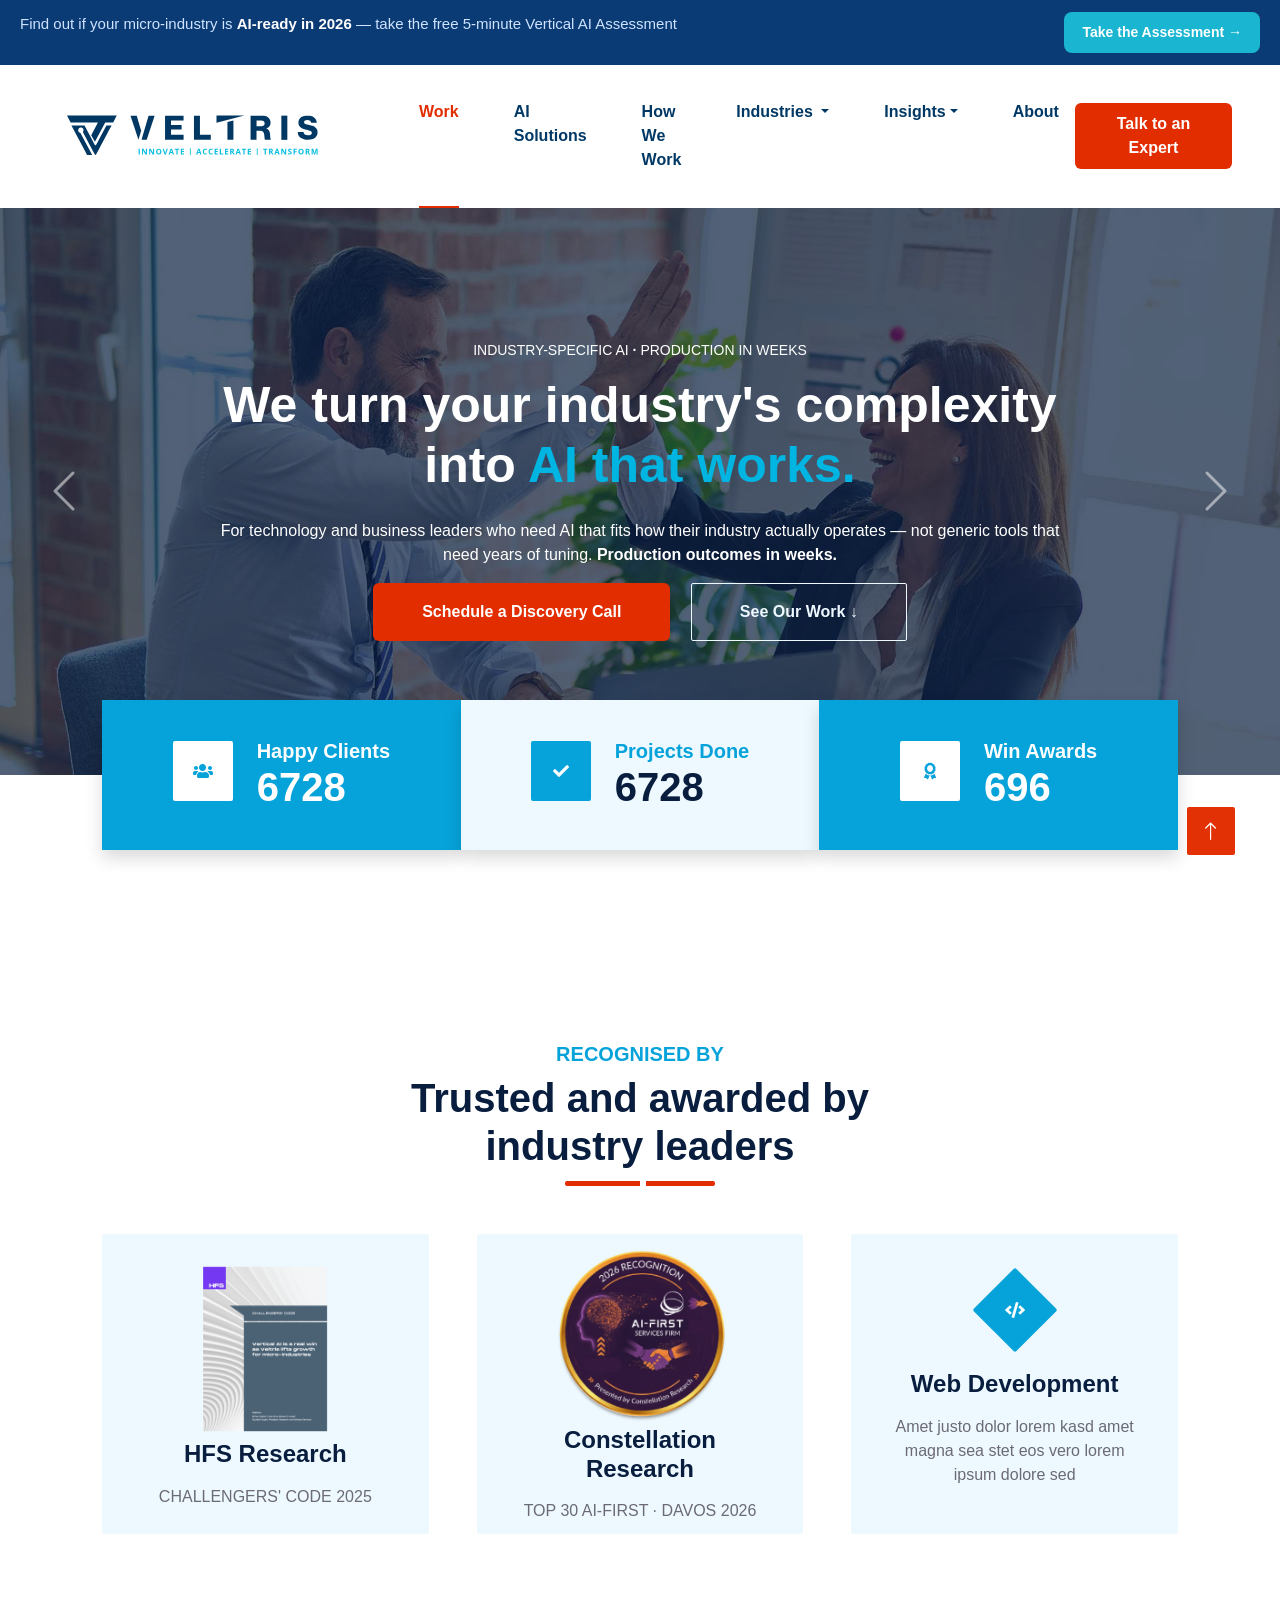
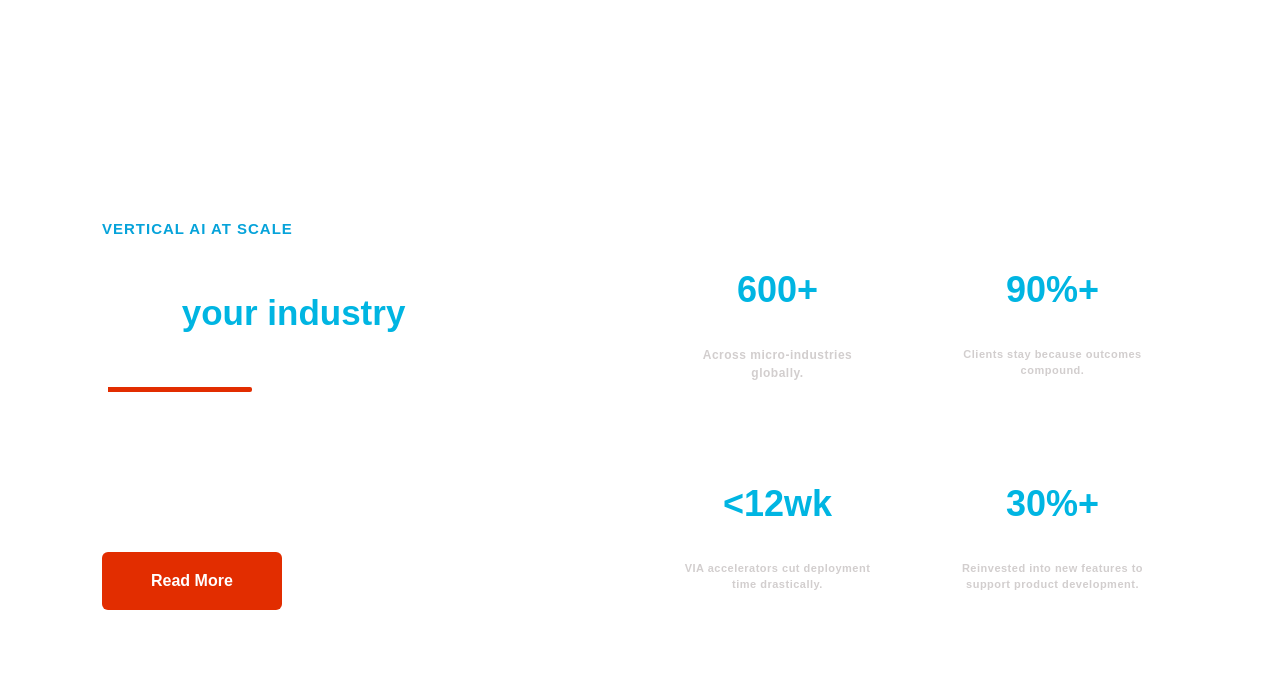
<file: Veltris_website_redesign/index.html>
<!DOCTYPE html>
<html lang="en">

<head>
    <meta charset="utf-8">
    <title>Veltris.com</title>
    <meta content="width=device-width, initial-scale=1.0" name="viewport">
    <meta content="Free HTML Templates" name="keywords">
    <meta content="Free HTML Templates" name="description">

    <!-- Favicon -->
    <link href="img/favicon.ico" rel="icon">

    <!-- Google Web Fonts -->
    <link rel="preconnect" href="https://fonts.googleapis.com">
    <link rel="preconnect" href="https://fonts.gstatic.com" crossorigin>
    <link href="https://fonts.googleapis.com/css2?family=Nunito:wght@400;600;700;800&family=Rubik:wght@400;500;600;700&display=swap" rel="stylesheet">

    <!-- Icon Font Stylesheet -->
    <link href="https://cdnjs.cloudflare.com/ajax/libs/font-awesome/5.10.0/css/all.min.css" rel="stylesheet">
    <link href="https://cdn.jsdelivr.net/npm/bootstrap-icons@1.4.1/font/bootstrap-icons.css" rel="stylesheet">

    <!-- Libraries Stylesheet -->
    <link href="lib/owlcarousel/assets/owl.carousel.min.css" rel="stylesheet">
    <link href="lib/animate/animate.min.css" rel="stylesheet">

    <!-- Customized Bootstrap Stylesheet -->
    <link href="css/bootstrap.min.css" rel="stylesheet">

    <!-- Template Stylesheet -->
    <link href="css/style.css" rel="stylesheet">
</head>

<body>
    <!-- Spinner Start -->
    <div id="spinner" class="show bg-white position-fixed translate-middle w-100 vh-100 top-50 start-50 d-flex align-items-center justify-content-center">
        <div class="spinner"></div>
    </div>
    <!-- Spinner End -->


    <!-- Topbar Start -->

    <!-- Topbar Start -->
    
    <!--<div class="container-fluid bg-dark px-5 d-none d-lg-block">
        <div class="row gx-0">
            <div class="col-lg-8 text-center text-lg-start mb-2 mb-lg-0">
                <div class="d-inline-flex align-items-center" style="height: 45px;">
                    <small class="me-3 text-light"><i class="fa fa-map-marker-alt me-2"></i>123 Street, New York, USA</small>
                    <small class="me-3 text-light"><i class="fa fa-phone-alt me-2"></i>+012 345 6789</small>
                    <small class="text-light"><i class="fa fa-envelope-open me-2"></i>info@example.com</small>
                </div>
            </div>
            <div class="col-lg-4 text-center text-lg-end">
                <div class="d-inline-flex align-items-center" style="height: 45px;">
                    <a class="btn btn-sm btn-outline-light btn-sm-square rounded-circle me-2" href=""><i class="fab fa-twitter fw-normal"></i></a>
                    <a class="btn btn-sm btn-outline-light btn-sm-square rounded-circle me-2" href=""><i class="fab fa-facebook-f fw-normal"></i></a>
                    <a class="btn btn-sm btn-outline-light btn-sm-square rounded-circle me-2" href=""><i class="fab fa-linkedin-in fw-normal"></i></a>
                    <a class="btn btn-sm btn-outline-light btn-sm-square rounded-circle me-2" href=""><i class="fab fa-instagram fw-normal"></i></a>
                    <a class="btn btn-sm btn-outline-light btn-sm-square rounded-circle" href=""><i class="fab fa-youtube fw-normal"></i></a>
                </div>
            </div>
        </div>
    </div>-->
    
     
   <div class="top-banner" id="topBanner">
  <div class="banner-content">
    
    <p>
      Find out if your micro-industry is 
      <strong>AI-ready in 2026</strong> — take the free 5-minute Vertical AI Assessment
    </p>
    
    <div class="banner-actions">
      <a href="#" class="banner-btn">Take the Assessment →</a>
    </div>
  </div>
</div>

    <!-- Topbar End -->


    <!-- Navbar & Carousel Start -->
    <div class="container-fluid position-relative p-0">
     
           
        <nav class="navbar navbar-expand-lg navbar-dark px-5 py-3 py-lg-0">
                <a href="index.html" class="navbar-brand p-0">
                <img src="assets/images/header/logo.svg" alt="Veltris">
            </a>
            <button class="navbar-toggler" type="button" data-bs-toggle="collapse" data-bs-target="#navbarCollapse">
                <span class="fa fa-bars"></span>
            </button>
            <div class="collapse navbar-collapse" id="navbarCollapse">
                <div class="navbar-nav ms-auto py-0">
                    <a href="index.html" class="nav-item nav-link active">Work</a>
                    <a href="#" class="nav-item nav-link">AI Solutions</a>
                    <a href="#" class="nav-item nav-link">How We Work</a>
                    <div class="nav-item dropdown">
                        <a href="#" class="nav-link dropdown-toggle" data-bs-toggle="dropdown">Industries </a>
                        <div class="dropdown-menu m-0">
                            <a href="#" class="dropdown-item">Healthcare</a>
                            <a href="#" class="dropdown-item">Finance</a>
                            <a href="#" class="dropdown-item">Retail</a>
                        </div>
                    </div>
                    <div class="nav-item dropdown">
                        <a href="#" class="nav-link dropdown-toggle" data-bs-toggle="dropdown">Insights</a>
                        <div class="dropdown-menu m-0">
                            <a href="#" class="dropdown-item">Blogs</a>
                            <a href="#" class="dropdown-item">Case Studies</a>
                            <a href="#" class="dropdown-item">Guide</a>
                            <a href="#" class="dropdown-item">White Paper</a>
                        </div>
                    </div>
                    <a href="#" class="nav-item nav-link">About</a>
                </div>
                <!--<butaton type="button" class="btn text-primary ms-3" data-bs-toggle="modal" data-bs-target="#searchModal"><i class="fa fa-search"></i></butaton>-->
                <a href="#" class="btn btn-primary py-2 px-4 ms-3">Talk to an Expert</a>
            </div>
        </nav>

        <div id="header-carousel" class="carousel slide carousel-fade" data-bs-ride="carousel">
            <div class="carousel-inner">
                <div class="carousel-item active">
                    <img class="w-100" src="img/carousel-1.jpg" alt="Image">
                    <div class="carousel-caption d-flex flex-column align-items-center justify-content-center">
                        <div class="p-3" style="max-width: 900px;">
                            <h5 class="text-white text-uppercase mb-3 animated slideInDown">Industry-Specific AI <strong>·</strong> Production in Weeks</h5>
                            <h1 class="display-1 text-white mb-md-4 animated zoomIn">We turn your industry's complexity into <span>AI that works.</span></h1>
                            <p>For technology and business leaders who need AI that fits how their industry actually operates — not generic tools that need years of tuning. <strong>Production outcomes in weeks.</strong></p>
                            <a href="#" class="btn btn-primary py-md-3 px-md-5 me-3 animated slideInLeft">Schedule a Discovery Call</a>
                            <a href="" class="btn btn-outline-light py-md-3 px-md-5 animated slideInRight">See Our Work ↓</a>
                        </div>
                    </div>
                </div>
                <div class="carousel-item">
                    <img class="w-100" src="img/carousel-2.jpg" alt="Image">
                    <div class="carousel-caption d-flex flex-column align-items-center justify-content-center">
                        <div class="p-3" style="max-width: 900px;">
                            <h5 class="text-white text-uppercase mb-3 animated slideInDown">Creative & Innovative</h5>
                            <h1 class="display-1 text-white mb-md-4 animated zoomIn">Creative & Innovative Digital Solution</h1>
                            <a href="#" class="btn btn-primary py-md-3 px-md-5 me-3 animated slideInLeft">Schedule a Discovery Call</a>
                            <a href="" class="btn btn-outline-light py-md-3 px-md-5 animated slideInRight">See Our Work ↓</a>
                        </div>
                    </div>
                </div>
            </div>
            <button class="carousel-control-prev" type="button" data-bs-target="#header-carousel"
                data-bs-slide="prev">
                <span class="carousel-control-prev-icon" aria-hidden="true"></span>
                <span class="visually-hidden">Previous</span>
            </button>
            <button class="carousel-control-next" type="button" data-bs-target="#header-carousel"
                data-bs-slide="next">
                <span class="carousel-control-next-icon" aria-hidden="true"></span>
                <span class="visually-hidden">Next</span>
            </button>
            
        </div>
    </div>
    <!-- Navbar & Carousel End -->


    <!-- Full Screen Search Start -->
    <!--<div class="modal fade" id="searchModal" tabindex="-1">
        <div class="modal-dialog modal-fullscreen">
            <div class="modal-content" style="background: rgba(9, 30, 62, .7);">
                <div class="modal-header border-0">
                    <button type="button" class="btn bg-white btn-close" data-bs-dismiss="modal" aria-label="Close"></button>
                </div>
                <div class="modal-body d-flex align-items-center justify-content-center">
                    <div class="input-group" style="max-width: 600px;">
                        <input type="text" class="form-control bg-transparent border-primary p-3" placeholder="Type search keyword">
                        <button class="btn btn-primary px-4"><i class="bi bi-search"></i></button>
                    </div>
                </div>
            </div>
        </div>
    </div>-->
    <!-- Full Screen Search End -->


    <!-- Facts Start -->
    <div class="container-fluid facts py-5 pt-lg-0">
        <div class="container py-5 pt-lg-0">
            <div class="row gx-0">
                <div class="col-lg-4 wow zoomIn" data-wow-delay="0.1s">
                    <div class="bg-primary shadow d-flex align-items-center justify-content-center p-4" style="height: 150px;">
                        <div class="bg-white d-flex align-items-center justify-content-center rounded mb-2" style="width: 60px; height: 60px;">
                            <i class="fa fa-users text-primary"></i>
                        </div>
                        <div class="ps-4">
                            <h5 class="text-white mb-0">Happy Clients</h5>
                            <h1 class="text-white mb-0" data-toggle="counter-up">12345</h1>
                        </div>
                    </div>
                </div>
                <div class="col-lg-4 wow zoomIn" data-wow-delay="0.3s">
                    <div class="bg-light shadow d-flex align-items-center justify-content-center p-4" style="height: 150px;">
                        <div class="bg-primary d-flex align-items-center justify-content-center rounded mb-2" style="width: 60px; height: 60px;">
                            <i class="fa fa-check text-white"></i>
                        </div>
                        <div class="ps-4">
                            <h5 class="text-primary mb-0">Projects Done</h5>
                            <h1 class="mb-0" data-toggle="counter-up">12345</h1>
                        </div>
                    </div>
                </div>
                <div class="col-lg-4 wow zoomIn" data-wow-delay="0.6s">
                    <div class="bg-primary shadow d-flex align-items-center justify-content-center p-4" style="height: 150px;">
                        <div class="bg-white d-flex align-items-center justify-content-center rounded mb-2" style="width: 60px; height: 60px;">
                            <i class="fa fa-award text-primary"></i>
                        </div>
                        <div class="ps-4">
                            <h5 class="text-white mb-0">Win Awards</h5>
                            <h1 class="text-white mb-0" data-toggle="counter-up">1289</h1>
                        </div>
                    </div>
                </div>
            </div>
        </div>
    </div>
    <!-- Facts Start -->


<!-- Recognised Start -->
    <div class="container-fluid py-5 wow fadeInUp" data-wow-delay="0.1s">
        <div class="container py-5">
            <div class="section-title text-center position-relative pb-3 mb-5 mx-auto" style="max-width: 600px;">
                <h5 class="fw-bold text-primary text-uppercase">Recognised by</h5>
                <h1 class="mb-0">Trusted and awarded by industry leaders</h1>
            </div>
            <div class="row g-5">
                <div class="col-lg-4 col-md-6 wow zoomIn" data-wow-delay="0.3s">
                    <div class="service-item bg-light rounded d-flex flex-column align-items-center justify-content-center text-center">
                        <div class="award-img">
                            <img src="img/HFS Research.png" alt="Award 1">
                        </div>
                        
                        <h4 class="mb-3">HFS Research</h4>
                        <p class="m-0">CHALLENGERS' CODE 2025</p>
                        <a class="btn btn-lg btn-primary rounded" href="">
                            <i class="bi bi-arrow-right"></i>
                        </a>
                    </div>
                </div>
                <div class="col-lg-4 col-md-6 wow zoomIn" data-wow-delay="0.6s">
                    <div class="service-item bg-light rounded d-flex flex-column align-items-center justify-content-center text-center">
                        <div class="award-img">
                            <img src="img/Constellation Research.png" alt="Award 2">
                        </div>
                        <h4 class="mb-3">Constellation Research</h4>
                        <p class="m-0">TOP 30 AI-FIRST · DAVOS 2026</p>
                        <a class="btn btn-lg btn-primary rounded" href="">
                            <i class="bi bi-arrow-right"></i>
                        </a>
                    </div>
                </div>
                <div class="col-lg-4 col-md-6 wow zoomIn" data-wow-delay="0.9s">
                    <div class="service-item bg-light rounded d-flex flex-column align-items-center justify-content-center text-center">
                        <div class="service-icon">
                            <i class="fa fa-code text-white"></i>
                        </div>
                        <h4 class="mb-3">Web Development</h4>
                        <p class="m-0">Amet justo dolor lorem kasd amet magna sea stet eos vero lorem ipsum dolore sed</p>
                        <a class="btn btn-lg btn-primary rounded" href="">
                            <i class="bi bi-arrow-right"></i>
                        </a>
                    </div>
                </div>
            </div>
        </div>
    </div>
    <!-- Recognised Start -->



<div class="fun-facts container-fluid py-5 wow fadeInUp" data-wow-delay="0.1s">
      <div class="container">
        <div class="row">
          <div class="col-md-6">
            <div class="left-content">
                <div class="section-title position-relative pb-3 mb-5">
                <span class="fw-bold text-primary text-uppercase">Vertical AI at Scale</span>
              <h2 class="mb-0">The AI partner that knows how <strong>your industry</strong> actually works.</h2>
                </div>
              
              <p class="mb-4">We don't build generic AI. We engineer domain-specific agents directly into the workflows that drive revenue — in healthcare, telecom, dental, manufacturing, and more.</p>
              <a href="" class="btn btn-primary py-3 px-5 mt-3 wow zoomIn" data-wow-delay="0.9s">Read More</a>
            </div>
          </div>
          <div class="col-md-6 align-self-center">
            <div class="row">
              <div class="col-md-6">
                <div class="count-area-content">
                  <div class="count-digit">600+</div>
                  <div class="count-title">Projects Delivered
                    <p style="    font-size: 12px;color: #d2cece;margin-bottom: 0px;">Across micro-industries globally.</p>
                  </div>
                </div>
              </div>
              <div class="col-md-6">
                <div class="count-area-content">
                  <div class="count-digit">90%+</div>
                  <div class="count-title">Customer Retention
                    <p style="    font-size: 11px;color: #d2cece;margin-bottom: 0px;">Clients stay because outcomes compound.</p>
                  </div>
                </div>
              </div>
              <div class="col-md-6">
                <div class="count-area-content">
                  <div class="count-digit"><12wk</div>
                  <div class="count-title">Time to Production
                    <p style="    font-size: 11px;color: #d2cece;margin-bottom: 0px;">VIA accelerators cut deployment time drastically.</p>
                  </div>
                </div>
              </div>
              <div class="col-md-6">
                <div class="count-area-content">
                  <div class="count-digit">30%+</div>
                  <div class="count-title">Efficiency Gains
                    <p style="    font-size: 11px;color: #d2cece;margin-bottom: 0px;">Reinvested into new features to support product development.</p>
                  </div>
                </div>
              </div>
            </div>
          </div>
        </div>
      </div>
    </div>









    <!-- About Start -->
    <!--<div class="container-fluid py-5 wow fadeInUp" data-wow-delay="0.1s" style="background: #f7f9fc;">
        <div class="container py-5">
            <div class="row g-5">
                <div class="col-lg-7">
                    <div class="section-title position-relative pb-3 mb-5">
                        <h5 class="fw-bold text-primary text-uppercase">Vertical AI at Scale</h5>
                        <h1 class="mb-0">The AI partner that knows how <strong>your industry</strong> actually works.</h1>
                    </div>
                    <p class="mb-4">We don't build generic AI. We engineer domain-specific agents directly into the workflows that drive revenue — in healthcare, telecom, dental, manufacturing, and more.</p>-->
                    <!--<div class="row g-0 mb-3">
                        <div class="col-sm-6 wow zoomIn" data-wow-delay="0.2s">
                            <h5 class="mb-3"><i class="fa fa-check text-primary me-3"></i>Award Winning</h5>
                            <h5 class="mb-3"><i class="fa fa-check text-primary me-3"></i>Professional Staff</h5>
                        </div>
                        <div class="col-sm-6 wow zoomIn" data-wow-delay="0.4s">
                            <h5 class="mb-3"><i class="fa fa-check text-primary me-3"></i>24/7 Support</h5>
                            <h5 class="mb-3"><i class="fa fa-check text-primary me-3"></i>Fair Prices</h5>
                        </div>
                    </div>
                    <div class="d-flex align-items-center mb-4 wow fadeIn" data-wow-delay="0.6s">
                        <div class="bg-primary d-flex align-items-center justify-content-center rounded" style="width: 60px; height: 60px;">
                            <i class="fa fa-phone-alt text-white"></i>
                        </div>
                        <div class="ps-4">
                            <h5 class="mb-2">Call to ask any question</h5>
                            <h4 class="text-primary mb-0">+012 345 6789</h4>
                        </div>
                    </div>-->
                    <!--<a href="#" class="btn btn-primary py-3 px-5 mt-3 wow zoomIn" data-wow-delay="0.9s">Read More</a>
                </div>
                <div class="col-lg-5" style="min-height: 500px;">
                    <div class="position-relative h-100">
                        <div class="col-lg-4 wow zoomIn" data-wow-delay="0.1s" style="padding: 20px;">
                    <div class="bg-primary shadow d-flex align-items-center justify-content-center p-4" style="height: 125px; width: 200px;">
                        <div class="ps-4" >
                            
                            <h1 class="text-white mb-0" data-toggle="counter-up">600</h1>
                            <h5 class="text-white mb-0" style="font-size: 14px;">Projects Delivered</h5>
                            <p >Across micro-industries globally.</p>
                        </div>
                    </div>
                </div>

                <div class="col-lg-4 wow zoomIn" data-wow-delay="0.1s"style="padding: 20px;">
                    <div class="bg-primary shadow d-flex align-items-center justify-content-center p-4" style="height: 125px; width: 200px;">
                        <div class="ps-4" style="padding-left: 0px!important;">
                            
                            <h1 class="text-white mb-0" data-toggle="counter-up">600</h1>
                            <h5 class="text-white mb-0" style="font-size: 14px;">Projects Delivered</h5>
                            <p style="font-size: 12px;color: #e9e6e6;">Across micro-industries globally.</p>
                        </div>
                    </div>
                </div>
                
            </div>-->
                
                <!--<div class="col-lg-5" style="min-height: 500px;">
                    <div class="position-relative h-100">
                        <img class="position-absolute w-100 h-100 rounded wow zoomIn" data-wow-delay="0.9s" src="img/about.jpg" style="object-fit: cover;">
                    </div>-->
                <!--</div>
            </div>
        </div>
    </div>-->
    <!-- About End -->


    <!-- Features Start -->
   <!-- <div class="container-fluid py-5 wow fadeInUp" data-wow-delay="0.1s">
        <div class="container py-5">
            <div class="section-title text-center position-relative pb-3 mb-5 mx-auto" style="max-width: 600px;">
                <h5 class="fw-bold text-primary text-uppercase">Why Choose Us</h5>
                <h1 class="mb-0">We Are Here to Grow Your Business Exponentially</h1>
            </div>
            <div class="row g-5">
                <div class="col-lg-4">
                    <div class="row g-5">
                        <div class="col-12 wow zoomIn" data-wow-delay="0.2s">
                            <div class="bg-primary rounded d-flex align-items-center justify-content-center mb-3" style="width: 60px; height: 60px;">
                                <i class="fa fa-cubes text-white"></i>
                            </div>
                            <h4>Best In Industry</h4>
                            <p class="mb-0">Magna sea eos sit dolor, ipsum amet lorem diam dolor eos et diam dolor</p>
                        </div>
                        <div class="col-12 wow zoomIn" data-wow-delay="0.6s">
                            <div class="bg-primary rounded d-flex align-items-center justify-content-center mb-3" style="width: 60px; height: 60px;">
                                <i class="fa fa-award text-white"></i>
                            </div>
                            <h4>Award Winning</h4>
                            <p class="mb-0">Magna sea eos sit dolor, ipsum amet lorem diam dolor eos et diam dolor</p>
                        </div>
                    </div>
                </div>
                <div class="col-lg-4  wow zoomIn" data-wow-delay="0.9s" style="min-height: 350px;">
                    <div class="position-relative h-100">
                        <img class="position-absolute w-100 h-100 rounded wow zoomIn" data-wow-delay="0.1s" src="img/feature.jpg" style="object-fit: cover;">
                    </div>
                </div>
                <div class="col-lg-4">
                    <div class="row g-5">
                        <div class="col-12 wow zoomIn" data-wow-delay="0.4s">
                            <div class="bg-primary rounded d-flex align-items-center justify-content-center mb-3" style="width: 60px; height: 60px;">
                                <i class="fa fa-users-cog text-white"></i>
                            </div>
                            <h4>Professional Staff</h4>
                            <p class="mb-0">Magna sea eos sit dolor, ipsum amet lorem diam dolor eos et diam dolor</p>
                        </div>
                        <div class="col-12 wow zoomIn" data-wow-delay="0.8s">
                            <div class="bg-primary rounded d-flex align-items-center justify-content-center mb-3" style="width: 60px; height: 60px;">
                                <i class="fa fa-phone-alt text-white"></i>
                            </div>
                            <h4>24/7 Support</h4>
                            <p class="mb-0">Magna sea eos sit dolor, ipsum amet lorem diam dolor eos et diam dolor</p>
                        </div>
                    </div>
                </div>
            </div>
        </div>
    </div>-->
    <!-- Features Start -->


    <!-- Service Start -->
    <!--<div class="container-fluid py-5 wow fadeInUp" data-wow-delay="0.1s">
        <div class="container py-5">
            <div class="section-title text-center position-relative pb-3 mb-5 mx-auto" style="max-width: 600px;">
                <h5 class="fw-bold text-primary text-uppercase">Our Services</h5>
                <h1 class="mb-0">Custom IT Solutions for Your Successful Business</h1>
            </div>
            <div class="row g-5">
                <div class="col-lg-4 col-md-6 wow zoomIn" data-wow-delay="0.3s">
                    <div class="service-item bg-light rounded d-flex flex-column align-items-center justify-content-center text-center">
                        <div class="service-icon">
                            <i class="fa fa-shield-alt text-white"></i>
                        </div>
                        <h4 class="mb-3">Cyber Security</h4>
                        <p class="m-0">Amet justo dolor lorem kasd amet magna sea stet eos vero lorem ipsum dolore sed</p>
                        <a class="btn btn-lg btn-primary rounded" href="">
                            <i class="bi bi-arrow-right"></i>
                        </a>
                    </div>
                </div>
                <div class="col-lg-4 col-md-6 wow zoomIn" data-wow-delay="0.6s">
                    <div class="service-item bg-light rounded d-flex flex-column align-items-center justify-content-center text-center">
                        <div class="service-icon">
                            <i class="fa fa-chart-pie text-white"></i>
                        </div>
                        <h4 class="mb-3">Data Analytics</h4>
                        <p class="m-0">Amet justo dolor lorem kasd amet magna sea stet eos vero lorem ipsum dolore sed</p>
                        <a class="btn btn-lg btn-primary rounded" href="">
                            <i class="bi bi-arrow-right"></i>
                        </a>
                    </div>
                </div>
                <div class="col-lg-4 col-md-6 wow zoomIn" data-wow-delay="0.9s">
                    <div class="service-item bg-light rounded d-flex flex-column align-items-center justify-content-center text-center">
                        <div class="service-icon">
                            <i class="fa fa-code text-white"></i>
                        </div>
                        <h4 class="mb-3">Web Development</h4>
                        <p class="m-0">Amet justo dolor lorem kasd amet magna sea stet eos vero lorem ipsum dolore sed</p>
                        <a class="btn btn-lg btn-primary rounded" href="">
                            <i class="bi bi-arrow-right"></i>
                        </a>
                    </div>
                </div>
                <div class="col-lg-4 col-md-6 wow zoomIn" data-wow-delay="0.3s">
                    <div class="service-item bg-light rounded d-flex flex-column align-items-center justify-content-center text-center">
                        <div class="service-icon">
                            <i class="fab fa-android text-white"></i>
                        </div>
                        <h4 class="mb-3">Apps Development</h4>
                        <p class="m-0">Amet justo dolor lorem kasd amet magna sea stet eos vero lorem ipsum dolore sed</p>
                        <a class="btn btn-lg btn-primary rounded" href="">
                            <i class="bi bi-arrow-right"></i>
                        </a>
                    </div>
                </div>
                <div class="col-lg-4 col-md-6 wow zoomIn" data-wow-delay="0.6s">
                    <div class="service-item bg-light rounded d-flex flex-column align-items-center justify-content-center text-center">
                        <div class="service-icon">
                            <i class="fa fa-search text-white"></i>
                        </div>
                        <h4 class="mb-3">SEO Optimization</h4>
                        <p class="m-0">Amet justo dolor lorem kasd amet magna sea stet eos vero lorem ipsum dolore sed</p>
                        <a class="btn btn-lg btn-primary rounded" href="">
                            <i class="bi bi-arrow-right"></i>
                        </a>
                    </div>
                </div>
                <div class="col-lg-4 col-md-6 wow zoomIn" data-wow-delay="0.9s">
                    <div class="position-relative bg-primary rounded h-100 d-flex flex-column align-items-center justify-content-center text-center p-5">
                        <h3 class="text-white mb-3">Call Us For Quote</h3>
                        <p class="text-white mb-3">Clita ipsum magna kasd rebum at ipsum amet dolor justo dolor est magna stet eirmod</p>
                        <h2 class="text-white mb-0">+012 345 6789</h2>
                    </div>
                </div>
            </div>
        </div>
    </div>-->
    <!-- Service End -->


    <!-- Pricing Plan Start -->
   <!-- <div class="container-fluid py-5 wow fadeInUp" data-wow-delay="0.1s">
        <div class="container py-5">
            <div class="section-title text-center position-relative pb-3 mb-5 mx-auto" style="max-width: 600px;">
                <h5 class="fw-bold text-primary text-uppercase">Pricing Plans</h5>
                <h1 class="mb-0">We are Offering Competitive Prices for Our Clients</h1>
            </div>
            <div class="row g-0">
                <div class="col-lg-4 wow slideInUp" data-wow-delay="0.6s">
                    <div class="bg-light rounded">
                        <div class="border-bottom py-4 px-5 mb-4">
                            <h4 class="text-primary mb-1">Basic Plan</h4>
                            <small class="text-uppercase">For Small Size Business</small>
                        </div>
                        <div class="p-5 pt-0">
                            <h1 class="display-5 mb-3">
                                <small class="align-top" style="font-size: 22px; line-height: 45px;">$</small>49.00<small
                                    class="align-bottom" style="font-size: 16px; line-height: 40px;">/ Month</small>
                            </h1>
                            <div class="d-flex justify-content-between mb-3"><span>HTML5 & CSS3</span><i class="fa fa-check text-primary pt-1"></i></div>
                            <div class="d-flex justify-content-between mb-3"><span>Bootstrap v5</span><i class="fa fa-check text-primary pt-1"></i></div>
                            <div class="d-flex justify-content-between mb-3"><span>Responsive Layout</span><i class="fa fa-times text-danger pt-1"></i></div>
                            <div class="d-flex justify-content-between mb-2"><span>Cross-browser Support</span><i class="fa fa-times text-danger pt-1"></i></div>
                            <a href="" class="btn btn-primary py-2 px-4 mt-4">Order Now</a>
                        </div>
                    </div>
                </div>
                <div class="col-lg-4 wow slideInUp" data-wow-delay="0.3s">
                    <div class="bg-white rounded shadow position-relative" style="z-index: 1;">
                        <div class="border-bottom py-4 px-5 mb-4">
                            <h4 class="text-primary mb-1">Standard Plan</h4>
                            <small class="text-uppercase">For Medium Size Business</small>
                        </div>
                        <div class="p-5 pt-0">
                            <h1 class="display-5 mb-3">
                                <small class="align-top" style="font-size: 22px; line-height: 45px;">$</small>99.00<small
                                    class="align-bottom" style="font-size: 16px; line-height: 40px;">/ Month</small>
                            </h1>
                            <div class="d-flex justify-content-between mb-3"><span>HTML5 & CSS3</span><i class="fa fa-check text-primary pt-1"></i></div>
                            <div class="d-flex justify-content-between mb-3"><span>Bootstrap v5</span><i class="fa fa-check text-primary pt-1"></i></div>
                            <div class="d-flex justify-content-between mb-3"><span>Responsive Layout</span><i class="fa fa-check text-primary pt-1"></i></div>
                            <div class="d-flex justify-content-between mb-2"><span>Cross-browser Support</span><i class="fa fa-times text-danger pt-1"></i></div>
                            <a href="" class="btn btn-primary py-2 px-4 mt-4">Order Now</a>
                        </div>
                    </div>
                </div>
                <div class="col-lg-4 wow slideInUp" data-wow-delay="0.9s">
                    <div class="bg-light rounded">
                        <div class="border-bottom py-4 px-5 mb-4">
                            <h4 class="text-primary mb-1">Advanced Plan</h4>
                            <small class="text-uppercase">For Large Size Business</small>
                        </div>
                        <div class="p-5 pt-0">
                            <h1 class="display-5 mb-3">
                                <small class="align-top" style="font-size: 22px; line-height: 45px;">$</small>149.00<small
                                    class="align-bottom" style="font-size: 16px; line-height: 40px;">/ Month</small>
                            </h1>
                            <div class="d-flex justify-content-between mb-3"><span>HTML5 & CSS3</span><i class="fa fa-check text-primary pt-1"></i></div>
                            <div class="d-flex justify-content-between mb-3"><span>Bootstrap v5</span><i class="fa fa-check text-primary pt-1"></i></div>
                            <div class="d-flex justify-content-between mb-3"><span>Responsive Layout</span><i class="fa fa-check text-primary pt-1"></i></div>
                            <div class="d-flex justify-content-between mb-2"><span>Cross-browser Support</span><i class="fa fa-check text-primary pt-1"></i></div>
                            <a href="" class="btn btn-primary py-2 px-4 mt-4">Order Now</a>
                        </div>
                    </div>
                </div>
            </div>
        </div>
    </div>-->
    <!-- Pricing Plan End -->


    <!-- Quote Start -->
    <!--<div class="container-fluid py-5 wow fadeInUp" data-wow-delay="0.1s">
        <div class="container py-5">
            <div class="row g-5">
                <div class="col-lg-7">
                    <div class="section-title position-relative pb-3 mb-5">
                        <h5 class="fw-bold text-primary text-uppercase">Request A Quote</h5>
                        <h1 class="mb-0">Need A Free Quote? Please Feel Free to Contact Us</h1>
                    </div>
                    <div class="row gx-3">
                        <div class="col-sm-6 wow zoomIn" data-wow-delay="0.2s">
                            <h5 class="mb-4"><i class="fa fa-reply text-primary me-3"></i>Reply within 24 hours</h5>
                        </div>
                        <div class="col-sm-6 wow zoomIn" data-wow-delay="0.4s">
                            <h5 class="mb-4"><i class="fa fa-phone-alt text-primary me-3"></i>24 hrs telephone support</h5>
                        </div>
                    </div>
                    <p class="mb-4">Eirmod sed tempor lorem ut dolores. Aliquyam sit sadipscing kasd ipsum. Dolor ea et dolore et at sea ea at dolor, justo ipsum duo rebum sea invidunt voluptua. Eos vero eos vero ea et dolore eirmod et. Dolores diam duo invidunt lorem. Elitr ut dolores magna sit. Sea dolore sanctus sed et. Takimata takimata sanctus sed.</p>
                    <div class="d-flex align-items-center mt-2 wow zoomIn" data-wow-delay="0.6s">
                        <div class="bg-primary d-flex align-items-center justify-content-center rounded" style="width: 60px; height: 60px;">
                            <i class="fa fa-phone-alt text-white"></i>
                        </div>
                        <div class="ps-4">
                            <h5 class="mb-2">Call to ask any question</h5>
                            <h4 class="text-primary mb-0">+012 345 6789</h4>
                        </div>
                    </div>
                </div>
                <div class="col-lg-5">
                    <div class="bg-primary rounded h-100 d-flex align-items-center p-5 wow zoomIn" data-wow-delay="0.9s">
                        <form>
                            <div class="row g-3">
                                <div class="col-xl-12">
                                    <input type="text" class="form-control bg-light border-0" placeholder="Your Name" style="height: 55px;">
                                </div>
                                <div class="col-12">
                                    <input type="email" class="form-control bg-light border-0" placeholder="Your Email" style="height: 55px;">
                                </div>
                                <div class="col-12">
                                    <select class="form-select bg-light border-0" style="height: 55px;">
                                        <option selected>Select A Service</option>
                                        <option value="1">Service 1</option>
                                        <option value="2">Service 2</option>
                                        <option value="3">Service 3</option>
                                    </select>
                                </div>
                                <div class="col-12">
                                    <textarea class="form-control bg-light border-0" rows="3" placeholder="Message"></textarea>
                                </div>
                                <div class="col-12">
                                    <button class="btn btn-dark w-100 py-3" type="submit">Request A Quote</button>
                                </div>
                            </div>
                        </form>
                    </div>
                </div>
            </div>
        </div>
    </div>-->
    <!-- Quote End -->


    <!-- Testimonial Start -->
    <!--<div class="container-fluid py-5 wow fadeInUp" data-wow-delay="0.1s">
        <div class="container py-5">
            <div class="section-title text-center position-relative pb-3 mb-4 mx-auto" style="max-width: 600px;">
                <h5 class="fw-bold text-primary text-uppercase">Testimonial</h5>
                <h1 class="mb-0">What Our Clients Say About Our Digital Services</h1>
            </div>
            <div class="owl-carousel testimonial-carousel wow fadeInUp" data-wow-delay="0.6s">
                <div class="testimonial-item bg-light my-4">
                    <div class="d-flex align-items-center border-bottom pt-5 pb-4 px-5">
                        <img class="img-fluid rounded" src="img/testimonial-1.jpg" style="width: 60px; height: 60px;" >
                        <div class="ps-4">
                            <h4 class="text-primary mb-1">Client Name</h4>
                            <small class="text-uppercase">Profession</small>
                        </div>
                    </div>
                    <div class="pt-4 pb-5 px-5">
                        Dolor et eos labore, stet justo sed est sed. Diam sed sed dolor stet amet eirmod eos labore diam
                    </div>
                </div>
                <div class="testimonial-item bg-light my-4">
                    <div class="d-flex align-items-center border-bottom pt-5 pb-4 px-5">
                        <img class="img-fluid rounded" src="img/testimonial-2.jpg" style="width: 60px; height: 60px;" >
                        <div class="ps-4">
                            <h4 class="text-primary mb-1">Client Name</h4>
                            <small class="text-uppercase">Profession</small>
                        </div>
                    </div>
                    <div class="pt-4 pb-5 px-5">
                        Dolor et eos labore, stet justo sed est sed. Diam sed sed dolor stet amet eirmod eos labore diam
                    </div>
                </div>
                <div class="testimonial-item bg-light my-4">
                    <div class="d-flex align-items-center border-bottom pt-5 pb-4 px-5">
                        <img class="img-fluid rounded" src="img/testimonial-3.jpg" style="width: 60px; height: 60px;" >
                        <div class="ps-4">
                            <h4 class="text-primary mb-1">Client Name</h4>
                            <small class="text-uppercase">Profession</small>
                        </div>
                    </div>
                    <div class="pt-4 pb-5 px-5">
                        Dolor et eos labore, stet justo sed est sed. Diam sed sed dolor stet amet eirmod eos labore diam
                    </div>
                </div>
                <div class="testimonial-item bg-light my-4">
                    <div class="d-flex align-items-center border-bottom pt-5 pb-4 px-5">
                        <img class="img-fluid rounded" src="img/testimonial-4.jpg" style="width: 60px; height: 60px;" >
                        <div class="ps-4">
                            <h4 class="text-primary mb-1">Client Name</h4>
                            <small class="text-uppercase">Profession</small>
                        </div>
                    </div>
                    <div class="pt-4 pb-5 px-5">
                        Dolor et eos labore, stet justo sed est sed. Diam sed sed dolor stet amet eirmod eos labore diam
                    </div>
                </div>
            </div>
        </div>
    </div>-->
    <!-- Testimonial End -->


    <!-- Team Start -->
    <!--<div class="container-fluid py-5 wow fadeInUp" data-wow-delay="0.1s">
        <div class="container py-5">
            <div class="section-title text-center position-relative pb-3 mb-5 mx-auto" style="max-width: 600px;">
                <h5 class="fw-bold text-primary text-uppercase">Team Members</h5>
                <h1 class="mb-0">Professional Stuffs Ready to Help Your Business</h1>
            </div>
            <div class="row g-5">
                <div class="col-lg-4 wow slideInUp" data-wow-delay="0.3s">
                    <div class="team-item bg-light rounded overflow-hidden">
                        <div class="team-img position-relative overflow-hidden">
                            <img class="img-fluid w-100" src="img/team-1.jpg" alt="">
                            <div class="team-social">
                                <a class="btn btn-lg btn-primary btn-lg-square rounded" href=""><i class="fab fa-twitter fw-normal"></i></a>
                                <a class="btn btn-lg btn-primary btn-lg-square rounded" href=""><i class="fab fa-facebook-f fw-normal"></i></a>
                                <a class="btn btn-lg btn-primary btn-lg-square rounded" href=""><i class="fab fa-instagram fw-normal"></i></a>
                                <a class="btn btn-lg btn-primary btn-lg-square rounded" href=""><i class="fab fa-linkedin-in fw-normal"></i></a>
                            </div>
                        </div>
                        <div class="text-center py-4">
                            <h4 class="text-primary">Full Name</h4>
                            <p class="text-uppercase m-0">Designation</p>
                        </div>
                    </div>
                </div>
                <div class="col-lg-4 wow slideInUp" data-wow-delay="0.6s">
                    <div class="team-item bg-light rounded overflow-hidden">
                        <div class="team-img position-relative overflow-hidden">
                            <img class="img-fluid w-100" src="img/team-2.jpg" alt="">
                            <div class="team-social">
                                <a class="btn btn-lg btn-primary btn-lg-square rounded" href=""><i class="fab fa-twitter fw-normal"></i></a>
                                <a class="btn btn-lg btn-primary btn-lg-square rounded" href=""><i class="fab fa-facebook-f fw-normal"></i></a>
                                <a class="btn btn-lg btn-primary btn-lg-square rounded" href=""><i class="fab fa-instagram fw-normal"></i></a>
                                <a class="btn btn-lg btn-primary btn-lg-square rounded" href=""><i class="fab fa-linkedin-in fw-normal"></i></a>
                            </div>
                        </div>
                        <div class="text-center py-4">
                            <h4 class="text-primary">Full Name</h4>
                            <p class="text-uppercase m-0">Designation</p>
                        </div>
                    </div>
                </div>
                <div class="col-lg-4 wow slideInUp" data-wow-delay="0.9s">
                    <div class="team-item bg-light rounded overflow-hidden">
                        <div class="team-img position-relative overflow-hidden">
                            <img class="img-fluid w-100" src="img/team-3.jpg" alt="">
                            <div class="team-social">
                                <a class="btn btn-lg btn-primary btn-lg-square rounded" href=""><i class="fab fa-twitter fw-normal"></i></a>
                                <a class="btn btn-lg btn-primary btn-lg-square rounded" href=""><i class="fab fa-facebook-f fw-normal"></i></a>
                                <a class="btn btn-lg btn-primary btn-lg-square rounded" href=""><i class="fab fa-instagram fw-normal"></i></a>
                                <a class="btn btn-lg btn-primary btn-lg-square rounded" href=""><i class="fab fa-linkedin-in fw-normal"></i></a>
                            </div>
                        </div>
                        <div class="text-center py-4">
                            <h4 class="text-primary">Full Name</h4>
                            <p class="text-uppercase m-0">Designation</p>
                        </div>
                    </div>
                </div>
            </div>
        </div>
    </div>-->
    <!-- Team End -->


    <!-- Blog Start -->
    <!--<div class="container-fluid py-5 wow fadeInUp" data-wow-delay="0.1s">
        <div class="container py-5">
            <div class="section-title text-center position-relative pb-3 mb-5 mx-auto" style="max-width: 600px;">
                <h5 class="fw-bold text-primary text-uppercase">Latest Blog</h5>
                <h1 class="mb-0">Read The Latest Articles from Our Blog Post</h1>
            </div>
            <div class="row g-5">
                <div class="col-lg-4 wow slideInUp" data-wow-delay="0.3s">
                    <div class="blog-item bg-light rounded overflow-hidden">
                        <div class="blog-img position-relative overflow-hidden">
                            <img class="img-fluid" src="img/blog-1.jpg" alt="">
                            <a class="position-absolute top-0 start-0 bg-primary text-white rounded-end mt-5 py-2 px-4" href="">Web Design</a>
                        </div>
                        <div class="p-4">
                            <div class="d-flex mb-3">
                                <small class="me-3"><i class="far fa-user text-primary me-2"></i>John Doe</small>
                                <small><i class="far fa-calendar-alt text-primary me-2"></i>01 Jan, 2045</small>
                            </div>
                            <h4 class="mb-3">How to build a website</h4>
                            <p>Dolor et eos labore stet justo sed est sed sed sed dolor stet amet</p>
                            <a class="text-uppercase" href="">Read More <i class="bi bi-arrow-right"></i></a>
                        </div>
                    </div>
                </div>
                <div class="col-lg-4 wow slideInUp" data-wow-delay="0.6s">
                    <div class="blog-item bg-light rounded overflow-hidden">
                        <div class="blog-img position-relative overflow-hidden">
                            <img class="img-fluid" src="img/blog-2.jpg" alt="">
                            <a class="position-absolute top-0 start-0 bg-primary text-white rounded-end mt-5 py-2 px-4" href="">Web Design</a>
                        </div>
                        <div class="p-4">
                            <div class="d-flex mb-3">
                                <small class="me-3"><i class="far fa-user text-primary me-2"></i>John Doe</small>
                                <small><i class="far fa-calendar-alt text-primary me-2"></i>01 Jan, 2045</small>
                            </div>
                            <h4 class="mb-3">How to build a website</h4>
                            <p>Dolor et eos labore stet justo sed est sed sed sed dolor stet amet</p>
                            <a class="text-uppercase" href="">Read More <i class="bi bi-arrow-right"></i></a>
                        </div>
                    </div>
                </div>
                <div class="col-lg-4 wow slideInUp" data-wow-delay="0.9s">
                    <div class="blog-item bg-light rounded overflow-hidden">
                        <div class="blog-img position-relative overflow-hidden">
                            <img class="img-fluid" src="img/blog-3.jpg" alt="">
                            <a class="position-absolute top-0 start-0 bg-primary text-white rounded-end mt-5 py-2 px-4" href="">Web Design</a>
                        </div>
                        <div class="p-4">
                            <div class="d-flex mb-3">
                                <small class="me-3"><i class="far fa-user text-primary me-2"></i>John Doe</small>
                                <small><i class="far fa-calendar-alt text-primary me-2"></i>01 Jan, 2045</small>
                            </div>
                            <h4 class="mb-3">How to build a website</h4>
                            <p>Dolor et eos labore stet justo sed est sed sed sed dolor stet amet</p>
                            <a class="text-uppercase" href="">Read More <i class="bi bi-arrow-right"></i></a>
                        </div>
                    </div>
                </div>
            </div>
        </div>
    </div>-->
    <!-- Blog Start -->


    <!-- Vendor Start -->
   <!-- <div class="container-fluid py-5 wow fadeInUp" data-wow-delay="0.1s">
        <div class="container py-5 mb-5">
            <div class="bg-white">
                <div class="owl-carousel vendor-carousel">
                    <img src="img/vendor-1.jpg" alt="">
                    <img src="img/vendor-2.jpg" alt="">
                    <img src="img/vendor-3.jpg" alt="">
                    <img src="img/vendor-4.jpg" alt="">
                    <img src="img/vendor-5.jpg" alt="">
                    <img src="img/vendor-6.jpg" alt="">
                    <img src="img/vendor-7.jpg" alt="">
                    <img src="img/vendor-8.jpg" alt="">
                    <img src="img/vendor-9.jpg" alt="">
                </div>
            </div>
        </div>
    </div>-->
    <!-- Vendor End -->
    

    <!-- Footer Start -->
    <!--<div class="container-fluid bg-dark text-light mt-5 wow fadeInUp" data-wow-delay="0.1s">
        <div class="container">
            <div class="row gx-5">
                <div class="col-lg-4 col-md-6 footer-about">
                    <div class="d-flex flex-column align-items-center justify-content-center text-center h-100 bg-primary p-4">
                        <a href="index.html" class="navbar-brand">
                            <img src="assets/images/header/Logo_white.svg" alt="Veltris" style="width: 100%;">
                        </a>
                        <p class="mt-3 mb-4">Lorem diam sit erat dolor elitr et, diam lorem justo amet clita stet eos sit. Elitr dolor duo lorem, elitr clita ipsum sea. Diam amet erat lorem stet eos. Diam amet et kasd eos duo.</p>
                        <form action="">
                            <div class="input-group">
                                <input type="text" class="form-control border-white p-3" placeholder="Your Email">
                                <button class="btn btn-dark">Sign Up</button>
                            </div>
                        </form>
                    </div>
                </div>
                <div class="col-lg-8 col-md-6">
                    <div class="row gx-5">
                        <div class="col-lg-4 col-md-12 pt-5 mb-5">
                            <div class="section-title section-title-sm position-relative pb-3 mb-4">
                                <h3 class="text-light mb-0">Get In Touch</h3>
                            </div>
                            <div class="d-flex mb-2">
                                <i class="bi bi-geo-alt text-primary me-2"></i>
                                <p class="mb-0">123 Street, New York, USA</p>
                            </div>
                            <div class="d-flex mb-2">
                                <i class="bi bi-envelope-open text-primary me-2"></i>
                                <p class="mb-0">info@example.com</p>
                            </div>
                            <div class="d-flex mb-2">
                                <i class="bi bi-telephone text-primary me-2"></i>
                                <p class="mb-0">+012 345 67890</p>
                            </div>
                            <div class="d-flex mt-4">
                                <a class="btn btn-primary btn-square me-2" href="#"><i class="fab fa-twitter fw-normal"></i></a>
                                <a class="btn btn-primary btn-square me-2" href="#"><i class="fab fa-facebook-f fw-normal"></i></a>
                                <a class="btn btn-primary btn-square me-2" href="#"><i class="fab fa-linkedin-in fw-normal"></i></a>
                                <a class="btn btn-primary btn-square" href="#"><i class="fab fa-instagram fw-normal"></i></a>
                            </div>
                        </div>
                        <div class="col-lg-4 col-md-12 pt-0 pt-lg-5 mb-5">
                            <div class="section-title section-title-sm position-relative pb-3 mb-4">
                                <h3 class="text-light mb-0">Quick Links</h3>
                            </div>
                            <div class="link-animated d-flex flex-column justify-content-start">
                                <a class="text-light mb-2" href="#"><i class="bi bi-arrow-right text-primary me-2"></i>Home</a>
                                <a class="text-light mb-2" href="#"><i class="bi bi-arrow-right text-primary me-2"></i>About Us</a>
                                <a class="text-light mb-2" href="#"><i class="bi bi-arrow-right text-primary me-2"></i>Our Services</a>
                                <a class="text-light mb-2" href="#"><i class="bi bi-arrow-right text-primary me-2"></i>Meet The Team</a>
                                <a class="text-light mb-2" href="#"><i class="bi bi-arrow-right text-primary me-2"></i>Latest Blog</a>
                                <a class="text-light" href="#"><i class="bi bi-arrow-right text-primary me-2"></i>Contact Us</a>
                            </div>
                        </div>
                        <div class="col-lg-4 col-md-12 pt-0 pt-lg-5 mb-5">
                            <div class="section-title section-title-sm position-relative pb-3 mb-4">
                                <h3 class="text-light mb-0">Popular Links</h3>
                            </div>
                            <div class="link-animated d-flex flex-column justify-content-start">
                                <a class="text-light mb-2" href="#"><i class="bi bi-arrow-right text-primary me-2"></i>Home</a>
                                <a class="text-light mb-2" href="#"><i class="bi bi-arrow-right text-primary me-2"></i>About Us</a>
                                <a class="text-light mb-2" href="#"><i class="bi bi-arrow-right text-primary me-2"></i>Our Services</a>
                                <a class="text-light mb-2" href="#"><i class="bi bi-arrow-right text-primary me-2"></i>Meet The Team</a>
                                <a class="text-light mb-2" href="#"><i class="bi bi-arrow-right text-primary me-2"></i>Latest Blog</a>
                                <a class="text-light" href="#"><i class="bi bi-arrow-right text-primary me-2"></i>Contact Us</a>
                            </div>
                        </div>
                    </div>
                </div>
            </div>
        </div>
    </div>
    <div class="container-fluid text-white" style="background: #061429;">
        <div class="container text-center">
            <div class="row justify-content-end">
                <div class="col-lg-8 col-md-6">
                    <div class="d-flex align-items-center justify-content-center" style="height: 75px;">
                        <p class="mb-0">&copy; <a class="text-white border-bottom" href="#">Copyright © 2026 Veltris.</a>. All Rights Reserved. -->
						
						<!--/*** This template is free as long as you keep the footer author’s credit link/attribution link/backlink. If you'd like to use the template without the footer author’s credit link/attribution link/backlink, you can purchase the Credit Removal License from "https://htmlcodex.com/credit-removal". Thank you for your support. ***/-->
						<!--Designed by <a class="text-white border-bottom" href="https://htmlcodex.com">HTML Codex</a></p>
                        <br>Distributed By: <a class="border-bottom" href="https://themewagon.com" target="_blank">ThemeWagon</a>-->
                    <!--</div>
                </div>
            </div>
        </div>
    </div>-->
    <!-- Footer End -->




    <script>
function closeBanner() {
  document.getElementById("topBanner").style.display = "none";
}
</script>

    <!-- Back to Top -->
    <a href="#" class="btn btn-lg btn-primary btn-lg-square rounded back-to-top"><i class="bi bi-arrow-up"></i></a>


    <!-- JavaScript Libraries -->
    <script src="https://code.jquery.com/jquery-3.4.1.min.js"></script>
    <script src="https://cdn.jsdelivr.net/npm/bootstrap@5.0.0/dist/js/bootstrap.bundle.min.js"></script>
    <script src="lib/wow/wow.min.js"></script>
    <script src="lib/easing/easing.min.js"></script>
    <script src="lib/waypoints/waypoints.min.js"></script>
    <script src="lib/counterup/counterup.min.js"></script>
    <script src="lib/owlcarousel/owl.carousel.min.js"></script>

    <!-- Template Javascript -->
    <script src="js/main.js"></script>
    


</body>

</html>
</file>
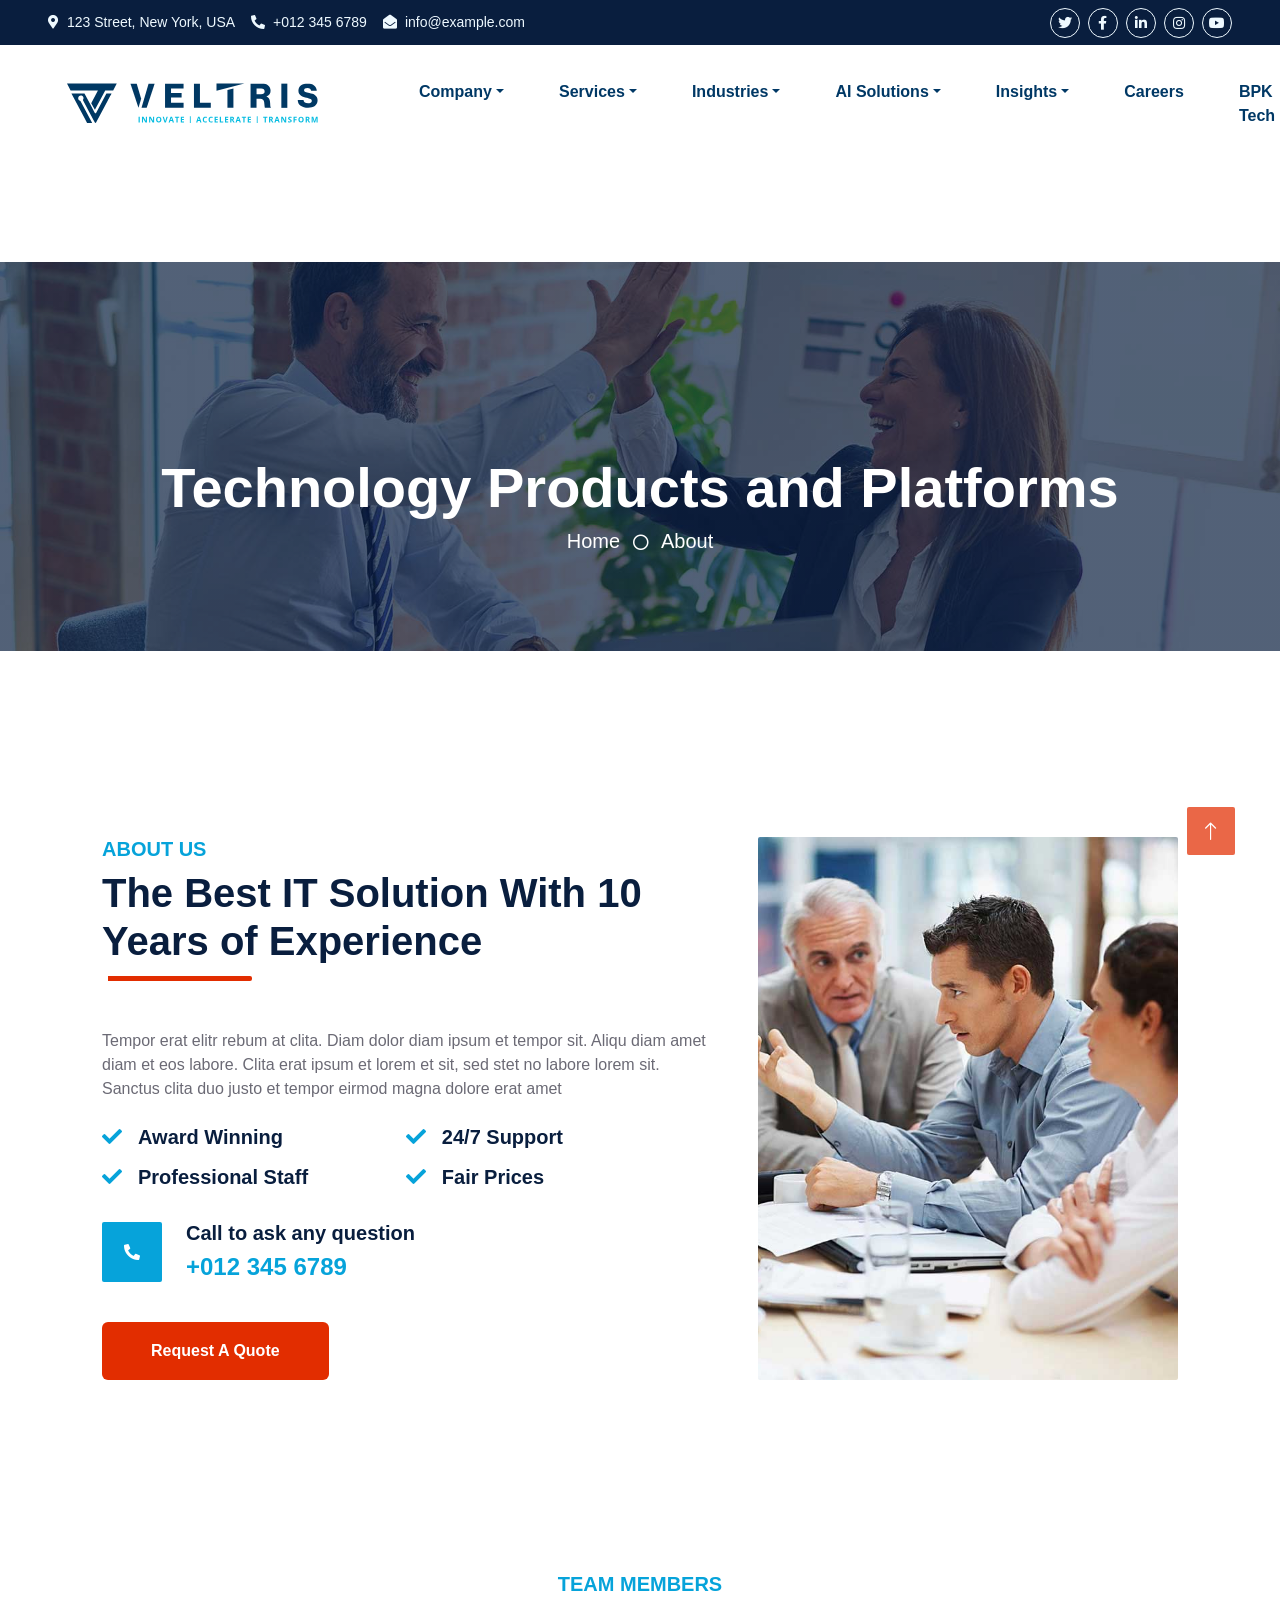
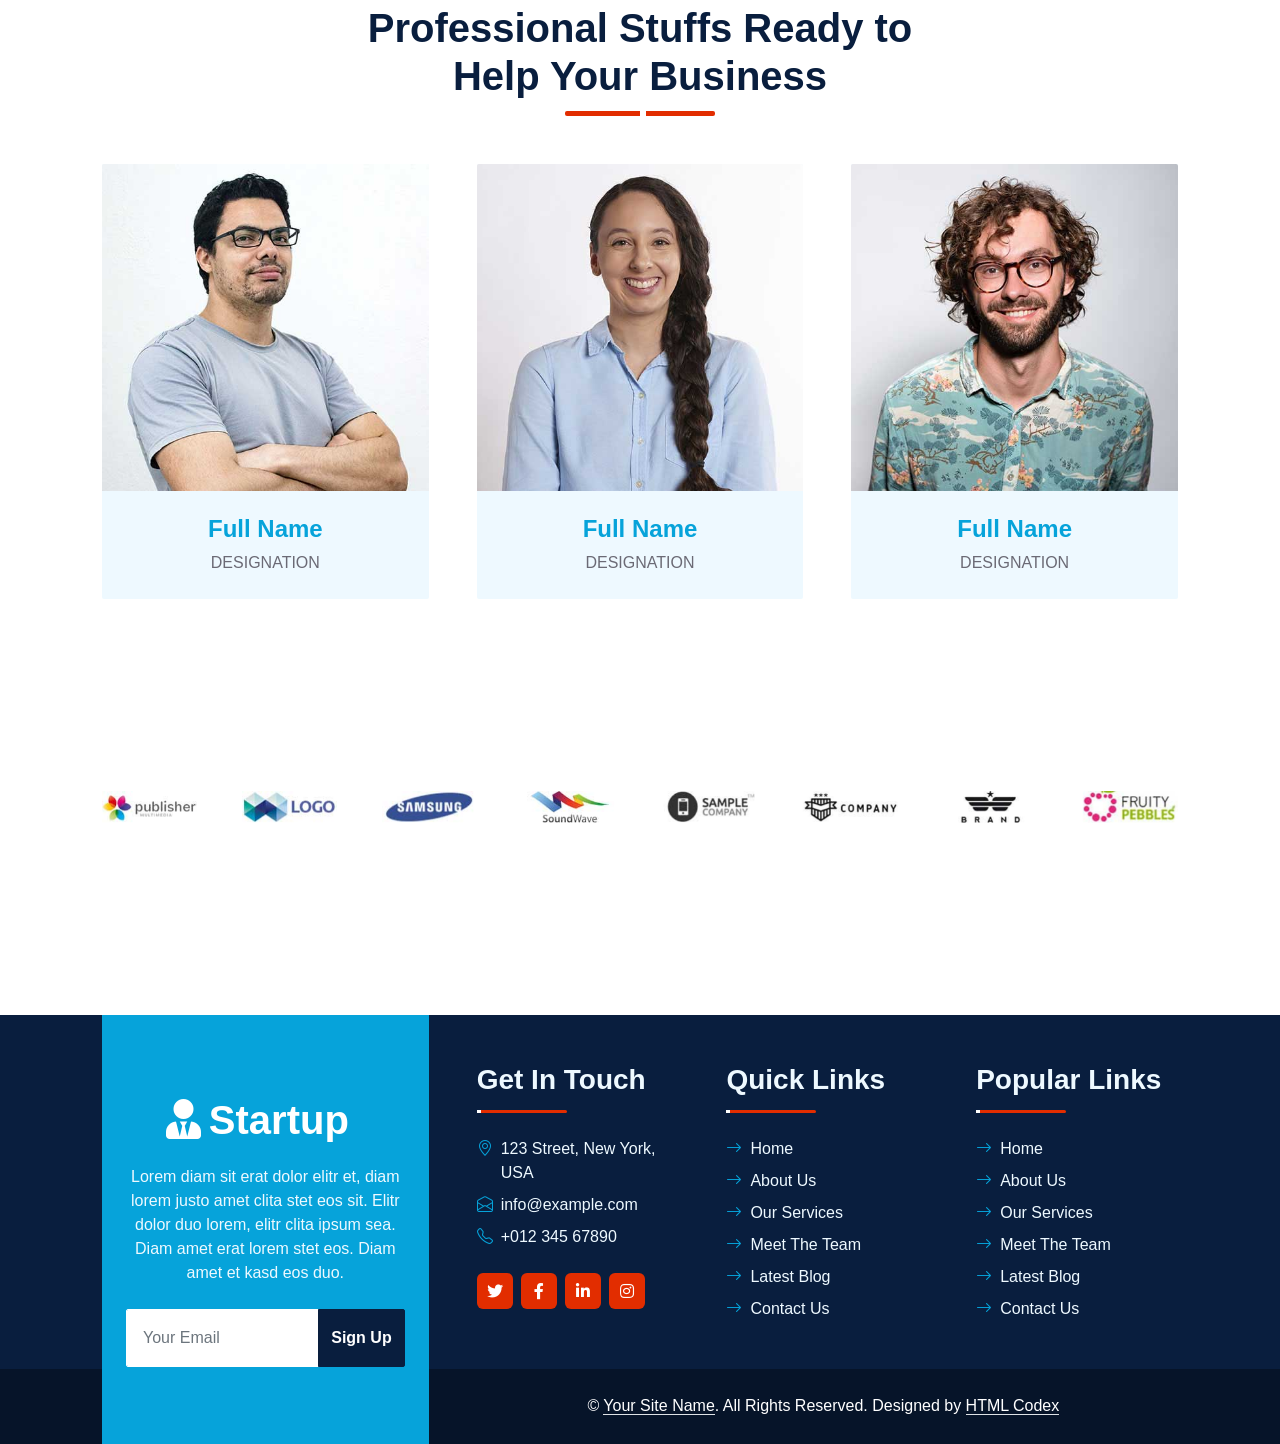
<file: Veltris_website_redesign/about.html>
<!DOCTYPE html>
<html lang="en">

<head>
    <meta charset="utf-8">
    <title>Startup - Startup Website Template</title>
    <meta content="width=device-width, initial-scale=1.0" name="viewport">
    <meta content="Free HTML Templates" name="keywords">
    <meta content="Free HTML Templates" name="description">

    <!-- Favicon -->
    <link href="img/favicon.ico" rel="icon">

    <!-- Google Web Fonts -->
    <link rel="preconnect" href="https://fonts.googleapis.com">
    <link rel="preconnect" href="https://fonts.gstatic.com" crossorigin>
    <link href="https://fonts.googleapis.com/css2?family=Nunito:wght@400;600;700;800&family=Rubik:wght@400;500;600;700&display=swap" rel="stylesheet">

    <!-- Icon Font Stylesheet -->
    <link href="https://cdnjs.cloudflare.com/ajax/libs/font-awesome/5.10.0/css/all.min.css" rel="stylesheet">
    <link href="https://cdn.jsdelivr.net/npm/bootstrap-icons@1.4.1/font/bootstrap-icons.css" rel="stylesheet">

    <!-- Libraries Stylesheet -->
    <link href="lib/owlcarousel/assets/owl.carousel.min.css" rel="stylesheet">
    <link href="lib/animate/animate.min.css" rel="stylesheet">

    <!-- Customized Bootstrap Stylesheet -->
    <link href="css/bootstrap.min.css" rel="stylesheet">

    <!-- Template Stylesheet -->
    <link href="css/style.css" rel="stylesheet">
</head>

<body>
    <!-- Spinner Start -->
    <div id="spinner" class="show bg-white position-fixed translate-middle w-100 vh-100 top-50 start-50 d-flex align-items-center justify-content-center">
        <div class="spinner"></div>
    </div>
    <!-- Spinner End -->


    <!-- Topbar Start -->
    
    <div class="container-fluid bg-dark px-5 d-none d-lg-block">
        <div class="row gx-0">
            <div class="col-lg-8 text-center text-lg-start mb-2 mb-lg-0">
                <div class="d-inline-flex align-items-center" style="height: 45px;">
                    <small class="me-3 text-light"><i class="fa fa-map-marker-alt me-2"></i>123 Street, New York, USA</small>
                    <small class="me-3 text-light"><i class="fa fa-phone-alt me-2"></i>+012 345 6789</small>
                    <small class="text-light"><i class="fa fa-envelope-open me-2"></i>info@example.com</small>
                </div>
            </div>
            <div class="col-lg-4 text-center text-lg-end">
                <div class="d-inline-flex align-items-center" style="height: 45px;">
                    <a class="btn btn-sm btn-outline-light btn-sm-square rounded-circle me-2" href=""><i class="fab fa-twitter fw-normal"></i></a>
                    <a class="btn btn-sm btn-outline-light btn-sm-square rounded-circle me-2" href=""><i class="fab fa-facebook-f fw-normal"></i></a>
                    <a class="btn btn-sm btn-outline-light btn-sm-square rounded-circle me-2" href=""><i class="fab fa-linkedin-in fw-normal"></i></a>
                    <a class="btn btn-sm btn-outline-light btn-sm-square rounded-circle me-2" href=""><i class="fab fa-instagram fw-normal"></i></a>
                    <a class="btn btn-sm btn-outline-light btn-sm-square rounded-circle" href=""><i class="fab fa-youtube fw-normal"></i></a>
                </div>
            </div>
        </div>
    </div>
    <!-- Topbar End -->


    <!-- Navbar Start -->
    <div class="container-fluid position-relative p-0">
        <nav class="navbar navbar-expand-lg navbar-dark px-5 py-3 py-lg-0">
            <a href="index.html" class="navbar-brand p-0">
                <img src="assets/images/header/logo.svg" alt="Veltris">
            </a>
            <button class="navbar-toggler" type="button" data-bs-toggle="collapse" data-bs-target="#navbarCollapse">
                <span class="fa fa-bars"></span>
            </button>
            <div class="collapse navbar-collapse" id="navbarCollapse">
                <div class="navbar-nav ms-auto py-0">
                    
                    <!--<a href="about.html" class="nav-item nav-link active">Services</a>
                    <a href="service.html" class="nav-item nav-link">Services</a>-->
                    <div class="nav-item dropdown">
                        <a href="#" class="nav-link dropdown-toggle" data-bs-toggle="dropdown">Company</a>
                        <div class="dropdown-menu m-0">
                            <a href="blog.html" class="dropdown-item">Blog Grid</a>
                            <a href="detail.html" class="dropdown-item">Blog Detail</a>
                        </div>
                    </div>
                    <div class="nav-item dropdown">
                        <a href="#" class="nav-link dropdown-toggle" data-bs-toggle="dropdown">Services</a>
                        <div class="dropdown-menu m-0">
                            <a href="blog.html" class="dropdown-item">Blog Grid</a>
                            <a href="detail.html" class="dropdown-item">Blog Detail</a>
                        </div>
                    </div>
                    <div class="nav-item dropdown">
                        <a href="#" class="nav-link dropdown-toggle" data-bs-toggle="dropdown">Industries</a>
                        <div class="dropdown-menu m-0">
                            <a href="blog.html" class="dropdown-item">Blog Grid</a>
                            <a href="detail.html" class="dropdown-item">Blog Detail</a>
                        </div>
                    </div>
                    <div class="nav-item dropdown">
                        <a href="#" class="nav-link dropdown-toggle" data-bs-toggle="dropdown">AI Solutions</a>
                        <div class="dropdown-menu m-0">
                            <a href="blog.html" class="dropdown-item">Blog Grid</a>
                            <a href="detail.html" class="dropdown-item">Blog Detail</a>
                        </div>
                    </div>
                    <div class="nav-item dropdown">
                        <a href="#" class="nav-link dropdown-toggle" data-bs-toggle="dropdown">Insights</a>
                        <div class="dropdown-menu m-0">
                            <a href="price.html" class="dropdown-item">Pricing Plan</a>
                            <a href="feature.html" class="dropdown-item">Our features</a>
                            <a href="team.html" class="dropdown-item">Team Members</a>
                            <a href="testimonial.html" class="dropdown-item">Testimonial</a>
                            <a href="quote.html" class="dropdown-item">Free Quote</a>
                        </div>
                    </div>
                    <a href="index.html" class="nav-item nav-link">Careers</a>
                    <a href="contact.html" class="nav-item nav-link">BPK Tech</a>
                </div>
                <!--<butaton type="button" class="btn text-primary ms-3" data-bs-toggle="modal" data-bs-target="#searchModal"><i class="fa fa-search"></i></butaton>-->
                <a href="https://htmlcodex.com/startup-company-website-template" class="btn btn-primary py-2 px-4 ms-3" style="background-color: #E22D00;
    border-color: #E22D00;">Schedule a Meeting</a>
            </div>
        </nav>

        <div class="container-fluid bg-primary py-5 bg-header" style="margin-bottom: 90px;">
            <div class="row py-5">
                <div class="col-12 pt-lg-5 mt-lg-5 text-center">
                    <h1 class="display-4 text-white animated zoomIn">Technology Products and Platforms</h1>
                    <a href="" class="h5 text-white">Home</a>
                    <i class="far fa-circle text-white px-2"></i>
                    <a href="" class="h5 text-white">About</a>
                </div>
            </div>
        </div>
    </div>
    <!-- Navbar End -->


    <!-- Full Screen Search Start -->
    <div class="modal fade" id="searchModal" tabindex="-1">
        <div class="modal-dialog modal-fullscreen">
            <div class="modal-content" style="background: rgba(9, 30, 62, .7);">
                <div class="modal-header border-0">
                    <button type="button" class="btn bg-white btn-close" data-bs-dismiss="modal" aria-label="Close"></button>
                </div>
                <div class="modal-body d-flex align-items-center justify-content-center">
                    <div class="input-group" style="max-width: 600px;">
                        <input type="text" class="form-control bg-transparent border-primary p-3" placeholder="Type search keyword">
                        <button class="btn btn-primary px-4"><i class="bi bi-search"></i></button>
                    </div>
                </div>
            </div>
        </div>
    </div>
    <!-- Full Screen Search End -->


    <!-- About Start -->
    <div class="container-fluid py-5 wow fadeInUp" data-wow-delay="0.1s">
        <div class="container py-5">
            <div class="row g-5">
                <div class="col-lg-7">
                    <div class="section-title position-relative pb-3 mb-5">
                        <h5 class="fw-bold text-primary text-uppercase">About Us</h5>
                        <h1 class="mb-0">The Best IT Solution With 10 Years of Experience</h1>
                    </div>
                    <p class="mb-4">Tempor erat elitr rebum at clita. Diam dolor diam ipsum et tempor sit. Aliqu diam amet diam et eos labore. Clita erat ipsum et lorem et sit, sed stet no labore lorem sit. Sanctus clita duo justo et tempor eirmod magna dolore erat amet</p>
                    <div class="row g-0 mb-3">
                        <div class="col-sm-6 wow zoomIn" data-wow-delay="0.2s">
                            <h5 class="mb-3"><i class="fa fa-check text-primary me-3"></i>Award Winning</h5>
                            <h5 class="mb-3"><i class="fa fa-check text-primary me-3"></i>Professional Staff</h5>
                        </div>
                        <div class="col-sm-6 wow zoomIn" data-wow-delay="0.4s">
                            <h5 class="mb-3"><i class="fa fa-check text-primary me-3"></i>24/7 Support</h5>
                            <h5 class="mb-3"><i class="fa fa-check text-primary me-3"></i>Fair Prices</h5>
                        </div>
                    </div>
                    <div class="d-flex align-items-center mb-4 wow fadeIn" data-wow-delay="0.6s">
                        <div class="bg-primary d-flex align-items-center justify-content-center rounded" style="width: 60px; height: 60px;">
                            <i class="fa fa-phone-alt text-white"></i>
                        </div>
                        <div class="ps-4">
                            <h5 class="mb-2">Call to ask any question</h5>
                            <h4 class="text-primary mb-0">+012 345 6789</h4>
                        </div>
                    </div>
                    <a href="quote.html" class="btn btn-primary py-3 px-5 mt-3 wow zoomIn" data-wow-delay="0.9s">Request A Quote</a>
                </div>
                <div class="col-lg-5" style="min-height: 500px;">
                    <div class="position-relative h-100">
                        <img class="position-absolute w-100 h-100 rounded wow zoomIn" data-wow-delay="0.9s" src="img/about.jpg" style="object-fit: cover;">
                    </div>
                </div>
            </div>
        </div>
    </div>
    <!-- About End -->


    <!-- Team Start -->
    <div class="container-fluid py-5 wow fadeInUp" data-wow-delay="0.1s">
        <div class="container py-5">
            <div class="section-title text-center position-relative pb-3 mb-5 mx-auto" style="max-width: 600px;">
                <h5 class="fw-bold text-primary text-uppercase">Team Members</h5>
                <h1 class="mb-0">Professional Stuffs Ready to Help Your Business</h1>
            </div>
            <div class="row g-5">
                <div class="col-lg-4 wow slideInUp" data-wow-delay="0.3s">
                    <div class="team-item bg-light rounded overflow-hidden">
                        <div class="team-img position-relative overflow-hidden">
                            <img class="img-fluid w-100" src="img/team-1.jpg" alt="">
                            <div class="team-social">
                                <a class="btn btn-lg btn-primary btn-lg-square rounded" href=""><i class="fab fa-twitter fw-normal"></i></a>
                                <a class="btn btn-lg btn-primary btn-lg-square rounded" href=""><i class="fab fa-facebook-f fw-normal"></i></a>
                                <a class="btn btn-lg btn-primary btn-lg-square rounded" href=""><i class="fab fa-instagram fw-normal"></i></a>
                                <a class="btn btn-lg btn-primary btn-lg-square rounded" href=""><i class="fab fa-linkedin-in fw-normal"></i></a>
                            </div>
                        </div>
                        <div class="text-center py-4">
                            <h4 class="text-primary">Full Name</h4>
                            <p class="text-uppercase m-0">Designation</p>
                        </div>
                    </div>
                </div>
                <div class="col-lg-4 wow slideInUp" data-wow-delay="0.6s">
                    <div class="team-item bg-light rounded overflow-hidden">
                        <div class="team-img position-relative overflow-hidden">
                            <img class="img-fluid w-100" src="img/team-2.jpg" alt="">
                            <div class="team-social">
                                <a class="btn btn-lg btn-primary btn-lg-square rounded" href=""><i class="fab fa-twitter fw-normal"></i></a>
                                <a class="btn btn-lg btn-primary btn-lg-square rounded" href=""><i class="fab fa-facebook-f fw-normal"></i></a>
                                <a class="btn btn-lg btn-primary btn-lg-square rounded" href=""><i class="fab fa-instagram fw-normal"></i></a>
                                <a class="btn btn-lg btn-primary btn-lg-square rounded" href=""><i class="fab fa-linkedin-in fw-normal"></i></a>
                            </div>
                        </div>
                        <div class="text-center py-4">
                            <h4 class="text-primary">Full Name</h4>
                            <p class="text-uppercase m-0">Designation</p>
                        </div>
                    </div>
                </div>
                <div class="col-lg-4 wow slideInUp" data-wow-delay="0.9s">
                    <div class="team-item bg-light rounded overflow-hidden">
                        <div class="team-img position-relative overflow-hidden">
                            <img class="img-fluid w-100" src="img/team-3.jpg" alt="">
                            <div class="team-social">
                                <a class="btn btn-lg btn-primary btn-lg-square rounded" href=""><i class="fab fa-twitter fw-normal"></i></a>
                                <a class="btn btn-lg btn-primary btn-lg-square rounded" href=""><i class="fab fa-facebook-f fw-normal"></i></a>
                                <a class="btn btn-lg btn-primary btn-lg-square rounded" href=""><i class="fab fa-instagram fw-normal"></i></a>
                                <a class="btn btn-lg btn-primary btn-lg-square rounded" href=""><i class="fab fa-linkedin-in fw-normal"></i></a>
                            </div>
                        </div>
                        <div class="text-center py-4">
                            <h4 class="text-primary">Full Name</h4>
                            <p class="text-uppercase m-0">Designation</p>
                        </div>
                    </div>
                </div>
            </div>
        </div>
    </div>
    <!-- Team End -->


    <!-- Vendor Start -->
    <div class="container-fluid py-5 wow fadeInUp" data-wow-delay="0.1s">
        <div class="container py-5 mb-5">
            <div class="bg-white">
                <div class="owl-carousel vendor-carousel">
                    <img src="img/vendor-1.jpg" alt="">
                    <img src="img/vendor-2.jpg" alt="">
                    <img src="img/vendor-3.jpg" alt="">
                    <img src="img/vendor-4.jpg" alt="">
                    <img src="img/vendor-5.jpg" alt="">
                    <img src="img/vendor-6.jpg" alt="">
                    <img src="img/vendor-7.jpg" alt="">
                    <img src="img/vendor-8.jpg" alt="">
                    <img src="img/vendor-9.jpg" alt="">
                </div>
            </div>
        </div>
    </div>
    <!-- Vendor End -->
    

    <!-- Footer Start -->
    <div class="container-fluid bg-dark text-light mt-5 wow fadeInUp" data-wow-delay="0.1s">
        <div class="container">
            <div class="row gx-5">
                <div class="col-lg-4 col-md-6 footer-about">
                    <div class="d-flex flex-column align-items-center justify-content-center text-center h-100 bg-primary p-4">
                        <a href="index.html" class="navbar-brand">
                            <h1 class="m-0 text-white"><i class="fa fa-user-tie me-2"></i>Startup</h1>
                        </a>
                        <p class="mt-3 mb-4">Lorem diam sit erat dolor elitr et, diam lorem justo amet clita stet eos sit. Elitr dolor duo lorem, elitr clita ipsum sea. Diam amet erat lorem stet eos. Diam amet et kasd eos duo.</p>
                        <form action="">
                            <div class="input-group">
                                <input type="text" class="form-control border-white p-3" placeholder="Your Email">
                                <button class="btn btn-dark">Sign Up</button>
                            </div>
                        </form>
                    </div>
                </div>
                <div class="col-lg-8 col-md-6">
                    <div class="row gx-5">
                        <div class="col-lg-4 col-md-12 pt-5 mb-5">
                            <div class="section-title section-title-sm position-relative pb-3 mb-4">
                                <h3 class="text-light mb-0">Get In Touch</h3>
                            </div>
                            <div class="d-flex mb-2">
                                <i class="bi bi-geo-alt text-primary me-2"></i>
                                <p class="mb-0">123 Street, New York, USA</p>
                            </div>
                            <div class="d-flex mb-2">
                                <i class="bi bi-envelope-open text-primary me-2"></i>
                                <p class="mb-0">info@example.com</p>
                            </div>
                            <div class="d-flex mb-2">
                                <i class="bi bi-telephone text-primary me-2"></i>
                                <p class="mb-0">+012 345 67890</p>
                            </div>
                            <div class="d-flex mt-4">
                                <a class="btn btn-primary btn-square me-2" href="#"><i class="fab fa-twitter fw-normal"></i></a>
                                <a class="btn btn-primary btn-square me-2" href="#"><i class="fab fa-facebook-f fw-normal"></i></a>
                                <a class="btn btn-primary btn-square me-2" href="#"><i class="fab fa-linkedin-in fw-normal"></i></a>
                                <a class="btn btn-primary btn-square" href="#"><i class="fab fa-instagram fw-normal"></i></a>
                            </div>
                        </div>
                        <div class="col-lg-4 col-md-12 pt-0 pt-lg-5 mb-5">
                            <div class="section-title section-title-sm position-relative pb-3 mb-4">
                                <h3 class="text-light mb-0">Quick Links</h3>
                            </div>
                            <div class="link-animated d-flex flex-column justify-content-start">
                                <a class="text-light mb-2" href="#"><i class="bi bi-arrow-right text-primary me-2"></i>Home</a>
                                <a class="text-light mb-2" href="#"><i class="bi bi-arrow-right text-primary me-2"></i>About Us</a>
                                <a class="text-light mb-2" href="#"><i class="bi bi-arrow-right text-primary me-2"></i>Our Services</a>
                                <a class="text-light mb-2" href="#"><i class="bi bi-arrow-right text-primary me-2"></i>Meet The Team</a>
                                <a class="text-light mb-2" href="#"><i class="bi bi-arrow-right text-primary me-2"></i>Latest Blog</a>
                                <a class="text-light" href="#"><i class="bi bi-arrow-right text-primary me-2"></i>Contact Us</a>
                            </div>
                        </div>
                        <div class="col-lg-4 col-md-12 pt-0 pt-lg-5 mb-5">
                            <div class="section-title section-title-sm position-relative pb-3 mb-4">
                                <h3 class="text-light mb-0">Popular Links</h3>
                            </div>
                            <div class="link-animated d-flex flex-column justify-content-start">
                                <a class="text-light mb-2" href="#"><i class="bi bi-arrow-right text-primary me-2"></i>Home</a>
                                <a class="text-light mb-2" href="#"><i class="bi bi-arrow-right text-primary me-2"></i>About Us</a>
                                <a class="text-light mb-2" href="#"><i class="bi bi-arrow-right text-primary me-2"></i>Our Services</a>
                                <a class="text-light mb-2" href="#"><i class="bi bi-arrow-right text-primary me-2"></i>Meet The Team</a>
                                <a class="text-light mb-2" href="#"><i class="bi bi-arrow-right text-primary me-2"></i>Latest Blog</a>
                                <a class="text-light" href="#"><i class="bi bi-arrow-right text-primary me-2"></i>Contact Us</a>
                            </div>
                        </div>
                    </div>
                </div>
            </div>
        </div>
    </div>
    <div class="container-fluid text-white" style="background: #061429;">
        <div class="container text-center">
            <div class="row justify-content-end">
                <div class="col-lg-8 col-md-6">
                    <div class="d-flex align-items-center justify-content-center" style="height: 75px;">
                        <p class="mb-0">&copy; <a class="text-white border-bottom" href="#">Your Site Name</a>. All Rights Reserved. 
						
						<!--/*** This template is free as long as you keep the footer author’s credit link/attribution link/backlink. If you'd like to use the template without the footer author’s credit link/attribution link/backlink, you can purchase the Credit Removal License from "https://htmlcodex.com/credit-removal". Thank you for your support. ***/-->
						Designed by <a class="text-white border-bottom" href="https://htmlcodex.com">HTML Codex</a></p>
                    </div>
                </div>
            </div>
        </div>
    </div>
    <!-- Footer End -->


    <!-- Back to Top -->
    <a href="#" class="btn btn-lg btn-primary btn-lg-square rounded back-to-top"><i class="bi bi-arrow-up"></i></a>


    <!-- JavaScript Libraries -->
    <script src="https://code.jquery.com/jquery-3.4.1.min.js"></script>
    <script src="https://cdn.jsdelivr.net/npm/bootstrap@5.0.0/dist/js/bootstrap.bundle.min.js"></script>
    <script src="lib/wow/wow.min.js"></script>
    <script src="lib/easing/easing.min.js"></script>
    <script src="lib/waypoints/waypoints.min.js"></script>
    <script src="lib/counterup/counterup.min.js"></script>
    <script src="lib/owlcarousel/owl.carousel.min.js"></script>

    <!-- Template Javascript -->
    <script src="js/main.js"></script>
</body>

</html>
</file>
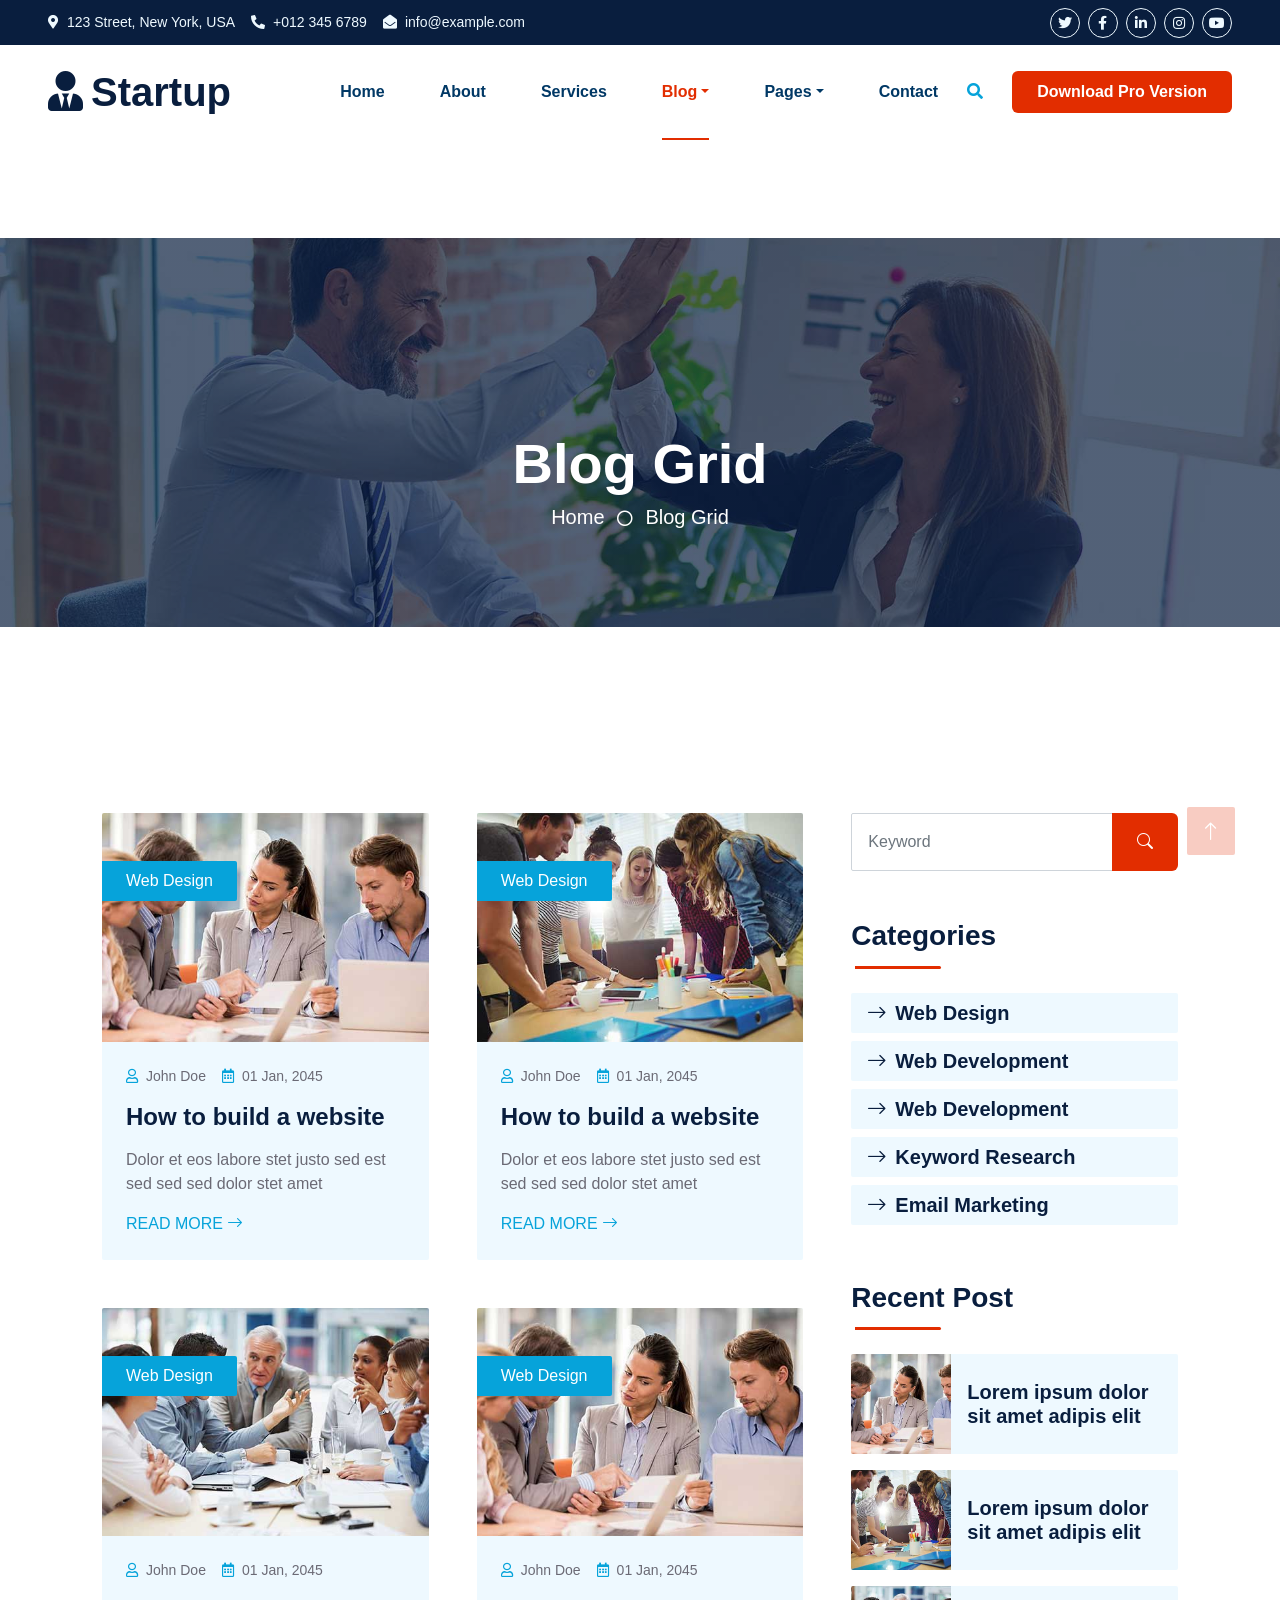
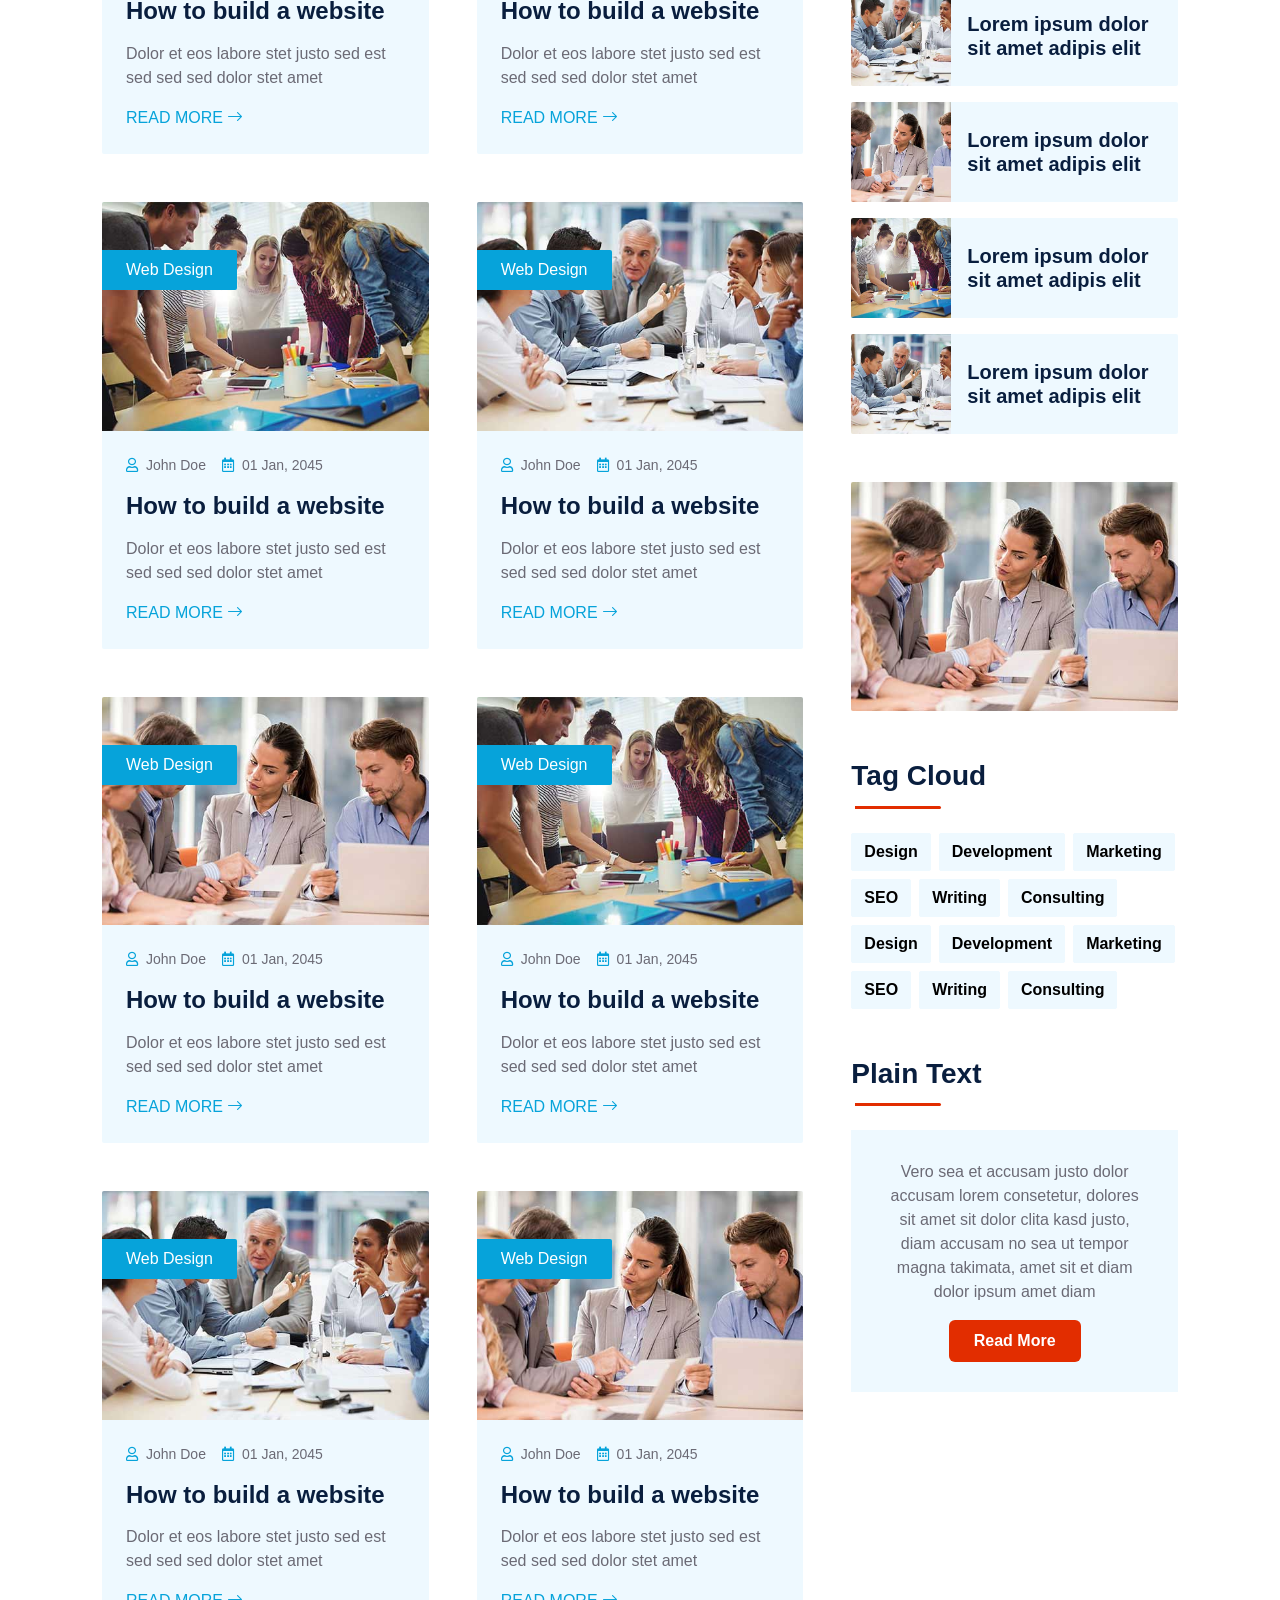
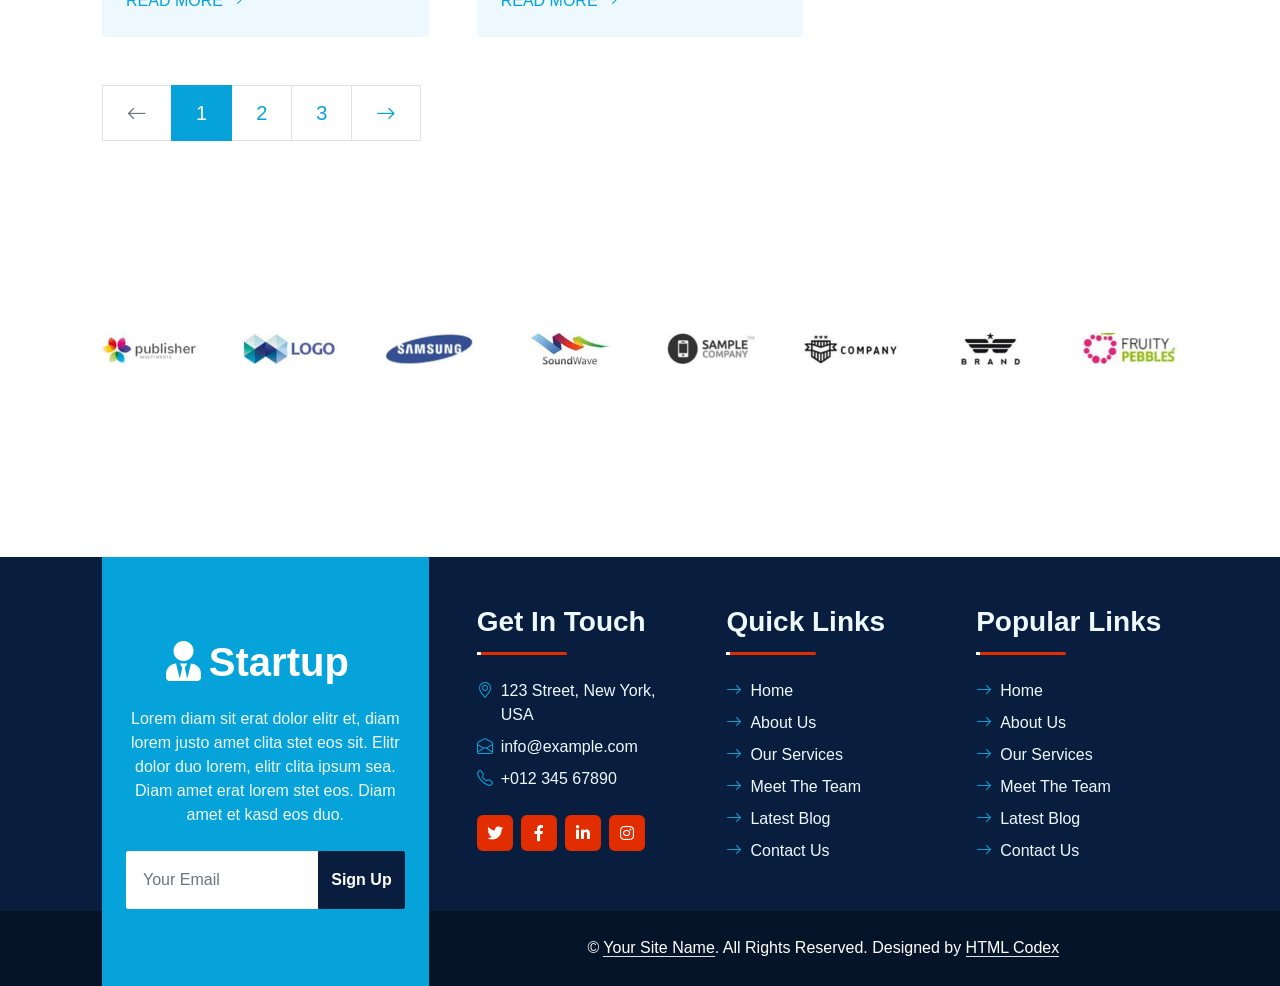
<file: Veltris_website_redesign/blog.html>
<!DOCTYPE html>
<html lang="en">

<head>
    <meta charset="utf-8">
    <title>Startup - Startup Website Template</title>
    <meta content="width=device-width, initial-scale=1.0" name="viewport">
    <meta content="Free HTML Templates" name="keywords">
    <meta content="Free HTML Templates" name="description">

    <!-- Favicon -->
    <link href="img/favicon.ico" rel="icon">

    <!-- Google Web Fonts -->
    <link rel="preconnect" href="https://fonts.googleapis.com">
    <link rel="preconnect" href="https://fonts.gstatic.com" crossorigin>
    <link href="https://fonts.googleapis.com/css2?family=Nunito:wght@400;600;700;800&family=Rubik:wght@400;500;600;700&display=swap" rel="stylesheet">

    <!-- Icon Font Stylesheet -->
    <link href="https://cdnjs.cloudflare.com/ajax/libs/font-awesome/5.10.0/css/all.min.css" rel="stylesheet">
    <link href="https://cdn.jsdelivr.net/npm/bootstrap-icons@1.4.1/font/bootstrap-icons.css" rel="stylesheet">

    <!-- Libraries Stylesheet -->
    <link href="lib/owlcarousel/assets/owl.carousel.min.css" rel="stylesheet">
    <link href="lib/animate/animate.min.css" rel="stylesheet">

    <!-- Customized Bootstrap Stylesheet -->
    <link href="css/bootstrap.min.css" rel="stylesheet">

    <!-- Template Stylesheet -->
    <link href="css/style.css" rel="stylesheet">
</head>

<body>
    <!-- Spinner Start -->
    <div id="spinner" class="show bg-white position-fixed translate-middle w-100 vh-100 top-50 start-50 d-flex align-items-center justify-content-center">
        <div class="spinner"></div>
    </div>
    <!-- Spinner End -->


    <!-- Topbar Start -->
    <div class="container-fluid bg-dark px-5 d-none d-lg-block">
        <div class="row gx-0">
            <div class="col-lg-8 text-center text-lg-start mb-2 mb-lg-0">
                <div class="d-inline-flex align-items-center" style="height: 45px;">
                    <small class="me-3 text-light"><i class="fa fa-map-marker-alt me-2"></i>123 Street, New York, USA</small>
                    <small class="me-3 text-light"><i class="fa fa-phone-alt me-2"></i>+012 345 6789</small>
                    <small class="text-light"><i class="fa fa-envelope-open me-2"></i>info@example.com</small>
                </div>
            </div>
            <div class="col-lg-4 text-center text-lg-end">
                <div class="d-inline-flex align-items-center" style="height: 45px;">
                    <a class="btn btn-sm btn-outline-light btn-sm-square rounded-circle me-2" href=""><i class="fab fa-twitter fw-normal"></i></a>
                    <a class="btn btn-sm btn-outline-light btn-sm-square rounded-circle me-2" href=""><i class="fab fa-facebook-f fw-normal"></i></a>
                    <a class="btn btn-sm btn-outline-light btn-sm-square rounded-circle me-2" href=""><i class="fab fa-linkedin-in fw-normal"></i></a>
                    <a class="btn btn-sm btn-outline-light btn-sm-square rounded-circle me-2" href=""><i class="fab fa-instagram fw-normal"></i></a>
                    <a class="btn btn-sm btn-outline-light btn-sm-square rounded-circle" href=""><i class="fab fa-youtube fw-normal"></i></a>
                </div>
            </div>
        </div>
    </div>
    <!-- Topbar End -->


    <!-- Navbar Start -->
    <div class="container-fluid position-relative p-0">
        <nav class="navbar navbar-expand-lg navbar-dark px-5 py-3 py-lg-0">
            <a href="index.html" class="navbar-brand p-0">
                <h1 class="m-0"><i class="fa fa-user-tie me-2"></i>Startup</h1>
            </a>
            <button class="navbar-toggler" type="button" data-bs-toggle="collapse" data-bs-target="#navbarCollapse">
                <span class="fa fa-bars"></span>
            </button>
            <div class="collapse navbar-collapse" id="navbarCollapse">
                <div class="navbar-nav ms-auto py-0">
                    <a href="index.html" class="nav-item nav-link">Home</a>
                    <a href="about.html" class="nav-item nav-link">About</a>
                    <a href="service.html" class="nav-item nav-link">Services</a>
                    <div class="nav-item dropdown">
                        <a href="#" class="nav-link dropdown-toggle active" data-bs-toggle="dropdown">Blog</a>
                        <div class="dropdown-menu m-0">
                            <a href="blog.html" class="dropdown-item active">Blog Grid</a>
                            <a href="detail.html" class="dropdown-item">Blog Detail</a>
                        </div>
                    </div>
                    <div class="nav-item dropdown">
                        <a href="#" class="nav-link dropdown-toggle" data-bs-toggle="dropdown">Pages</a>
                        <div class="dropdown-menu m-0">
                            <a href="price.html" class="dropdown-item">Pricing Plan</a>
                            <a href="feature.html" class="dropdown-item">Our features</a>
                            <a href="team.html" class="dropdown-item">Team Members</a>
                            <a href="testimonial.html" class="dropdown-item">Testimonial</a>
                            <a href="quote.html" class="dropdown-item">Free Quote</a>
                        </div>
                    </div>
                    <a href="contact.html" class="nav-item nav-link">Contact</a>
                </div>
                <butaton type="button" class="btn text-primary ms-3" data-bs-toggle="modal" data-bs-target="#searchModal"><i class="fa fa-search"></i></butaton>
                <a href="https://htmlcodex.com/startup-company-website-template" class="btn btn-primary py-2 px-4 ms-3">Download Pro Version</a>
            </div>
        </nav>

        <div class="container-fluid bg-primary py-5 bg-header" style="margin-bottom: 90px;">
            <div class="row py-5">
                <div class="col-12 pt-lg-5 mt-lg-5 text-center">
                    <h1 class="display-4 text-white animated zoomIn">Blog Grid</h1>
                    <a href="" class="h5 text-white">Home</a>
                    <i class="far fa-circle text-white px-2"></i>
                    <a href="" class="h5 text-white">Blog Grid</a>
                </div>
            </div>
        </div>
    </div>
    <!-- Navbar End -->


    <!-- Full Screen Search Start -->
    <div class="modal fade" id="searchModal" tabindex="-1">
        <div class="modal-dialog modal-fullscreen">
            <div class="modal-content" style="background: rgba(9, 30, 62, .7);">
                <div class="modal-header border-0">
                    <button type="button" class="btn bg-white btn-close" data-bs-dismiss="modal" aria-label="Close"></button>
                </div>
                <div class="modal-body d-flex align-items-center justify-content-center">
                    <div class="input-group" style="max-width: 600px;">
                        <input type="text" class="form-control bg-transparent border-primary p-3" placeholder="Type search keyword">
                        <button class="btn btn-primary px-4"><i class="bi bi-search"></i></button>
                    </div>
                </div>
            </div>
        </div>
    </div>
    <!-- Full Screen Search End -->


    <!-- Blog Start -->
    <div class="container-fluid py-5 wow fadeInUp" data-wow-delay="0.1s">
        <div class="container py-5">
            <div class="row g-5">
                <!-- Blog list Start -->
                <div class="col-lg-8">
                    <div class="row g-5">
                        <div class="col-md-6 wow slideInUp" data-wow-delay="0.1s">
                            <div class="blog-item bg-light rounded overflow-hidden">
                                <div class="blog-img position-relative overflow-hidden">
                                    <img class="img-fluid" src="img/blog-1.jpg" alt="">
                                    <a class="position-absolute top-0 start-0 bg-primary text-white rounded-end mt-5 py-2 px-4" href="">Web Design</a>
                                </div>
                                <div class="p-4">
                                    <div class="d-flex mb-3">
                                        <small class="me-3"><i class="far fa-user text-primary me-2"></i>John Doe</small>
                                        <small><i class="far fa-calendar-alt text-primary me-2"></i>01 Jan, 2045</small>
                                    </div>
                                    <h4 class="mb-3">How to build a website</h4>
                                    <p>Dolor et eos labore stet justo sed est sed sed sed dolor stet amet</p>
                                    <a class="text-uppercase" href="">Read More <i class="bi bi-arrow-right"></i></a>
                                </div>
                            </div>
                        </div>
                        <div class="col-md-6 wow slideInUp" data-wow-delay="0.6s">
                            <div class="blog-item bg-light rounded overflow-hidden">
                                <div class="blog-img position-relative overflow-hidden">
                                    <img class="img-fluid" src="img/blog-2.jpg" alt="">
                                    <a class="position-absolute top-0 start-0 bg-primary text-white rounded-end mt-5 py-2 px-4" href="">Web Design</a>
                                </div>
                                <div class="p-4">
                                    <div class="d-flex mb-3">
                                        <small class="me-3"><i class="far fa-user text-primary me-2"></i>John Doe</small>
                                        <small><i class="far fa-calendar-alt text-primary me-2"></i>01 Jan, 2045</small>
                                    </div>
                                    <h4 class="mb-3">How to build a website</h4>
                                    <p>Dolor et eos labore stet justo sed est sed sed sed dolor stet amet</p>
                                    <a class="text-uppercase" href="">Read More <i class="bi bi-arrow-right"></i></a>
                                </div>
                            </div>
                        </div>
                        <div class="col-md-6 wow slideInUp" data-wow-delay="0.1s">
                            <div class="blog-item bg-light rounded overflow-hidden">
                                <div class="blog-img position-relative overflow-hidden">
                                    <img class="img-fluid" src="img/blog-3.jpg" alt="">
                                    <a class="position-absolute top-0 start-0 bg-primary text-white rounded-end mt-5 py-2 px-4" href="">Web Design</a>
                                </div>
                                <div class="p-4">
                                    <div class="d-flex mb-3">
                                        <small class="me-3"><i class="far fa-user text-primary me-2"></i>John Doe</small>
                                        <small><i class="far fa-calendar-alt text-primary me-2"></i>01 Jan, 2045</small>
                                    </div>
                                    <h4 class="mb-3">How to build a website</h4>
                                    <p>Dolor et eos labore stet justo sed est sed sed sed dolor stet amet</p>
                                    <a class="text-uppercase" href="">Read More <i class="bi bi-arrow-right"></i></a>
                                </div>
                            </div>
                        </div>
                        <div class="col-md-6 wow slideInUp" data-wow-delay="0.6s">
                            <div class="blog-item bg-light rounded overflow-hidden">
                                <div class="blog-img position-relative overflow-hidden">
                                    <img class="img-fluid" src="img/blog-1.jpg" alt="">
                                    <a class="position-absolute top-0 start-0 bg-primary text-white rounded-end mt-5 py-2 px-4" href="">Web Design</a>
                                </div>
                                <div class="p-4">
                                    <div class="d-flex mb-3">
                                        <small class="me-3"><i class="far fa-user text-primary me-2"></i>John Doe</small>
                                        <small><i class="far fa-calendar-alt text-primary me-2"></i>01 Jan, 2045</small>
                                    </div>
                                    <h4 class="mb-3">How to build a website</h4>
                                    <p>Dolor et eos labore stet justo sed est sed sed sed dolor stet amet</p>
                                    <a class="text-uppercase" href="">Read More <i class="bi bi-arrow-right"></i></a>
                                </div>
                            </div>
                        </div>
                        <div class="col-md-6 wow slideInUp" data-wow-delay="0.1s">
                            <div class="blog-item bg-light rounded overflow-hidden">
                                <div class="blog-img position-relative overflow-hidden">
                                    <img class="img-fluid" src="img/blog-2.jpg" alt="">
                                    <a class="position-absolute top-0 start-0 bg-primary text-white rounded-end mt-5 py-2 px-4" href="">Web Design</a>
                                </div>
                                <div class="p-4">
                                    <div class="d-flex mb-3">
                                        <small class="me-3"><i class="far fa-user text-primary me-2"></i>John Doe</small>
                                        <small><i class="far fa-calendar-alt text-primary me-2"></i>01 Jan, 2045</small>
                                    </div>
                                    <h4 class="mb-3">How to build a website</h4>
                                    <p>Dolor et eos labore stet justo sed est sed sed sed dolor stet amet</p>
                                    <a class="text-uppercase" href="">Read More <i class="bi bi-arrow-right"></i></a>
                                </div>
                            </div>
                        </div>
                        <div class="col-md-6 wow slideInUp" data-wow-delay="0.6s">
                            <div class="blog-item bg-light rounded overflow-hidden">
                                <div class="blog-img position-relative overflow-hidden">
                                    <img class="img-fluid" src="img/blog-3.jpg" alt="">
                                    <a class="position-absolute top-0 start-0 bg-primary text-white rounded-end mt-5 py-2 px-4" href="">Web Design</a>
                                </div>
                                <div class="p-4">
                                    <div class="d-flex mb-3">
                                        <small class="me-3"><i class="far fa-user text-primary me-2"></i>John Doe</small>
                                        <small><i class="far fa-calendar-alt text-primary me-2"></i>01 Jan, 2045</small>
                                    </div>
                                    <h4 class="mb-3">How to build a website</h4>
                                    <p>Dolor et eos labore stet justo sed est sed sed sed dolor stet amet</p>
                                    <a class="text-uppercase" href="">Read More <i class="bi bi-arrow-right"></i></a>
                                </div>
                            </div>
                        </div>
                        <div class="col-md-6 wow slideInUp" data-wow-delay="0.1s">
                            <div class="blog-item bg-light rounded overflow-hidden">
                                <div class="blog-img position-relative overflow-hidden">
                                    <img class="img-fluid" src="img/blog-1.jpg" alt="">
                                    <a class="position-absolute top-0 start-0 bg-primary text-white rounded-end mt-5 py-2 px-4" href="">Web Design</a>
                                </div>
                                <div class="p-4">
                                    <div class="d-flex mb-3">
                                        <small class="me-3"><i class="far fa-user text-primary me-2"></i>John Doe</small>
                                        <small><i class="far fa-calendar-alt text-primary me-2"></i>01 Jan, 2045</small>
                                    </div>
                                    <h4 class="mb-3">How to build a website</h4>
                                    <p>Dolor et eos labore stet justo sed est sed sed sed dolor stet amet</p>
                                    <a class="text-uppercase" href="">Read More <i class="bi bi-arrow-right"></i></a>
                                </div>
                            </div>
                        </div>
                        <div class="col-md-6 wow slideInUp" data-wow-delay="0.6s">
                            <div class="blog-item bg-light rounded overflow-hidden">
                                <div class="blog-img position-relative overflow-hidden">
                                    <img class="img-fluid" src="img/blog-2.jpg" alt="">
                                    <a class="position-absolute top-0 start-0 bg-primary text-white rounded-end mt-5 py-2 px-4" href="">Web Design</a>
                                </div>
                                <div class="p-4">
                                    <div class="d-flex mb-3">
                                        <small class="me-3"><i class="far fa-user text-primary me-2"></i>John Doe</small>
                                        <small><i class="far fa-calendar-alt text-primary me-2"></i>01 Jan, 2045</small>
                                    </div>
                                    <h4 class="mb-3">How to build a website</h4>
                                    <p>Dolor et eos labore stet justo sed est sed sed sed dolor stet amet</p>
                                    <a class="text-uppercase" href="">Read More <i class="bi bi-arrow-right"></i></a>
                                </div>
                            </div>
                        </div>
                        <div class="col-md-6 wow slideInUp" data-wow-delay="0.1s">
                            <div class="blog-item bg-light rounded overflow-hidden">
                                <div class="blog-img position-relative overflow-hidden">
                                    <img class="img-fluid" src="img/blog-3.jpg" alt="">
                                    <a class="position-absolute top-0 start-0 bg-primary text-white rounded-end mt-5 py-2 px-4" href="">Web Design</a>
                                </div>
                                <div class="p-4">
                                    <div class="d-flex mb-3">
                                        <small class="me-3"><i class="far fa-user text-primary me-2"></i>John Doe</small>
                                        <small><i class="far fa-calendar-alt text-primary me-2"></i>01 Jan, 2045</small>
                                    </div>
                                    <h4 class="mb-3">How to build a website</h4>
                                    <p>Dolor et eos labore stet justo sed est sed sed sed dolor stet amet</p>
                                    <a class="text-uppercase" href="">Read More <i class="bi bi-arrow-right"></i></a>
                                </div>
                            </div>
                        </div>
                        <div class="col-md-6 wow slideInUp" data-wow-delay="0.6s">
                            <div class="blog-item bg-light rounded overflow-hidden">
                                <div class="blog-img position-relative overflow-hidden">
                                    <img class="img-fluid" src="img/blog-1.jpg" alt="">
                                    <a class="position-absolute top-0 start-0 bg-primary text-white rounded-end mt-5 py-2 px-4" href="">Web Design</a>
                                </div>
                                <div class="p-4">
                                    <div class="d-flex mb-3">
                                        <small class="me-3"><i class="far fa-user text-primary me-2"></i>John Doe</small>
                                        <small><i class="far fa-calendar-alt text-primary me-2"></i>01 Jan, 2045</small>
                                    </div>
                                    <h4 class="mb-3">How to build a website</h4>
                                    <p>Dolor et eos labore stet justo sed est sed sed sed dolor stet amet</p>
                                    <a class="text-uppercase" href="">Read More <i class="bi bi-arrow-right"></i></a>
                                </div>
                            </div>
                        </div>
                        <div class="col-12 wow slideInUp" data-wow-delay="0.1s">
                            <nav aria-label="Page navigation">
                              <ul class="pagination pagination-lg m-0">
                                <li class="page-item disabled">
                                  <a class="page-link rounded-0" href="#" aria-label="Previous">
                                    <span aria-hidden="true"><i class="bi bi-arrow-left"></i></span>
                                  </a>
                                </li>
                                <li class="page-item active"><a class="page-link" href="#">1</a></li>
                                <li class="page-item"><a class="page-link" href="#">2</a></li>
                                <li class="page-item"><a class="page-link" href="#">3</a></li>
                                <li class="page-item">
                                  <a class="page-link rounded-0" href="#" aria-label="Next">
                                    <span aria-hidden="true"><i class="bi bi-arrow-right"></i></span>
                                  </a>
                                </li>
                              </ul>
                            </nav>
                        </div>
                    </div>
                </div>
                <!-- Blog list End -->
    
                <!-- Sidebar Start -->
                <div class="col-lg-4">
                    <!-- Search Form Start -->
                    <div class="mb-5 wow slideInUp" data-wow-delay="0.1s">
                        <div class="input-group">
                            <input type="text" class="form-control p-3" placeholder="Keyword">
                            <button class="btn btn-primary px-4"><i class="bi bi-search"></i></button>
                        </div>
                    </div>
                    <!-- Search Form End -->
    
                    <!-- Category Start -->
                    <div class="mb-5 wow slideInUp" data-wow-delay="0.1s">
                        <div class="section-title section-title-sm position-relative pb-3 mb-4">
                            <h3 class="mb-0">Categories</h3>
                        </div>
                        <div class="link-animated d-flex flex-column justify-content-start">
                            <a class="h5 fw-semi-bold bg-light rounded py-2 px-3 mb-2" href="#"><i class="bi bi-arrow-right me-2"></i>Web Design</a>
                            <a class="h5 fw-semi-bold bg-light rounded py-2 px-3 mb-2" href="#"><i class="bi bi-arrow-right me-2"></i>Web Development</a>
                            <a class="h5 fw-semi-bold bg-light rounded py-2 px-3 mb-2" href="#"><i class="bi bi-arrow-right me-2"></i>Web Development</a>
                            <a class="h5 fw-semi-bold bg-light rounded py-2 px-3 mb-2" href="#"><i class="bi bi-arrow-right me-2"></i>Keyword Research</a>
                            <a class="h5 fw-semi-bold bg-light rounded py-2 px-3 mb-2" href="#"><i class="bi bi-arrow-right me-2"></i>Email Marketing</a>
                        </div>
                    </div>
                    <!-- Category End -->
    
                    <!-- Recent Post Start -->
                    <div class="mb-5 wow slideInUp" data-wow-delay="0.1s">
                        <div class="section-title section-title-sm position-relative pb-3 mb-4">
                            <h3 class="mb-0">Recent Post</h3>
                        </div>
                        <div class="d-flex rounded overflow-hidden mb-3">
                            <img class="img-fluid" src="img/blog-1.jpg" style="width: 100px; height: 100px; object-fit: cover;" alt="">
                            <a href="" class="h5 fw-semi-bold d-flex align-items-center bg-light px-3 mb-0">Lorem ipsum dolor sit amet adipis elit
                            </a>
                        </div>
                        <div class="d-flex rounded overflow-hidden mb-3">
                            <img class="img-fluid" src="img/blog-2.jpg" style="width: 100px; height: 100px; object-fit: cover;" alt="">
                            <a href="" class="h5 fw-semi-bold d-flex align-items-center bg-light px-3 mb-0">Lorem ipsum dolor sit amet adipis elit
                            </a>
                        </div>
                        <div class="d-flex rounded overflow-hidden mb-3">
                            <img class="img-fluid" src="img/blog-3.jpg" style="width: 100px; height: 100px; object-fit: cover;" alt="">
                            <a href="" class="h5 fw-semi-bold d-flex align-items-center bg-light px-3 mb-0">Lorem ipsum dolor sit amet adipis elit
                            </a>
                        </div>
                        <div class="d-flex rounded overflow-hidden mb-3">
                            <img class="img-fluid" src="img/blog-1.jpg" style="width: 100px; height: 100px; object-fit: cover;" alt="">
                            <a href="" class="h5 fw-semi-bold d-flex align-items-center bg-light px-3 mb-0">Lorem ipsum dolor sit amet adipis elit
                            </a>
                        </div>
                        <div class="d-flex rounded overflow-hidden mb-3">
                            <img class="img-fluid" src="img/blog-2.jpg" style="width: 100px; height: 100px; object-fit: cover;" alt="">
                            <a href="" class="h5 fw-semi-bold d-flex align-items-center bg-light px-3 mb-0">Lorem ipsum dolor sit amet adipis elit
                            </a>
                        </div>
                        <div class="d-flex rounded overflow-hidden mb-3">
                            <img class="img-fluid" src="img/blog-3.jpg" style="width: 100px; height: 100px; object-fit: cover;" alt="">
                            <a href="" class="h5 fw-semi-bold d-flex align-items-center bg-light px-3 mb-0">Lorem ipsum dolor sit amet adipis elit
                            </a>
                        </div>
                    </div>
                    <!-- Recent Post End -->
    
                    <!-- Image Start -->
                    <div class="mb-5 wow slideInUp" data-wow-delay="0.1s">
                        <img src="img/blog-1.jpg" alt="" class="img-fluid rounded">
                    </div>
                    <!-- Image End -->
    
                    <!-- Tags Start -->
                    <div class="mb-5 wow slideInUp" data-wow-delay="0.1s">
                        <div class="section-title section-title-sm position-relative pb-3 mb-4">
                            <h3 class="mb-0">Tag Cloud</h3>
                        </div>
                        <div class="d-flex flex-wrap m-n1">
                            <a href="" class="btn btn-light m-1">Design</a>
                            <a href="" class="btn btn-light m-1">Development</a>
                            <a href="" class="btn btn-light m-1">Marketing</a>
                            <a href="" class="btn btn-light m-1">SEO</a>
                            <a href="" class="btn btn-light m-1">Writing</a>
                            <a href="" class="btn btn-light m-1">Consulting</a>
                            <a href="" class="btn btn-light m-1">Design</a>
                            <a href="" class="btn btn-light m-1">Development</a>
                            <a href="" class="btn btn-light m-1">Marketing</a>
                            <a href="" class="btn btn-light m-1">SEO</a>
                            <a href="" class="btn btn-light m-1">Writing</a>
                            <a href="" class="btn btn-light m-1">Consulting</a>
                        </div>
                    </div>
                    <!-- Tags End -->
    
                    <!-- Plain Text Start -->
                    <div class="wow slideInUp" data-wow-delay="0.1s">
                        <div class="section-title section-title-sm position-relative pb-3 mb-4">
                            <h3 class="mb-0">Plain Text</h3>
                        </div>
                        <div class="bg-light text-center" style="padding: 30px;">
                            <p>Vero sea et accusam justo dolor accusam lorem consetetur, dolores sit amet sit dolor clita kasd justo, diam accusam no sea ut tempor magna takimata, amet sit et diam dolor ipsum amet diam</p>
                            <a href="" class="btn btn-primary py-2 px-4">Read More</a>
                        </div>
                    </div>
                    <!-- Plain Text End -->
                </div>
                <!-- Sidebar End -->
            </div>
        </div>
    </div>
    <!-- Blog End -->


    <!-- Vendor Start -->
    <div class="container-fluid py-5 wow fadeInUp" data-wow-delay="0.1s">
        <div class="container py-5 mb-5">
            <div class="bg-white">
                <div class="owl-carousel vendor-carousel">
                    <img src="img/vendor-1.jpg" alt="">
                    <img src="img/vendor-2.jpg" alt="">
                    <img src="img/vendor-3.jpg" alt="">
                    <img src="img/vendor-4.jpg" alt="">
                    <img src="img/vendor-5.jpg" alt="">
                    <img src="img/vendor-6.jpg" alt="">
                    <img src="img/vendor-7.jpg" alt="">
                    <img src="img/vendor-8.jpg" alt="">
                    <img src="img/vendor-9.jpg" alt="">
                </div>
            </div>
        </div>
    </div>
    <!-- Vendor End -->
    

    <!-- Footer Start -->
    <div class="container-fluid bg-dark text-light mt-5 wow fadeInUp" data-wow-delay="0.1s">
        <div class="container">
            <div class="row gx-5">
                <div class="col-lg-4 col-md-6 footer-about">
                    <div class="d-flex flex-column align-items-center justify-content-center text-center h-100 bg-primary p-4">
                        <a href="index.html" class="navbar-brand">
                            <h1 class="m-0 text-white"><i class="fa fa-user-tie me-2"></i>Startup</h1>
                        </a>
                        <p class="mt-3 mb-4">Lorem diam sit erat dolor elitr et, diam lorem justo amet clita stet eos sit. Elitr dolor duo lorem, elitr clita ipsum sea. Diam amet erat lorem stet eos. Diam amet et kasd eos duo.</p>
                        <form action="">
                            <div class="input-group">
                                <input type="text" class="form-control border-white p-3" placeholder="Your Email">
                                <button class="btn btn-dark">Sign Up</button>
                            </div>
                        </form>
                    </div>
                </div>
                <div class="col-lg-8 col-md-6">
                    <div class="row gx-5">
                        <div class="col-lg-4 col-md-12 pt-5 mb-5">
                            <div class="section-title section-title-sm position-relative pb-3 mb-4">
                                <h3 class="text-light mb-0">Get In Touch</h3>
                            </div>
                            <div class="d-flex mb-2">
                                <i class="bi bi-geo-alt text-primary me-2"></i>
                                <p class="mb-0">123 Street, New York, USA</p>
                            </div>
                            <div class="d-flex mb-2">
                                <i class="bi bi-envelope-open text-primary me-2"></i>
                                <p class="mb-0">info@example.com</p>
                            </div>
                            <div class="d-flex mb-2">
                                <i class="bi bi-telephone text-primary me-2"></i>
                                <p class="mb-0">+012 345 67890</p>
                            </div>
                            <div class="d-flex mt-4">
                                <a class="btn btn-primary btn-square me-2" href="#"><i class="fab fa-twitter fw-normal"></i></a>
                                <a class="btn btn-primary btn-square me-2" href="#"><i class="fab fa-facebook-f fw-normal"></i></a>
                                <a class="btn btn-primary btn-square me-2" href="#"><i class="fab fa-linkedin-in fw-normal"></i></a>
                                <a class="btn btn-primary btn-square" href="#"><i class="fab fa-instagram fw-normal"></i></a>
                            </div>
                        </div>
                        <div class="col-lg-4 col-md-12 pt-0 pt-lg-5 mb-5">
                            <div class="section-title section-title-sm position-relative pb-3 mb-4">
                                <h3 class="text-light mb-0">Quick Links</h3>
                            </div>
                            <div class="link-animated d-flex flex-column justify-content-start">
                                <a class="text-light mb-2" href="#"><i class="bi bi-arrow-right text-primary me-2"></i>Home</a>
                                <a class="text-light mb-2" href="#"><i class="bi bi-arrow-right text-primary me-2"></i>About Us</a>
                                <a class="text-light mb-2" href="#"><i class="bi bi-arrow-right text-primary me-2"></i>Our Services</a>
                                <a class="text-light mb-2" href="#"><i class="bi bi-arrow-right text-primary me-2"></i>Meet The Team</a>
                                <a class="text-light mb-2" href="#"><i class="bi bi-arrow-right text-primary me-2"></i>Latest Blog</a>
                                <a class="text-light" href="#"><i class="bi bi-arrow-right text-primary me-2"></i>Contact Us</a>
                            </div>
                        </div>
                        <div class="col-lg-4 col-md-12 pt-0 pt-lg-5 mb-5">
                            <div class="section-title section-title-sm position-relative pb-3 mb-4">
                                <h3 class="text-light mb-0">Popular Links</h3>
                            </div>
                            <div class="link-animated d-flex flex-column justify-content-start">
                                <a class="text-light mb-2" href="#"><i class="bi bi-arrow-right text-primary me-2"></i>Home</a>
                                <a class="text-light mb-2" href="#"><i class="bi bi-arrow-right text-primary me-2"></i>About Us</a>
                                <a class="text-light mb-2" href="#"><i class="bi bi-arrow-right text-primary me-2"></i>Our Services</a>
                                <a class="text-light mb-2" href="#"><i class="bi bi-arrow-right text-primary me-2"></i>Meet The Team</a>
                                <a class="text-light mb-2" href="#"><i class="bi bi-arrow-right text-primary me-2"></i>Latest Blog</a>
                                <a class="text-light" href="#"><i class="bi bi-arrow-right text-primary me-2"></i>Contact Us</a>
                            </div>
                        </div>
                    </div>
                </div>
            </div>
        </div>
    </div>
    <div class="container-fluid text-white" style="background: #061429;">
        <div class="container text-center">
            <div class="row justify-content-end">
                <div class="col-lg-8 col-md-6">
                    <div class="d-flex align-items-center justify-content-center" style="height: 75px;">
                        <p class="mb-0">&copy; <a class="text-white border-bottom" href="#">Your Site Name</a>. All Rights Reserved. 
						
						<!--/*** This template is free as long as you keep the footer author’s credit link/attribution link/backlink. If you'd like to use the template without the footer author’s credit link/attribution link/backlink, you can purchase the Credit Removal License from "https://htmlcodex.com/credit-removal". Thank you for your support. ***/-->
						Designed by <a class="text-white border-bottom" href="https://htmlcodex.com">HTML Codex</a></p>
                    </div>
                </div>
            </div>
        </div>
    </div>
    <!-- Footer End -->


    <!-- Back to Top -->
    <a href="#" class="btn btn-lg btn-primary btn-lg-square rounded back-to-top"><i class="bi bi-arrow-up"></i></a>


    <!-- JavaScript Libraries -->
    <script src="https://code.jquery.com/jquery-3.4.1.min.js"></script>
    <script src="https://cdn.jsdelivr.net/npm/bootstrap@5.0.0/dist/js/bootstrap.bundle.min.js"></script>
    <script src="lib/wow/wow.min.js"></script>
    <script src="lib/easing/easing.min.js"></script>
    <script src="lib/waypoints/waypoints.min.js"></script>
    <script src="lib/counterup/counterup.min.js"></script>
    <script src="lib/owlcarousel/owl.carousel.min.js"></script>

    <!-- Template Javascript -->
    <script src="js/main.js"></script>
</body>

</html>
</file>
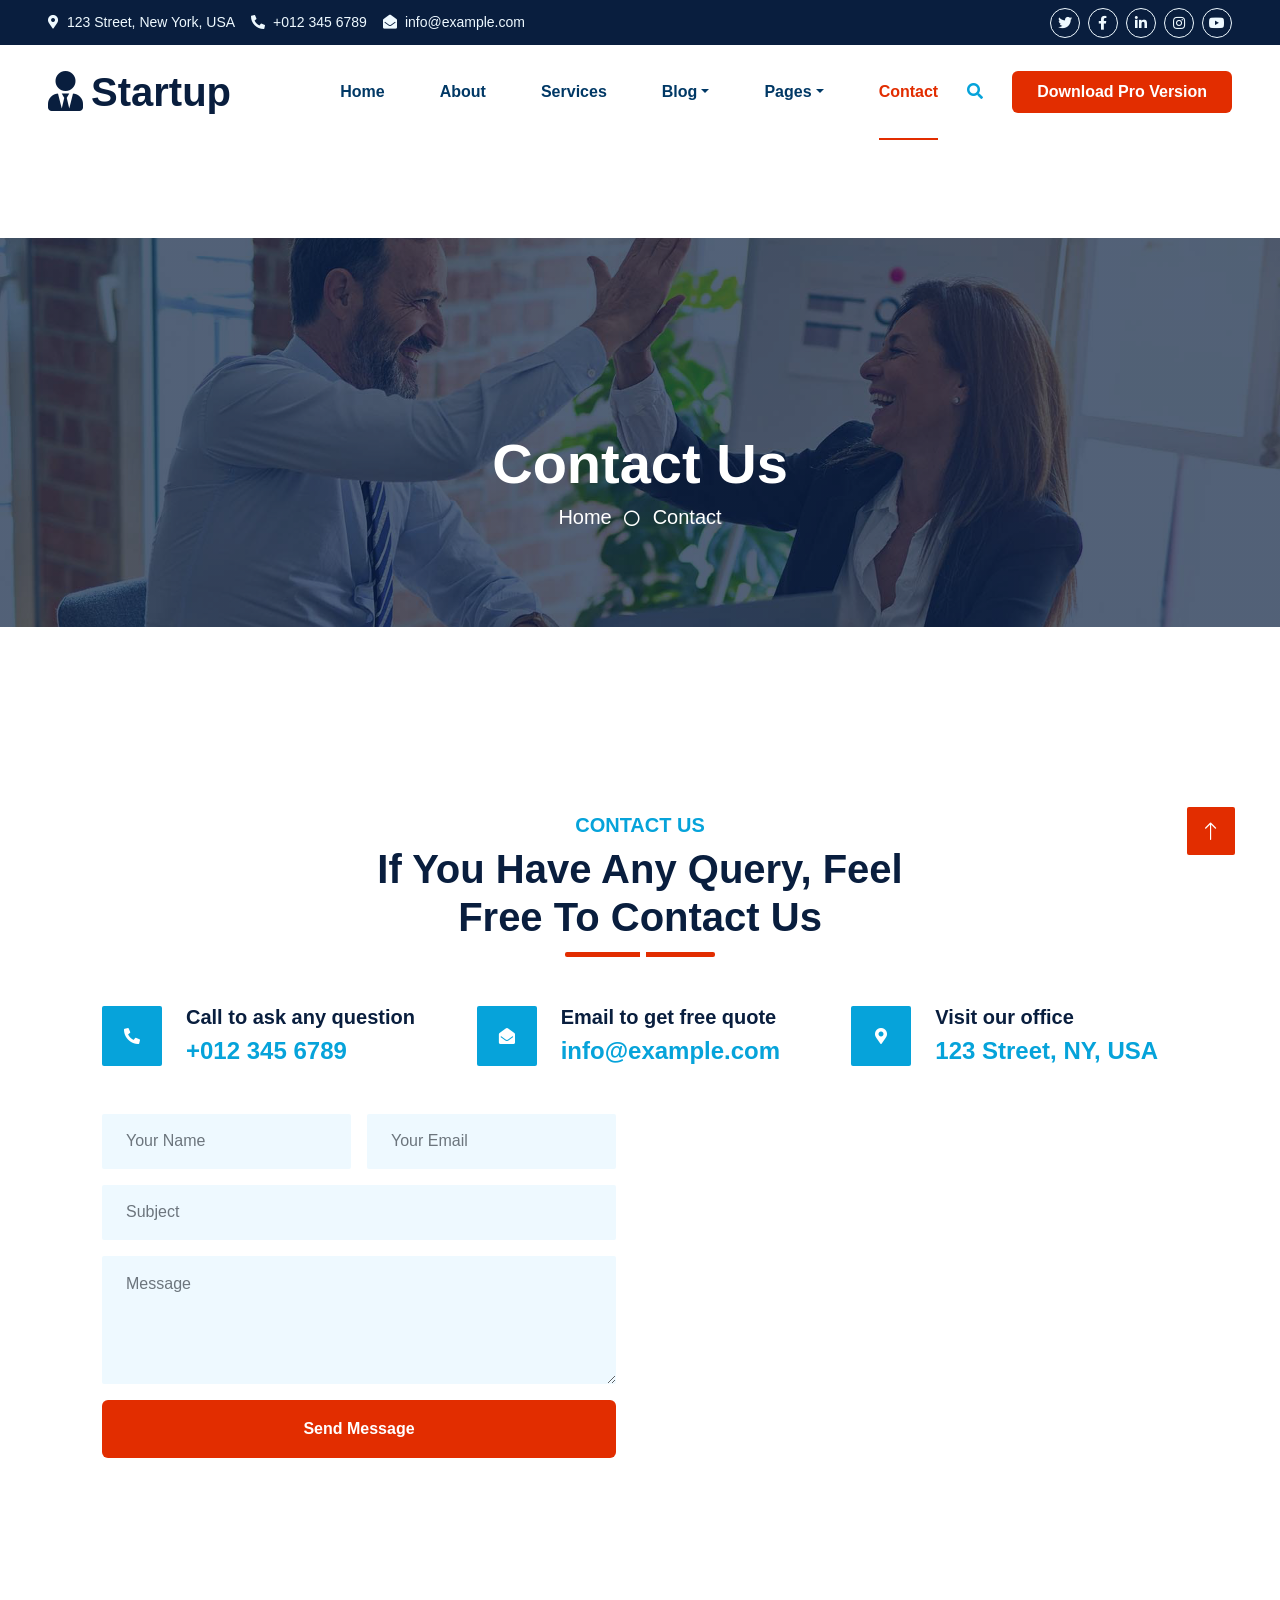
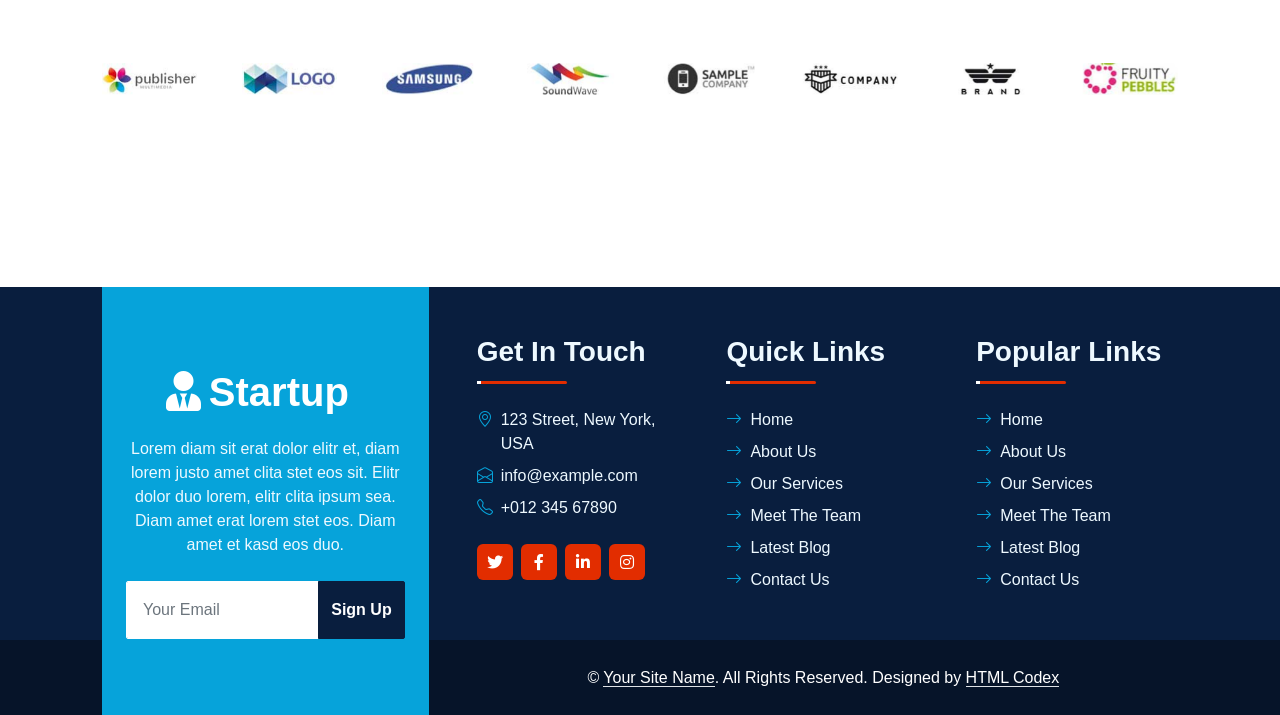
<file: Veltris_website_redesign/contact.html>
<!DOCTYPE html>
<html lang="en">

<head>
    <meta charset="utf-8">
    <title>Startup - Startup Website Template</title>
    <meta content="width=device-width, initial-scale=1.0" name="viewport">
    <meta content="Free HTML Templates" name="keywords">
    <meta content="Free HTML Templates" name="description">

    <!-- Favicon -->
    <link href="img/favicon.ico" rel="icon">

    <!-- Google Web Fonts -->
    <link rel="preconnect" href="https://fonts.googleapis.com">
    <link rel="preconnect" href="https://fonts.gstatic.com" crossorigin>
    <link href="https://fonts.googleapis.com/css2?family=Nunito:wght@400;600;700;800&family=Rubik:wght@400;500;600;700&display=swap" rel="stylesheet">

    <!-- Icon Font Stylesheet -->
    <link href="https://cdnjs.cloudflare.com/ajax/libs/font-awesome/5.10.0/css/all.min.css" rel="stylesheet">
    <link href="https://cdn.jsdelivr.net/npm/bootstrap-icons@1.4.1/font/bootstrap-icons.css" rel="stylesheet">

    <!-- Libraries Stylesheet -->
    <link href="lib/owlcarousel/assets/owl.carousel.min.css" rel="stylesheet">
    <link href="lib/animate/animate.min.css" rel="stylesheet">

    <!-- Customized Bootstrap Stylesheet -->
    <link href="css/bootstrap.min.css" rel="stylesheet">

    <!-- Template Stylesheet -->
    <link href="css/style.css" rel="stylesheet">
</head>

<body>
    <!-- Spinner Start -->
    <div id="spinner" class="show bg-white position-fixed translate-middle w-100 vh-100 top-50 start-50 d-flex align-items-center justify-content-center">
        <div class="spinner"></div>
    </div>
    <!-- Spinner End -->


    <!-- Topbar Start -->
    <div class="container-fluid bg-dark px-5 d-none d-lg-block">
        <div class="row gx-0">
            <div class="col-lg-8 text-center text-lg-start mb-2 mb-lg-0">
                <div class="d-inline-flex align-items-center" style="height: 45px;">
                    <small class="me-3 text-light"><i class="fa fa-map-marker-alt me-2"></i>123 Street, New York, USA</small>
                    <small class="me-3 text-light"><i class="fa fa-phone-alt me-2"></i>+012 345 6789</small>
                    <small class="text-light"><i class="fa fa-envelope-open me-2"></i>info@example.com</small>
                </div>
            </div>
            <div class="col-lg-4 text-center text-lg-end">
                <div class="d-inline-flex align-items-center" style="height: 45px;">
                    <a class="btn btn-sm btn-outline-light btn-sm-square rounded-circle me-2" href=""><i class="fab fa-twitter fw-normal"></i></a>
                    <a class="btn btn-sm btn-outline-light btn-sm-square rounded-circle me-2" href=""><i class="fab fa-facebook-f fw-normal"></i></a>
                    <a class="btn btn-sm btn-outline-light btn-sm-square rounded-circle me-2" href=""><i class="fab fa-linkedin-in fw-normal"></i></a>
                    <a class="btn btn-sm btn-outline-light btn-sm-square rounded-circle me-2" href=""><i class="fab fa-instagram fw-normal"></i></a>
                    <a class="btn btn-sm btn-outline-light btn-sm-square rounded-circle" href=""><i class="fab fa-youtube fw-normal"></i></a>
                </div>
            </div>
        </div>
    </div>
    <!-- Topbar End -->


    <!-- Navbar Start -->
    <div class="container-fluid position-relative p-0">
        <nav class="navbar navbar-expand-lg navbar-dark px-5 py-3 py-lg-0">
            <a href="index.html" class="navbar-brand p-0">
                <h1 class="m-0"><i class="fa fa-user-tie me-2"></i>Startup</h1>
            </a>
            <button class="navbar-toggler" type="button" data-bs-toggle="collapse" data-bs-target="#navbarCollapse">
                <span class="fa fa-bars"></span>
            </button>
            <div class="collapse navbar-collapse" id="navbarCollapse">
                <div class="navbar-nav ms-auto py-0">
                    <a href="index.html" class="nav-item nav-link">Home</a>
                    <a href="about.html" class="nav-item nav-link">About</a>
                    <a href="service.html" class="nav-item nav-link">Services</a>
                    <div class="nav-item dropdown">
                        <a href="#" class="nav-link dropdown-toggle" data-bs-toggle="dropdown">Blog</a>
                        <div class="dropdown-menu m-0">
                            <a href="blog.html" class="dropdown-item">Blog Grid</a>
                            <a href="detail.html" class="dropdown-item">Blog Detail</a>
                        </div>
                    </div>
                    <div class="nav-item dropdown">
                        <a href="#" class="nav-link dropdown-toggle" data-bs-toggle="dropdown">Pages</a>
                        <div class="dropdown-menu m-0">
                            <a href="price.html" class="dropdown-item">Pricing Plan</a>
                            <a href="feature.html" class="dropdown-item">Our features</a>
                            <a href="team.html" class="dropdown-item">Team Members</a>
                            <a href="testimonial.html" class="dropdown-item">Testimonial</a>
                            <a href="quote.html" class="dropdown-item">Free Quote</a>
                        </div>
                    </div>
                    <a href="contact.html" class="nav-item nav-link active">Contact</a>
                </div>
                <butaton type="button" class="btn text-primary ms-3" data-bs-toggle="modal" data-bs-target="#searchModal"><i class="fa fa-search"></i></butaton>
                <a href="https://htmlcodex.com/startup-company-website-template" class="btn btn-primary py-2 px-4 ms-3">Download Pro Version</a>
            </div>
        </nav>

        <div class="container-fluid bg-primary py-5 bg-header" style="margin-bottom: 90px;">
            <div class="row py-5">
                <div class="col-12 pt-lg-5 mt-lg-5 text-center">
                    <h1 class="display-4 text-white animated zoomIn">Contact Us</h1>
                    <a href="" class="h5 text-white">Home</a>
                    <i class="far fa-circle text-white px-2"></i>
                    <a href="" class="h5 text-white">Contact</a>
                </div>
            </div>
        </div>
    </div>
    <!-- Navbar End -->


    <!-- Full Screen Search Start -->
    <div class="modal fade" id="searchModal" tabindex="-1">
        <div class="modal-dialog modal-fullscreen">
            <div class="modal-content" style="background: rgba(9, 30, 62, .7);">
                <div class="modal-header border-0">
                    <button type="button" class="btn bg-white btn-close" data-bs-dismiss="modal" aria-label="Close"></button>
                </div>
                <div class="modal-body d-flex align-items-center justify-content-center">
                    <div class="input-group" style="max-width: 600px;">
                        <input type="text" class="form-control bg-transparent border-primary p-3" placeholder="Type search keyword">
                        <button class="btn btn-primary px-4"><i class="bi bi-search"></i></button>
                    </div>
                </div>
            </div>
        </div>
    </div>
    <!-- Full Screen Search End -->


    <!-- Contact Start -->
    <div class="container-fluid py-5 wow fadeInUp" data-wow-delay="0.1s">
        <div class="container py-5">
            <div class="section-title text-center position-relative pb-3 mb-5 mx-auto" style="max-width: 600px;">
                <h5 class="fw-bold text-primary text-uppercase">Contact Us</h5>
                <h1 class="mb-0">If You Have Any Query, Feel Free To Contact Us</h1>
            </div>
            <div class="row g-5 mb-5">
                <div class="col-lg-4">
                    <div class="d-flex align-items-center wow fadeIn" data-wow-delay="0.1s">
                        <div class="bg-primary d-flex align-items-center justify-content-center rounded" style="width: 60px; height: 60px;">
                            <i class="fa fa-phone-alt text-white"></i>
                        </div>
                        <div class="ps-4">
                            <h5 class="mb-2">Call to ask any question</h5>
                            <h4 class="text-primary mb-0">+012 345 6789</h4>
                        </div>
                    </div>
                </div>
                <div class="col-lg-4">
                    <div class="d-flex align-items-center wow fadeIn" data-wow-delay="0.4s">
                        <div class="bg-primary d-flex align-items-center justify-content-center rounded" style="width: 60px; height: 60px;">
                            <i class="fa fa-envelope-open text-white"></i>
                        </div>
                        <div class="ps-4">
                            <h5 class="mb-2">Email to get free quote</h5>
                            <h4 class="text-primary mb-0">info@example.com</h4>
                        </div>
                    </div>
                </div>
                <div class="col-lg-4">
                    <div class="d-flex align-items-center wow fadeIn" data-wow-delay="0.8s">
                        <div class="bg-primary d-flex align-items-center justify-content-center rounded" style="width: 60px; height: 60px;">
                            <i class="fa fa-map-marker-alt text-white"></i>
                        </div>
                        <div class="ps-4">
                            <h5 class="mb-2">Visit our office</h5>
                            <h4 class="text-primary mb-0">123 Street, NY, USA</h4>
                        </div>
                    </div>
                </div>
            </div>
            <div class="row g-5">
                <div class="col-lg-6 wow slideInUp" data-wow-delay="0.3s">
                    <form>
                        <div class="row g-3">
                            <div class="col-md-6">
                                <input type="text" class="form-control border-0 bg-light px-4" placeholder="Your Name" style="height: 55px;">
                            </div>
                            <div class="col-md-6">
                                <input type="email" class="form-control border-0 bg-light px-4" placeholder="Your Email" style="height: 55px;">
                            </div>
                            <div class="col-12">
                                <input type="text" class="form-control border-0 bg-light px-4" placeholder="Subject" style="height: 55px;">
                            </div>
                            <div class="col-12">
                                <textarea class="form-control border-0 bg-light px-4 py-3" rows="4" placeholder="Message"></textarea>
                            </div>
                            <div class="col-12">
                                <button class="btn btn-primary w-100 py-3" type="submit">Send Message</button>
                            </div>
                        </div>
                    </form>
                </div>
                <div class="col-lg-6 wow slideInUp" data-wow-delay="0.6s">
                    <iframe class="position-relative rounded w-100 h-100"
                        src="https://www.google.com/maps/embed?pb=!1m18!1m12!1m3!1d3001156.4288297426!2d-78.01371936852176!3d42.72876761954724!2m3!1f0!2f0!3f0!3m2!1i1024!2i768!4f13.1!3m3!1m2!1s0x4ccc4bf0f123a5a9%3A0xddcfc6c1de189567!2sNew%20York%2C%20USA!5e0!3m2!1sen!2sbd!4v1603794290143!5m2!1sen!2sbd"
                        frameborder="0" style="min-height: 350px; border:0;" allowfullscreen="" aria-hidden="false"
                        tabindex="0"></iframe>
                </div>
            </div>
        </div>
    </div>
    <!-- Contact End -->


    <!-- Vendor Start -->
    <div class="container-fluid py-5 wow fadeInUp" data-wow-delay="0.1s">
        <div class="container py-5 mb-5">
            <div class="bg-white">
                <div class="owl-carousel vendor-carousel">
                    <img src="img/vendor-1.jpg" alt="">
                    <img src="img/vendor-2.jpg" alt="">
                    <img src="img/vendor-3.jpg" alt="">
                    <img src="img/vendor-4.jpg" alt="">
                    <img src="img/vendor-5.jpg" alt="">
                    <img src="img/vendor-6.jpg" alt="">
                    <img src="img/vendor-7.jpg" alt="">
                    <img src="img/vendor-8.jpg" alt="">
                    <img src="img/vendor-9.jpg" alt="">
                </div>
            </div>
        </div>
    </div>
    <!-- Vendor End -->
    

    <!-- Footer Start -->
    <div class="container-fluid bg-dark text-light mt-5 wow fadeInUp" data-wow-delay="0.1s">
        <div class="container">
            <div class="row gx-5">
                <div class="col-lg-4 col-md-6 footer-about">
                    <div class="d-flex flex-column align-items-center justify-content-center text-center h-100 bg-primary p-4">
                        <a href="index.html" class="navbar-brand">
                            <h1 class="m-0 text-white"><i class="fa fa-user-tie me-2"></i>Startup</h1>
                        </a>
                        <p class="mt-3 mb-4">Lorem diam sit erat dolor elitr et, diam lorem justo amet clita stet eos sit. Elitr dolor duo lorem, elitr clita ipsum sea. Diam amet erat lorem stet eos. Diam amet et kasd eos duo.</p>
                        <form action="">
                            <div class="input-group">
                                <input type="text" class="form-control border-white p-3" placeholder="Your Email">
                                <button class="btn btn-dark">Sign Up</button>
                            </div>
                        </form>
                    </div>
                </div>
                <div class="col-lg-8 col-md-6">
                    <div class="row gx-5">
                        <div class="col-lg-4 col-md-12 pt-5 mb-5">
                            <div class="section-title section-title-sm position-relative pb-3 mb-4">
                                <h3 class="text-light mb-0">Get In Touch</h3>
                            </div>
                            <div class="d-flex mb-2">
                                <i class="bi bi-geo-alt text-primary me-2"></i>
                                <p class="mb-0">123 Street, New York, USA</p>
                            </div>
                            <div class="d-flex mb-2">
                                <i class="bi bi-envelope-open text-primary me-2"></i>
                                <p class="mb-0">info@example.com</p>
                            </div>
                            <div class="d-flex mb-2">
                                <i class="bi bi-telephone text-primary me-2"></i>
                                <p class="mb-0">+012 345 67890</p>
                            </div>
                            <div class="d-flex mt-4">
                                <a class="btn btn-primary btn-square me-2" href="#"><i class="fab fa-twitter fw-normal"></i></a>
                                <a class="btn btn-primary btn-square me-2" href="#"><i class="fab fa-facebook-f fw-normal"></i></a>
                                <a class="btn btn-primary btn-square me-2" href="#"><i class="fab fa-linkedin-in fw-normal"></i></a>
                                <a class="btn btn-primary btn-square" href="#"><i class="fab fa-instagram fw-normal"></i></a>
                            </div>
                        </div>
                        <div class="col-lg-4 col-md-12 pt-0 pt-lg-5 mb-5">
                            <div class="section-title section-title-sm position-relative pb-3 mb-4">
                                <h3 class="text-light mb-0">Quick Links</h3>
                            </div>
                            <div class="link-animated d-flex flex-column justify-content-start">
                                <a class="text-light mb-2" href="#"><i class="bi bi-arrow-right text-primary me-2"></i>Home</a>
                                <a class="text-light mb-2" href="#"><i class="bi bi-arrow-right text-primary me-2"></i>About Us</a>
                                <a class="text-light mb-2" href="#"><i class="bi bi-arrow-right text-primary me-2"></i>Our Services</a>
                                <a class="text-light mb-2" href="#"><i class="bi bi-arrow-right text-primary me-2"></i>Meet The Team</a>
                                <a class="text-light mb-2" href="#"><i class="bi bi-arrow-right text-primary me-2"></i>Latest Blog</a>
                                <a class="text-light" href="#"><i class="bi bi-arrow-right text-primary me-2"></i>Contact Us</a>
                            </div>
                        </div>
                        <div class="col-lg-4 col-md-12 pt-0 pt-lg-5 mb-5">
                            <div class="section-title section-title-sm position-relative pb-3 mb-4">
                                <h3 class="text-light mb-0">Popular Links</h3>
                            </div>
                            <div class="link-animated d-flex flex-column justify-content-start">
                                <a class="text-light mb-2" href="#"><i class="bi bi-arrow-right text-primary me-2"></i>Home</a>
                                <a class="text-light mb-2" href="#"><i class="bi bi-arrow-right text-primary me-2"></i>About Us</a>
                                <a class="text-light mb-2" href="#"><i class="bi bi-arrow-right text-primary me-2"></i>Our Services</a>
                                <a class="text-light mb-2" href="#"><i class="bi bi-arrow-right text-primary me-2"></i>Meet The Team</a>
                                <a class="text-light mb-2" href="#"><i class="bi bi-arrow-right text-primary me-2"></i>Latest Blog</a>
                                <a class="text-light" href="#"><i class="bi bi-arrow-right text-primary me-2"></i>Contact Us</a>
                            </div>
                        </div>
                    </div>
                </div>
            </div>
        </div>
    </div>
    <div class="container-fluid text-white" style="background: #061429;">
        <div class="container text-center">
            <div class="row justify-content-end">
                <div class="col-lg-8 col-md-6">
                    <div class="d-flex align-items-center justify-content-center" style="height: 75px;">
                        <p class="mb-0">&copy; <a class="text-white border-bottom" href="#">Your Site Name</a>. All Rights Reserved. 
						
						<!--/*** This template is free as long as you keep the footer author’s credit link/attribution link/backlink. If you'd like to use the template without the footer author’s credit link/attribution link/backlink, you can purchase the Credit Removal License from "https://htmlcodex.com/credit-removal". Thank you for your support. ***/-->
						Designed by <a class="text-white border-bottom" href="https://htmlcodex.com">HTML Codex</a></p>
                    </div>
                </div>
            </div>
        </div>
    </div>
    <!-- Footer End -->


    <!-- Back to Top -->
    <a href="#" class="btn btn-lg btn-primary btn-lg-square rounded back-to-top"><i class="bi bi-arrow-up"></i></a>


    <!-- JavaScript Libraries -->
    <script src="https://code.jquery.com/jquery-3.4.1.min.js"></script>
    <script src="https://cdn.jsdelivr.net/npm/bootstrap@5.0.0/dist/js/bootstrap.bundle.min.js"></script>
    <script src="lib/wow/wow.min.js"></script>
    <script src="lib/easing/easing.min.js"></script>
    <script src="lib/waypoints/waypoints.min.js"></script>
    <script src="lib/counterup/counterup.min.js"></script>
    <script src="lib/owlcarousel/owl.carousel.min.js"></script>

    <!-- Template Javascript -->
    <script src="js/main.js"></script>
</body>

</html>
</file>
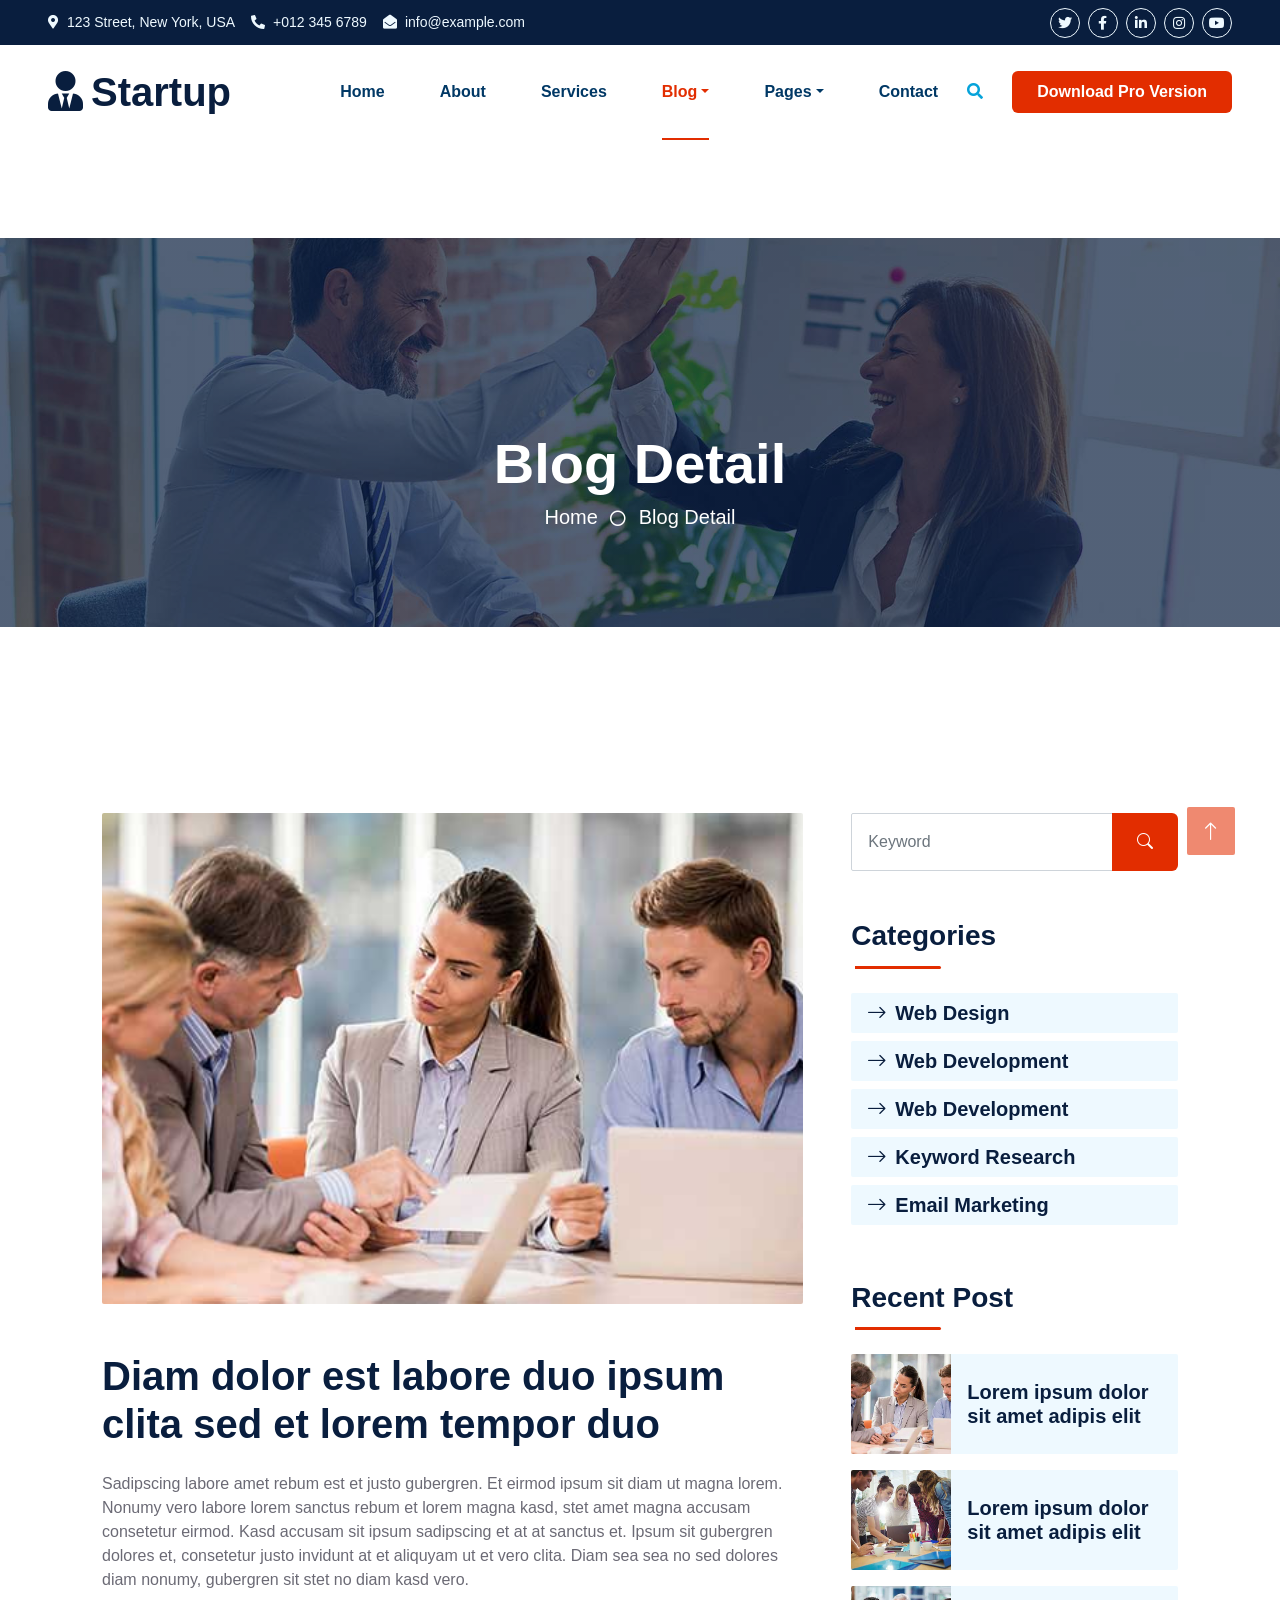
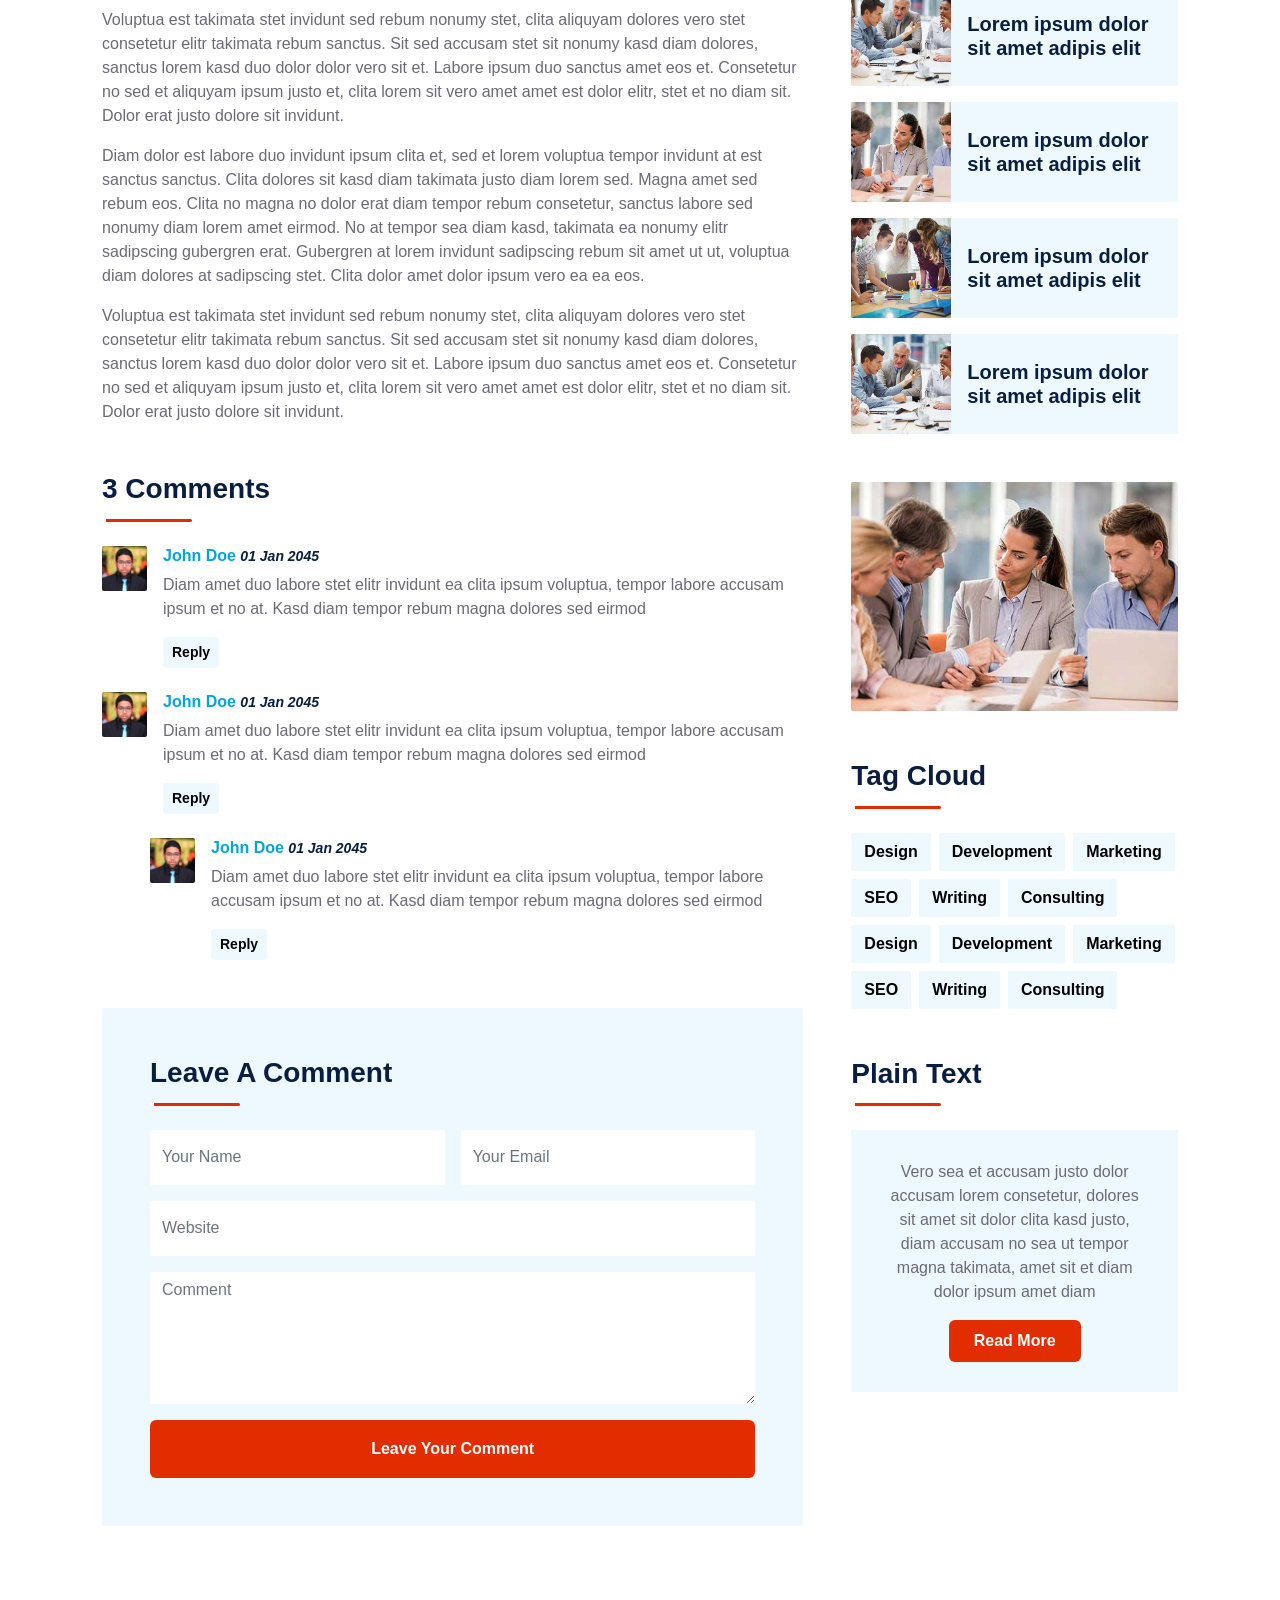
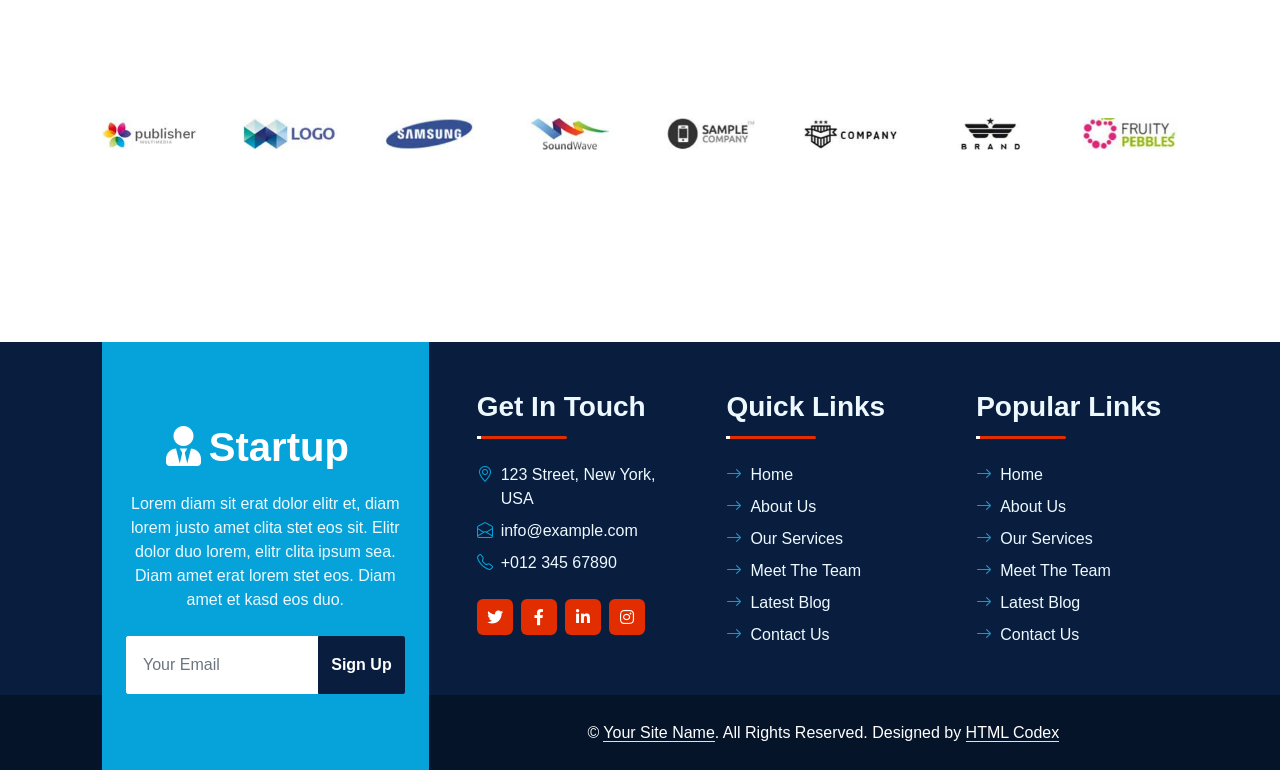
<file: Veltris_website_redesign/detail.html>
<!DOCTYPE html>
<html lang="en">

<head>
    <meta charset="utf-8">
    <title>Startup - Startup Website Template</title>
    <meta content="width=device-width, initial-scale=1.0" name="viewport">
    <meta content="Free HTML Templates" name="keywords">
    <meta content="Free HTML Templates" name="description">

    <!-- Favicon -->
    <link href="img/favicon.ico" rel="icon">

    <!-- Google Web Fonts -->
    <link rel="preconnect" href="https://fonts.googleapis.com">
    <link rel="preconnect" href="https://fonts.gstatic.com" crossorigin>
    <link href="https://fonts.googleapis.com/css2?family=Nunito:wght@400;600;700;800&family=Rubik:wght@400;500;600;700&display=swap" rel="stylesheet">

    <!-- Icon Font Stylesheet -->
    <link href="https://cdnjs.cloudflare.com/ajax/libs/font-awesome/5.10.0/css/all.min.css" rel="stylesheet">
    <link href="https://cdn.jsdelivr.net/npm/bootstrap-icons@1.4.1/font/bootstrap-icons.css" rel="stylesheet">

    <!-- Libraries Stylesheet -->
    <link href="lib/owlcarousel/assets/owl.carousel.min.css" rel="stylesheet">
    <link href="lib/animate/animate.min.css" rel="stylesheet">

    <!-- Customized Bootstrap Stylesheet -->
    <link href="css/bootstrap.min.css" rel="stylesheet">

    <!-- Template Stylesheet -->
    <link href="css/style.css" rel="stylesheet">
</head>

<body>
    <!-- Spinner Start -->
    <div id="spinner" class="show bg-white position-fixed translate-middle w-100 vh-100 top-50 start-50 d-flex align-items-center justify-content-center">
        <div class="spinner"></div>
    </div>
    <!-- Spinner End -->


    <!-- Topbar Start -->
    <div class="container-fluid bg-dark px-5 d-none d-lg-block">
        <div class="row gx-0">
            <div class="col-lg-8 text-center text-lg-start mb-2 mb-lg-0">
                <div class="d-inline-flex align-items-center" style="height: 45px;">
                    <small class="me-3 text-light"><i class="fa fa-map-marker-alt me-2"></i>123 Street, New York, USA</small>
                    <small class="me-3 text-light"><i class="fa fa-phone-alt me-2"></i>+012 345 6789</small>
                    <small class="text-light"><i class="fa fa-envelope-open me-2"></i>info@example.com</small>
                </div>
            </div>
            <div class="col-lg-4 text-center text-lg-end">
                <div class="d-inline-flex align-items-center" style="height: 45px;">
                    <a class="btn btn-sm btn-outline-light btn-sm-square rounded-circle me-2" href=""><i class="fab fa-twitter fw-normal"></i></a>
                    <a class="btn btn-sm btn-outline-light btn-sm-square rounded-circle me-2" href=""><i class="fab fa-facebook-f fw-normal"></i></a>
                    <a class="btn btn-sm btn-outline-light btn-sm-square rounded-circle me-2" href=""><i class="fab fa-linkedin-in fw-normal"></i></a>
                    <a class="btn btn-sm btn-outline-light btn-sm-square rounded-circle me-2" href=""><i class="fab fa-instagram fw-normal"></i></a>
                    <a class="btn btn-sm btn-outline-light btn-sm-square rounded-circle" href=""><i class="fab fa-youtube fw-normal"></i></a>
                </div>
            </div>
        </div>
    </div>
    <!-- Topbar End -->


    <!-- Navbar Start -->
    <div class="container-fluid position-relative p-0">
        <nav class="navbar navbar-expand-lg navbar-dark px-5 py-3 py-lg-0">
            <a href="index.html" class="navbar-brand p-0">
                <h1 class="m-0"><i class="fa fa-user-tie me-2"></i>Startup</h1>
            </a>
            <button class="navbar-toggler" type="button" data-bs-toggle="collapse" data-bs-target="#navbarCollapse">
                <span class="fa fa-bars"></span>
            </button>
            <div class="collapse navbar-collapse" id="navbarCollapse">
                <div class="navbar-nav ms-auto py-0">
                    <a href="index.html" class="nav-item nav-link">Home</a>
                    <a href="about.html" class="nav-item nav-link">About</a>
                    <a href="service.html" class="nav-item nav-link">Services</a>
                    <div class="nav-item dropdown">
                        <a href="#" class="nav-link dropdown-toggle active" data-bs-toggle="dropdown">Blog</a>
                        <div class="dropdown-menu m-0">
                            <a href="blog.html" class="dropdown-item">Blog Grid</a>
                            <a href="detail.html" class="dropdown-item active">Blog Detail</a>
                        </div>
                    </div>
                    <div class="nav-item dropdown">
                        <a href="#" class="nav-link dropdown-toggle" data-bs-toggle="dropdown">Pages</a>
                        <div class="dropdown-menu m-0">
                            <a href="price.html" class="dropdown-item">Pricing Plan</a>
                            <a href="feature.html" class="dropdown-item">Our features</a>
                            <a href="team.html" class="dropdown-item">Team Members</a>
                            <a href="testimonial.html" class="dropdown-item">Testimonial</a>
                            <a href="quote.html" class="dropdown-item">Free Quote</a>
                        </div>
                    </div>
                    <a href="contact.html" class="nav-item nav-link">Contact</a>
                </div>
                <butaton type="button" class="btn text-primary ms-3" data-bs-toggle="modal" data-bs-target="#searchModal"><i class="fa fa-search"></i></butaton>
                <a href="https://htmlcodex.com/startup-company-website-template" class="btn btn-primary py-2 px-4 ms-3">Download Pro Version</a>
            </div>
        </nav>

        <div class="container-fluid bg-primary py-5 bg-header" style="margin-bottom: 90px;">
            <div class="row py-5">
                <div class="col-12 pt-lg-5 mt-lg-5 text-center">
                    <h1 class="display-4 text-white animated zoomIn">Blog Detail</h1>
                    <a href="" class="h5 text-white">Home</a>
                    <i class="far fa-circle text-white px-2"></i>
                    <a href="" class="h5 text-white">Blog Detail</a>
                </div>
            </div>
        </div>
    </div>
    <!-- Navbar End -->


    <!-- Full Screen Search Start -->
    <div class="modal fade" id="searchModal" tabindex="-1">
        <div class="modal-dialog modal-fullscreen">
            <div class="modal-content" style="background: rgba(9, 30, 62, .7);">
                <div class="modal-header border-0">
                    <button type="button" class="btn bg-white btn-close" data-bs-dismiss="modal" aria-label="Close"></button>
                </div>
                <div class="modal-body d-flex align-items-center justify-content-center">
                    <div class="input-group" style="max-width: 600px;">
                        <input type="text" class="form-control bg-transparent border-primary p-3" placeholder="Type search keyword">
                        <button class="btn btn-primary px-4"><i class="bi bi-search"></i></button>
                    </div>
                </div>
            </div>
        </div>
    </div>
    <!-- Full Screen Search End -->


    <!-- Blog Start -->
    <div class="container-fluid py-5 wow fadeInUp" data-wow-delay="0.1s">
        <div class="container py-5">
            <div class="row g-5">
                <div class="col-lg-8">
                    <!-- Blog Detail Start -->
                    <div class="mb-5">
                        <img class="img-fluid w-100 rounded mb-5" src="img/blog-1.jpg" alt="">
                        <h1 class="mb-4">Diam dolor est labore duo ipsum clita sed et lorem tempor duo</h1>
                        <p>Sadipscing labore amet rebum est et justo gubergren. Et eirmod ipsum sit diam ut
                            magna lorem. Nonumy vero labore lorem sanctus rebum et lorem magna kasd, stet
                            amet magna accusam consetetur eirmod. Kasd accusam sit ipsum sadipscing et at at
                            sanctus et. Ipsum sit gubergren dolores et, consetetur justo invidunt at et
                            aliquyam ut et vero clita. Diam sea sea no sed dolores diam nonumy, gubergren
                            sit stet no diam kasd vero.</p>
                        <p>Voluptua est takimata stet invidunt sed rebum nonumy stet, clita aliquyam dolores
                            vero stet consetetur elitr takimata rebum sanctus. Sit sed accusam stet sit
                            nonumy kasd diam dolores, sanctus lorem kasd duo dolor dolor vero sit et. Labore
                            ipsum duo sanctus amet eos et. Consetetur no sed et aliquyam ipsum justo et,
                            clita lorem sit vero amet amet est dolor elitr, stet et no diam sit. Dolor erat
                            justo dolore sit invidunt.</p>
                        <p>Diam dolor est labore duo invidunt ipsum clita et, sed et lorem voluptua tempor
                            invidunt at est sanctus sanctus. Clita dolores sit kasd diam takimata justo diam
                            lorem sed. Magna amet sed rebum eos. Clita no magna no dolor erat diam tempor
                            rebum consetetur, sanctus labore sed nonumy diam lorem amet eirmod. No at tempor
                            sea diam kasd, takimata ea nonumy elitr sadipscing gubergren erat. Gubergren at
                            lorem invidunt sadipscing rebum sit amet ut ut, voluptua diam dolores at
                            sadipscing stet. Clita dolor amet dolor ipsum vero ea ea eos.</p>
                        <p>Voluptua est takimata stet invidunt sed rebum nonumy stet, clita aliquyam dolores
                            vero stet consetetur elitr takimata rebum sanctus. Sit sed accusam stet sit
                            nonumy kasd diam dolores, sanctus lorem kasd duo dolor dolor vero sit et. Labore
                            ipsum duo sanctus amet eos et. Consetetur no sed et aliquyam ipsum justo et,
                            clita lorem sit vero amet amet est dolor elitr, stet et no diam sit. Dolor erat
                            justo dolore sit invidunt.</p>
                    </div>
                    <!-- Blog Detail End -->
    
                    <!-- Comment List Start -->
                    <div class="mb-5">
                        <div class="section-title section-title-sm position-relative pb-3 mb-4">
                            <h3 class="mb-0">3 Comments</h3>
                        </div>
                        <div class="d-flex mb-4">
                            <img src="img/user.jpg" class="img-fluid rounded" style="width: 45px; height: 45px;">
                            <div class="ps-3">
                                <h6><a href="">John Doe</a> <small><i>01 Jan 2045</i></small></h6>
                                <p>Diam amet duo labore stet elitr invidunt ea clita ipsum voluptua, tempor labore
                                    accusam ipsum et no at. Kasd diam tempor rebum magna dolores sed eirmod</p>
                                <button class="btn btn-sm btn-light">Reply</button>
                            </div>
                        </div>
                        <div class="d-flex mb-4">
                            <img src="img/user.jpg" class="img-fluid rounded" style="width: 45px; height: 45px;">
                            <div class="ps-3">
                                <h6><a href="">John Doe</a> <small><i>01 Jan 2045</i></small></h6>
                                <p>Diam amet duo labore stet elitr invidunt ea clita ipsum voluptua, tempor labore
                                    accusam ipsum et no at. Kasd diam tempor rebum magna dolores sed eirmod</p>
                                <button class="btn btn-sm btn-light">Reply</button>
                            </div>
                        </div>
                        <div class="d-flex ms-5 mb-4">
                            <img src="img/user.jpg" class="img-fluid rounded" style="width: 45px; height: 45px;">
                            <div class="ps-3">
                                <h6><a href="">John Doe</a> <small><i>01 Jan 2045</i></small></h6>
                                <p>Diam amet duo labore stet elitr invidunt ea clita ipsum voluptua, tempor labore
                                    accusam ipsum et no at. Kasd diam tempor rebum magna dolores sed eirmod</p>
                                <button class="btn btn-sm btn-light">Reply</button>
                            </div>
                        </div>
                    </div>
                    <!-- Comment List End -->
    
                    <!-- Comment Form Start -->
                    <div class="bg-light rounded p-5">
                        <div class="section-title section-title-sm position-relative pb-3 mb-4">
                            <h3 class="mb-0">Leave A Comment</h3>
                        </div>
                        <form>
                            <div class="row g-3">
                                <div class="col-12 col-sm-6">
                                    <input type="text" class="form-control bg-white border-0" placeholder="Your Name" style="height: 55px;">
                                </div>
                                <div class="col-12 col-sm-6">
                                    <input type="email" class="form-control bg-white border-0" placeholder="Your Email" style="height: 55px;">
                                </div>
                                <div class="col-12">
                                    <input type="text" class="form-control bg-white border-0" placeholder="Website" style="height: 55px;">
                                </div>
                                <div class="col-12">
                                    <textarea class="form-control bg-white border-0" rows="5" placeholder="Comment"></textarea>
                                </div>
                                <div class="col-12">
                                    <button class="btn btn-primary w-100 py-3" type="submit">Leave Your Comment</button>
                                </div>
                            </div>
                        </form>
                    </div>
                    <!-- Comment Form End -->
                </div>
    
                <!-- Sidebar Start -->
                <div class="col-lg-4">
                    <!-- Search Form Start -->
                    <div class="mb-5 wow slideInUp" data-wow-delay="0.1s">
                        <div class="input-group">
                            <input type="text" class="form-control p-3" placeholder="Keyword">
                            <button class="btn btn-primary px-4"><i class="bi bi-search"></i></button>
                        </div>
                    </div>
                    <!-- Search Form End -->
    
                    <!-- Category Start -->
                    <div class="mb-5 wow slideInUp" data-wow-delay="0.1s">
                        <div class="section-title section-title-sm position-relative pb-3 mb-4">
                            <h3 class="mb-0">Categories</h3>
                        </div>
                        <div class="link-animated d-flex flex-column justify-content-start">
                            <a class="h5 fw-semi-bold bg-light rounded py-2 px-3 mb-2" href="#"><i class="bi bi-arrow-right me-2"></i>Web Design</a>
                            <a class="h5 fw-semi-bold bg-light rounded py-2 px-3 mb-2" href="#"><i class="bi bi-arrow-right me-2"></i>Web Development</a>
                            <a class="h5 fw-semi-bold bg-light rounded py-2 px-3 mb-2" href="#"><i class="bi bi-arrow-right me-2"></i>Web Development</a>
                            <a class="h5 fw-semi-bold bg-light rounded py-2 px-3 mb-2" href="#"><i class="bi bi-arrow-right me-2"></i>Keyword Research</a>
                            <a class="h5 fw-semi-bold bg-light rounded py-2 px-3 mb-2" href="#"><i class="bi bi-arrow-right me-2"></i>Email Marketing</a>
                        </div>
                    </div>
                    <!-- Category End -->
    
                    <!-- Recent Post Start -->
                    <div class="mb-5 wow slideInUp" data-wow-delay="0.1s">
                        <div class="section-title section-title-sm position-relative pb-3 mb-4">
                            <h3 class="mb-0">Recent Post</h3>
                        </div>
                        <div class="d-flex rounded overflow-hidden mb-3">
                            <img class="img-fluid" src="img/blog-1.jpg" style="width: 100px; height: 100px; object-fit: cover;" alt="">
                            <a href="" class="h5 fw-semi-bold d-flex align-items-center bg-light px-3 mb-0">Lorem ipsum dolor sit amet adipis elit
                            </a>
                        </div>
                        <div class="d-flex rounded overflow-hidden mb-3">
                            <img class="img-fluid" src="img/blog-2.jpg" style="width: 100px; height: 100px; object-fit: cover;" alt="">
                            <a href="" class="h5 fw-semi-bold d-flex align-items-center bg-light px-3 mb-0">Lorem ipsum dolor sit amet adipis elit
                            </a>
                        </div>
                        <div class="d-flex rounded overflow-hidden mb-3">
                            <img class="img-fluid" src="img/blog-3.jpg" style="width: 100px; height: 100px; object-fit: cover;" alt="">
                            <a href="" class="h5 fw-semi-bold d-flex align-items-center bg-light px-3 mb-0">Lorem ipsum dolor sit amet adipis elit
                            </a>
                        </div>
                        <div class="d-flex rounded overflow-hidden mb-3">
                            <img class="img-fluid" src="img/blog-1.jpg" style="width: 100px; height: 100px; object-fit: cover;" alt="">
                            <a href="" class="h5 fw-semi-bold d-flex align-items-center bg-light px-3 mb-0">Lorem ipsum dolor sit amet adipis elit
                            </a>
                        </div>
                        <div class="d-flex rounded overflow-hidden mb-3">
                            <img class="img-fluid" src="img/blog-2.jpg" style="width: 100px; height: 100px; object-fit: cover;" alt="">
                            <a href="" class="h5 fw-semi-bold d-flex align-items-center bg-light px-3 mb-0">Lorem ipsum dolor sit amet adipis elit
                            </a>
                        </div>
                        <div class="d-flex rounded overflow-hidden mb-3">
                            <img class="img-fluid" src="img/blog-3.jpg" style="width: 100px; height: 100px; object-fit: cover;" alt="">
                            <a href="" class="h5 fw-semi-bold d-flex align-items-center bg-light px-3 mb-0">Lorem ipsum dolor sit amet adipis elit
                            </a>
                        </div>
                    </div>
                    <!-- Recent Post End -->
    
                    <!-- Image Start -->
                    <div class="mb-5 wow slideInUp" data-wow-delay="0.1s">
                        <img src="img/blog-1.jpg" alt="" class="img-fluid rounded">
                    </div>
                    <!-- Image End -->
    
                    <!-- Tags Start -->
                    <div class="mb-5 wow slideInUp" data-wow-delay="0.1s">
                        <div class="section-title section-title-sm position-relative pb-3 mb-4">
                            <h3 class="mb-0">Tag Cloud</h3>
                        </div>
                        <div class="d-flex flex-wrap m-n1">
                            <a href="" class="btn btn-light m-1">Design</a>
                            <a href="" class="btn btn-light m-1">Development</a>
                            <a href="" class="btn btn-light m-1">Marketing</a>
                            <a href="" class="btn btn-light m-1">SEO</a>
                            <a href="" class="btn btn-light m-1">Writing</a>
                            <a href="" class="btn btn-light m-1">Consulting</a>
                            <a href="" class="btn btn-light m-1">Design</a>
                            <a href="" class="btn btn-light m-1">Development</a>
                            <a href="" class="btn btn-light m-1">Marketing</a>
                            <a href="" class="btn btn-light m-1">SEO</a>
                            <a href="" class="btn btn-light m-1">Writing</a>
                            <a href="" class="btn btn-light m-1">Consulting</a>
                        </div>
                    </div>
                    <!-- Tags End -->
    
                    <!-- Plain Text Start -->
                    <div class="wow slideInUp" data-wow-delay="0.1s">
                        <div class="section-title section-title-sm position-relative pb-3 mb-4">
                            <h3 class="mb-0">Plain Text</h3>
                        </div>
                        <div class="bg-light text-center" style="padding: 30px;">
                            <p>Vero sea et accusam justo dolor accusam lorem consetetur, dolores sit amet sit dolor clita kasd justo, diam accusam no sea ut tempor magna takimata, amet sit et diam dolor ipsum amet diam</p>
                            <a href="" class="btn btn-primary py-2 px-4">Read More</a>
                        </div>
                    </div>
                    <!-- Plain Text End -->
                </div>
                <!-- Sidebar End -->
            </div>
        </div>
    </div>
    <!-- Blog End -->


    <!-- Vendor Start -->
    <div class="container-fluid py-5 wow fadeInUp" data-wow-delay="0.1s">
        <div class="container py-5 mb-5">
            <div class="bg-white">
                <div class="owl-carousel vendor-carousel">
                    <img src="img/vendor-1.jpg" alt="">
                    <img src="img/vendor-2.jpg" alt="">
                    <img src="img/vendor-3.jpg" alt="">
                    <img src="img/vendor-4.jpg" alt="">
                    <img src="img/vendor-5.jpg" alt="">
                    <img src="img/vendor-6.jpg" alt="">
                    <img src="img/vendor-7.jpg" alt="">
                    <img src="img/vendor-8.jpg" alt="">
                    <img src="img/vendor-9.jpg" alt="">
                </div>
            </div>
        </div>
    </div>
    <!-- Vendor End -->
    

    <!-- Footer Start -->
    <div class="container-fluid bg-dark text-light mt-5 wow fadeInUp" data-wow-delay="0.1s">
        <div class="container">
            <div class="row gx-5">
                <div class="col-lg-4 col-md-6 footer-about">
                    <div class="d-flex flex-column align-items-center justify-content-center text-center h-100 bg-primary p-4">
                        <a href="index.html" class="navbar-brand">
                            <h1 class="m-0 text-white"><i class="fa fa-user-tie me-2"></i>Startup</h1>
                        </a>
                        <p class="mt-3 mb-4">Lorem diam sit erat dolor elitr et, diam lorem justo amet clita stet eos sit. Elitr dolor duo lorem, elitr clita ipsum sea. Diam amet erat lorem stet eos. Diam amet et kasd eos duo.</p>
                        <form action="">
                            <div class="input-group">
                                <input type="text" class="form-control border-white p-3" placeholder="Your Email">
                                <button class="btn btn-dark">Sign Up</button>
                            </div>
                        </form>
                    </div>
                </div>
                <div class="col-lg-8 col-md-6">
                    <div class="row gx-5">
                        <div class="col-lg-4 col-md-12 pt-5 mb-5">
                            <div class="section-title section-title-sm position-relative pb-3 mb-4">
                                <h3 class="text-light mb-0">Get In Touch</h3>
                            </div>
                            <div class="d-flex mb-2">
                                <i class="bi bi-geo-alt text-primary me-2"></i>
                                <p class="mb-0">123 Street, New York, USA</p>
                            </div>
                            <div class="d-flex mb-2">
                                <i class="bi bi-envelope-open text-primary me-2"></i>
                                <p class="mb-0">info@example.com</p>
                            </div>
                            <div class="d-flex mb-2">
                                <i class="bi bi-telephone text-primary me-2"></i>
                                <p class="mb-0">+012 345 67890</p>
                            </div>
                            <div class="d-flex mt-4">
                                <a class="btn btn-primary btn-square me-2" href="#"><i class="fab fa-twitter fw-normal"></i></a>
                                <a class="btn btn-primary btn-square me-2" href="#"><i class="fab fa-facebook-f fw-normal"></i></a>
                                <a class="btn btn-primary btn-square me-2" href="#"><i class="fab fa-linkedin-in fw-normal"></i></a>
                                <a class="btn btn-primary btn-square" href="#"><i class="fab fa-instagram fw-normal"></i></a>
                            </div>
                        </div>
                        <div class="col-lg-4 col-md-12 pt-0 pt-lg-5 mb-5">
                            <div class="section-title section-title-sm position-relative pb-3 mb-4">
                                <h3 class="text-light mb-0">Quick Links</h3>
                            </div>
                            <div class="link-animated d-flex flex-column justify-content-start">
                                <a class="text-light mb-2" href="#"><i class="bi bi-arrow-right text-primary me-2"></i>Home</a>
                                <a class="text-light mb-2" href="#"><i class="bi bi-arrow-right text-primary me-2"></i>About Us</a>
                                <a class="text-light mb-2" href="#"><i class="bi bi-arrow-right text-primary me-2"></i>Our Services</a>
                                <a class="text-light mb-2" href="#"><i class="bi bi-arrow-right text-primary me-2"></i>Meet The Team</a>
                                <a class="text-light mb-2" href="#"><i class="bi bi-arrow-right text-primary me-2"></i>Latest Blog</a>
                                <a class="text-light" href="#"><i class="bi bi-arrow-right text-primary me-2"></i>Contact Us</a>
                            </div>
                        </div>
                        <div class="col-lg-4 col-md-12 pt-0 pt-lg-5 mb-5">
                            <div class="section-title section-title-sm position-relative pb-3 mb-4">
                                <h3 class="text-light mb-0">Popular Links</h3>
                            </div>
                            <div class="link-animated d-flex flex-column justify-content-start">
                                <a class="text-light mb-2" href="#"><i class="bi bi-arrow-right text-primary me-2"></i>Home</a>
                                <a class="text-light mb-2" href="#"><i class="bi bi-arrow-right text-primary me-2"></i>About Us</a>
                                <a class="text-light mb-2" href="#"><i class="bi bi-arrow-right text-primary me-2"></i>Our Services</a>
                                <a class="text-light mb-2" href="#"><i class="bi bi-arrow-right text-primary me-2"></i>Meet The Team</a>
                                <a class="text-light mb-2" href="#"><i class="bi bi-arrow-right text-primary me-2"></i>Latest Blog</a>
                                <a class="text-light" href="#"><i class="bi bi-arrow-right text-primary me-2"></i>Contact Us</a>
                            </div>
                        </div>
                    </div>
                </div>
            </div>
        </div>
    </div>
    <div class="container-fluid text-white" style="background: #061429;">
        <div class="container text-center">
            <div class="row justify-content-end">
                <div class="col-lg-8 col-md-6">
                    <div class="d-flex align-items-center justify-content-center" style="height: 75px;">
                        <p class="mb-0">&copy; <a class="text-white border-bottom" href="#">Your Site Name</a>. All Rights Reserved. 
						
						<!--/*** This template is free as long as you keep the footer author’s credit link/attribution link/backlink. If you'd like to use the template without the footer author’s credit link/attribution link/backlink, you can purchase the Credit Removal License from "https://htmlcodex.com/credit-removal". Thank you for your support. ***/-->
						Designed by <a class="text-white border-bottom" href="https://htmlcodex.com">HTML Codex</a></p>
                    </div>
                </div>
            </div>
        </div>
    </div>
    <!-- Footer End -->


    <!-- Back to Top -->
    <a href="#" class="btn btn-lg btn-primary btn-lg-square rounded back-to-top"><i class="bi bi-arrow-up"></i></a>


    <!-- JavaScript Libraries -->
    <script src="https://code.jquery.com/jquery-3.4.1.min.js"></script>
    <script src="https://cdn.jsdelivr.net/npm/bootstrap@5.0.0/dist/js/bootstrap.bundle.min.js"></script>
    <script src="lib/wow/wow.min.js"></script>
    <script src="lib/easing/easing.min.js"></script>
    <script src="lib/waypoints/waypoints.min.js"></script>
    <script src="lib/counterup/counterup.min.js"></script>
    <script src="lib/owlcarousel/owl.carousel.min.js"></script>

    <!-- Template Javascript -->
    <script src="js/main.js"></script>
</body>

</html>
</file>
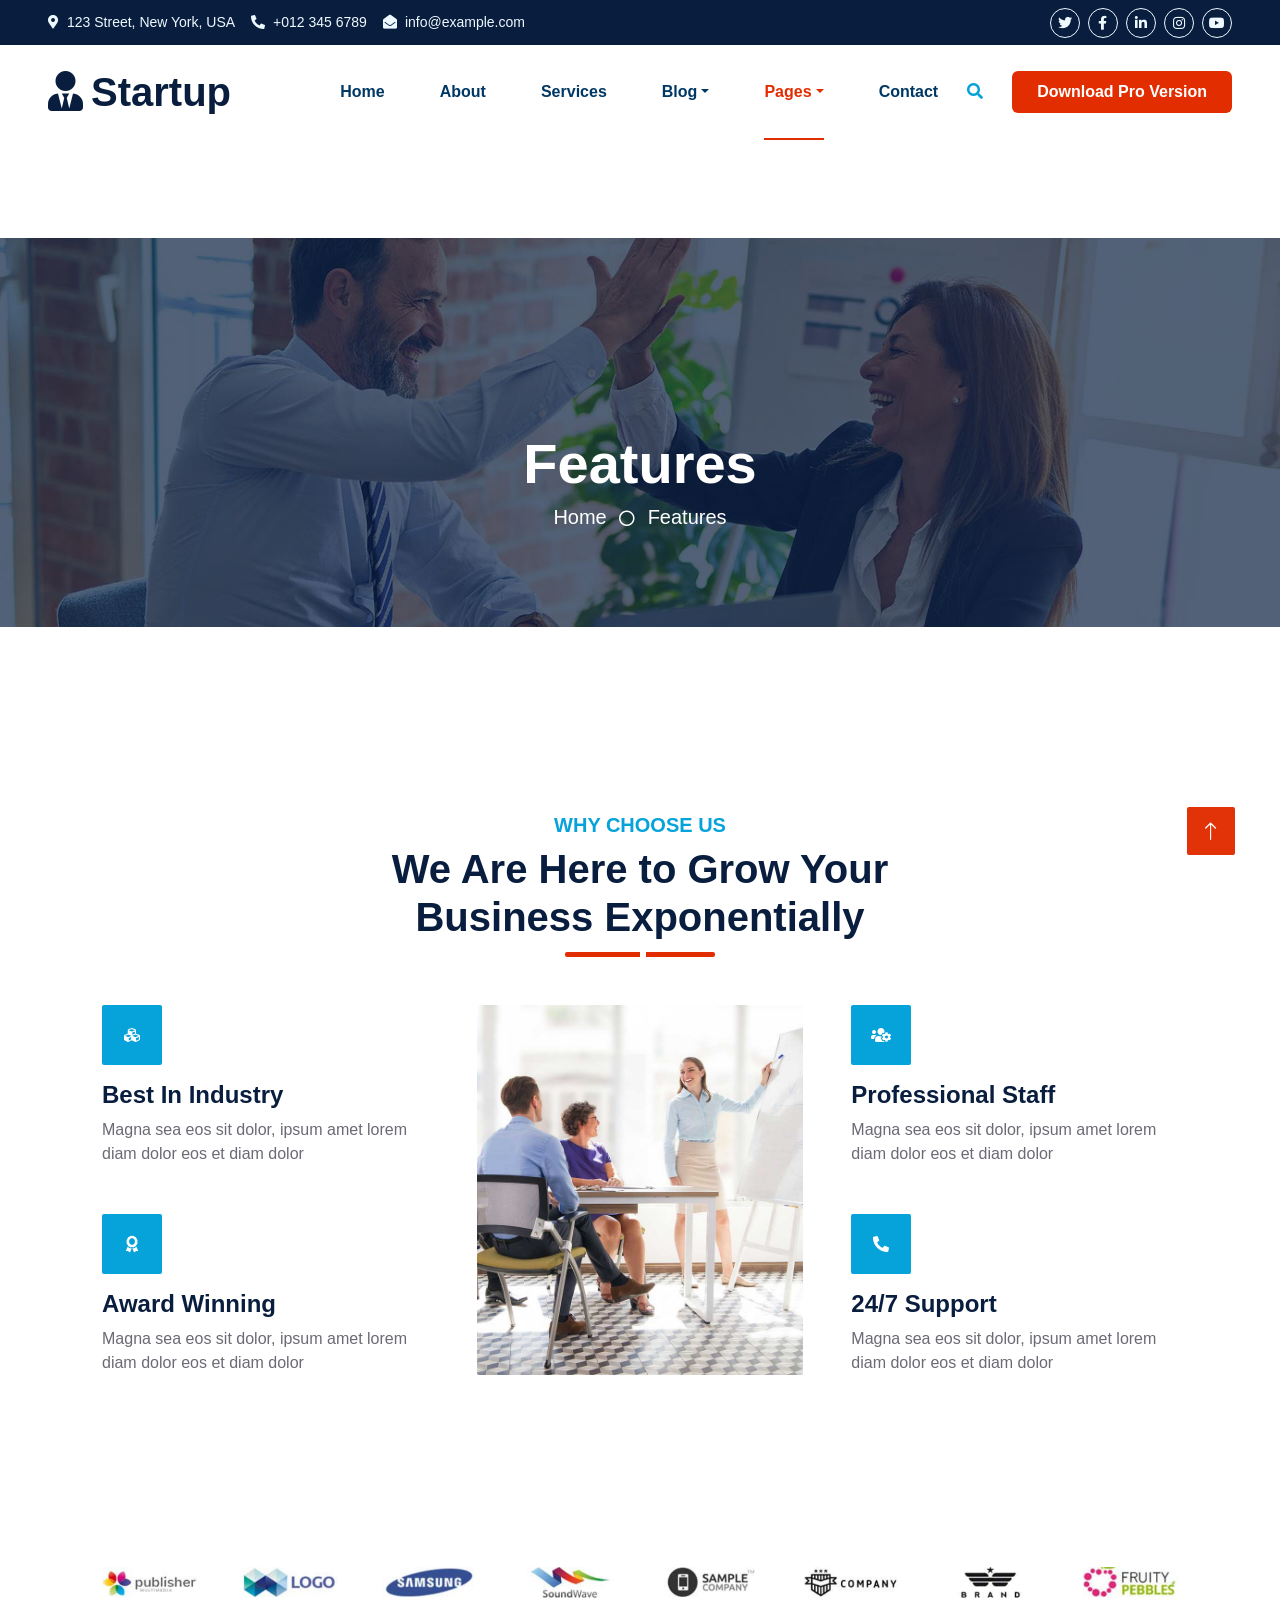
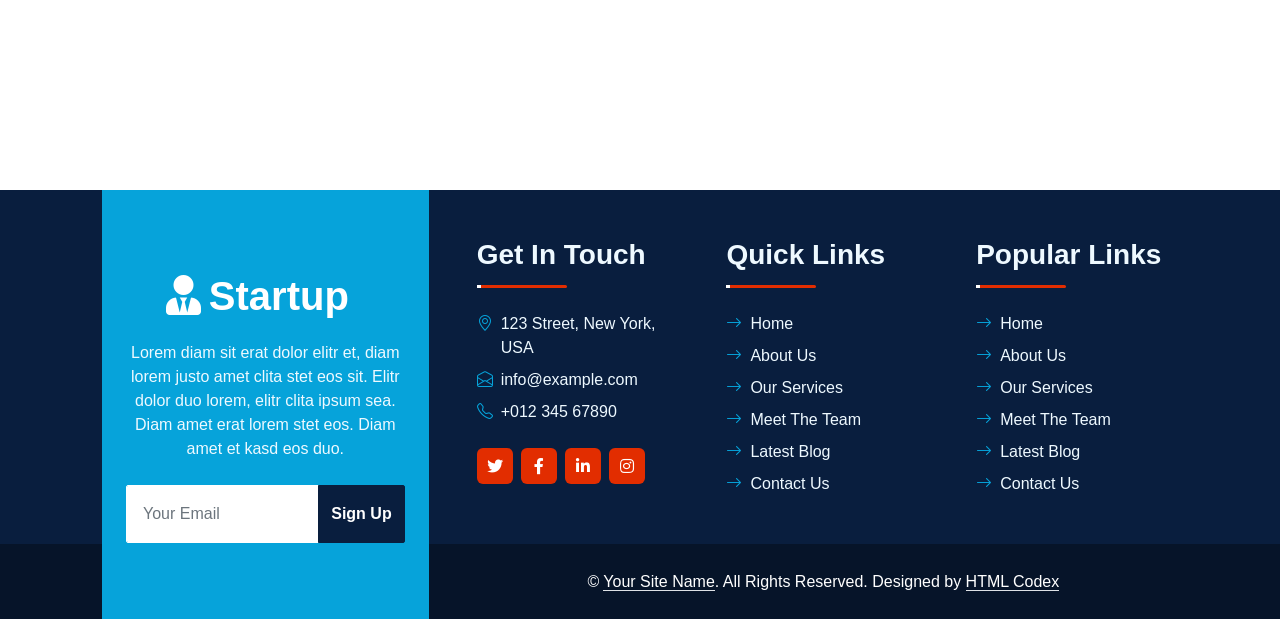
<file: Veltris_website_redesign/feature.html>
<!DOCTYPE html>
<html lang="en">

<head>
    <meta charset="utf-8">
    <title>Startup - Startup Website Template</title>
    <meta content="width=device-width, initial-scale=1.0" name="viewport">
    <meta content="Free HTML Templates" name="keywords">
    <meta content="Free HTML Templates" name="description">

    <!-- Favicon -->
    <link href="img/favicon.ico" rel="icon">

    <!-- Google Web Fonts -->
    <link rel="preconnect" href="https://fonts.googleapis.com">
    <link rel="preconnect" href="https://fonts.gstatic.com" crossorigin>
    <link href="https://fonts.googleapis.com/css2?family=Nunito:wght@400;600;700;800&family=Rubik:wght@400;500;600;700&display=swap" rel="stylesheet">

    <!-- Icon Font Stylesheet -->
    <link href="https://cdnjs.cloudflare.com/ajax/libs/font-awesome/5.10.0/css/all.min.css" rel="stylesheet">
    <link href="https://cdn.jsdelivr.net/npm/bootstrap-icons@1.4.1/font/bootstrap-icons.css" rel="stylesheet">

    <!-- Libraries Stylesheet -->
    <link href="lib/owlcarousel/assets/owl.carousel.min.css" rel="stylesheet">
    <link href="lib/animate/animate.min.css" rel="stylesheet">

    <!-- Customized Bootstrap Stylesheet -->
    <link href="css/bootstrap.min.css" rel="stylesheet">

    <!-- Template Stylesheet -->
    <link href="css/style.css" rel="stylesheet">
</head>

<body>
    <!-- Spinner Start -->
    <div id="spinner" class="show bg-white position-fixed translate-middle w-100 vh-100 top-50 start-50 d-flex align-items-center justify-content-center">
        <div class="spinner"></div>
    </div>
    <!-- Spinner End -->


    <!-- Topbar Start -->
    <div class="container-fluid bg-dark px-5 d-none d-lg-block">
        <div class="row gx-0">
            <div class="col-lg-8 text-center text-lg-start mb-2 mb-lg-0">
                <div class="d-inline-flex align-items-center" style="height: 45px;">
                    <small class="me-3 text-light"><i class="fa fa-map-marker-alt me-2"></i>123 Street, New York, USA</small>
                    <small class="me-3 text-light"><i class="fa fa-phone-alt me-2"></i>+012 345 6789</small>
                    <small class="text-light"><i class="fa fa-envelope-open me-2"></i>info@example.com</small>
                </div>
            </div>
            <div class="col-lg-4 text-center text-lg-end">
                <div class="d-inline-flex align-items-center" style="height: 45px;">
                    <a class="btn btn-sm btn-outline-light btn-sm-square rounded-circle me-2" href=""><i class="fab fa-twitter fw-normal"></i></a>
                    <a class="btn btn-sm btn-outline-light btn-sm-square rounded-circle me-2" href=""><i class="fab fa-facebook-f fw-normal"></i></a>
                    <a class="btn btn-sm btn-outline-light btn-sm-square rounded-circle me-2" href=""><i class="fab fa-linkedin-in fw-normal"></i></a>
                    <a class="btn btn-sm btn-outline-light btn-sm-square rounded-circle me-2" href=""><i class="fab fa-instagram fw-normal"></i></a>
                    <a class="btn btn-sm btn-outline-light btn-sm-square rounded-circle" href=""><i class="fab fa-youtube fw-normal"></i></a>
                </div>
            </div>
        </div>
    </div>
    <!-- Topbar End -->


    <!-- Navbar Start -->
    <div class="container-fluid position-relative p-0">
        <nav class="navbar navbar-expand-lg navbar-dark px-5 py-3 py-lg-0">
            <a href="index.html" class="navbar-brand p-0">
                <h1 class="m-0"><i class="fa fa-user-tie me-2"></i>Startup</h1>
            </a>
            <button class="navbar-toggler" type="button" data-bs-toggle="collapse" data-bs-target="#navbarCollapse">
                <span class="fa fa-bars"></span>
            </button>
            <div class="collapse navbar-collapse" id="navbarCollapse">
                <div class="navbar-nav ms-auto py-0">
                    <a href="index.html" class="nav-item nav-link">Home</a>
                    <a href="about.html" class="nav-item nav-link">About</a>
                    <a href="service.html" class="nav-item nav-link">Services</a>
                    <div class="nav-item dropdown">
                        <a href="#" class="nav-link dropdown-toggle" data-bs-toggle="dropdown">Blog</a>
                        <div class="dropdown-menu m-0">
                            <a href="blog.html" class="dropdown-item">Blog Grid</a>
                            <a href="detail.html" class="dropdown-item">Blog Detail</a>
                        </div>
                    </div>
                    <div class="nav-item dropdown">
                        <a href="#" class="nav-link dropdown-toggle active" data-bs-toggle="dropdown">Pages</a>
                        <div class="dropdown-menu m-0">
                            <a href="price.html" class="dropdown-item">Pricing Plan</a>
                            <a href="feature.html" class="dropdown-item active">Our features</a>
                            <a href="team.html" class="dropdown-item">Team Members</a>
                            <a href="testimonial.html" class="dropdown-item">Testimonial</a>
                            <a href="quote.html" class="dropdown-item">Free Quote</a>
                        </div>
                    </div>
                    <a href="contact.html" class="nav-item nav-link">Contact</a>
                </div>
                <butaton type="button" class="btn text-primary ms-3" data-bs-toggle="modal" data-bs-target="#searchModal"><i class="fa fa-search"></i></butaton>
                <a href="https://htmlcodex.com/startup-company-website-template" class="btn btn-primary py-2 px-4 ms-3">Download Pro Version</a>
            </div>
        </nav>

        <div class="container-fluid bg-primary py-5 bg-header" style="margin-bottom: 90px;">
            <div class="row py-5">
                <div class="col-12 pt-lg-5 mt-lg-5 text-center">
                    <h1 class="display-4 text-white animated zoomIn">Features</h1>
                    <a href="" class="h5 text-white">Home</a>
                    <i class="far fa-circle text-white px-2"></i>
                    <a href="" class="h5 text-white">Features</a>
                </div>
            </div>
        </div>
    </div>
    <!-- Navbar End -->


    <!-- Full Screen Search Start -->
    <div class="modal fade" id="searchModal" tabindex="-1">
        <div class="modal-dialog modal-fullscreen">
            <div class="modal-content" style="background: rgba(9, 30, 62, .7);">
                <div class="modal-header border-0">
                    <button type="button" class="btn bg-white btn-close" data-bs-dismiss="modal" aria-label="Close"></button>
                </div>
                <div class="modal-body d-flex align-items-center justify-content-center">
                    <div class="input-group" style="max-width: 600px;">
                        <input type="text" class="form-control bg-transparent border-primary p-3" placeholder="Type search keyword">
                        <button class="btn btn-primary px-4"><i class="bi bi-search"></i></button>
                    </div>
                </div>
            </div>
        </div>
    </div>
    <!-- Full Screen Search End -->


    <!-- Features Start -->
    <div class="container-fluid py-5 wow fadeInUp" data-wow-delay="0.1s">
        <div class="container py-5">
            <div class="section-title text-center position-relative pb-3 mb-5 mx-auto" style="max-width: 600px;">
                <h5 class="fw-bold text-primary text-uppercase">Why Choose Us</h5>
                <h1 class="mb-0">We Are Here to Grow Your Business Exponentially</h1>
            </div>
            <div class="row g-5">
                <div class="col-lg-4">
                    <div class="row g-5">
                        <div class="col-12 wow zoomIn" data-wow-delay="0.2s">
                            <div class="bg-primary rounded d-flex align-items-center justify-content-center mb-3" style="width: 60px; height: 60px;">
                                <i class="fa fa-cubes text-white"></i>
                            </div>
                            <h4>Best In Industry</h4>
                            <p class="mb-0">Magna sea eos sit dolor, ipsum amet lorem diam dolor eos et diam dolor</p>
                        </div>
                        <div class="col-12 wow zoomIn" data-wow-delay="0.6s">
                            <div class="bg-primary rounded d-flex align-items-center justify-content-center mb-3" style="width: 60px; height: 60px;">
                                <i class="fa fa-award text-white"></i>
                            </div>
                            <h4>Award Winning</h4>
                            <p class="mb-0">Magna sea eos sit dolor, ipsum amet lorem diam dolor eos et diam dolor</p>
                        </div>
                    </div>
                </div>
                <div class="col-lg-4  wow zoomIn" data-wow-delay="0.9s" style="min-height: 350px;">
                    <div class="position-relative h-100">
                        <img class="position-absolute w-100 h-100 rounded wow zoomIn" data-wow-delay="0.1s" src="img/feature.jpg" style="object-fit: cover;">
                    </div>
                </div>
                <div class="col-lg-4">
                    <div class="row g-5">
                        <div class="col-12 wow zoomIn" data-wow-delay="0.4s">
                            <div class="bg-primary rounded d-flex align-items-center justify-content-center mb-3" style="width: 60px; height: 60px;">
                                <i class="fa fa-users-cog text-white"></i>
                            </div>
                            <h4>Professional Staff</h4>
                            <p class="mb-0">Magna sea eos sit dolor, ipsum amet lorem diam dolor eos et diam dolor</p>
                        </div>
                        <div class="col-12 wow zoomIn" data-wow-delay="0.8s">
                            <div class="bg-primary rounded d-flex align-items-center justify-content-center mb-3" style="width: 60px; height: 60px;">
                                <i class="fa fa-phone-alt text-white"></i>
                            </div>
                            <h4>24/7 Support</h4>
                            <p class="mb-0">Magna sea eos sit dolor, ipsum amet lorem diam dolor eos et diam dolor</p>
                        </div>
                    </div>
                </div>
            </div>
        </div>
    </div>
    <!-- Features Start -->


    <!-- Vendor Start -->
    <div class="container-fluid py-5 wow fadeInUp" data-wow-delay="0.1s">
        <div class="container py-5 mb-5">
            <div class="bg-white">
                <div class="owl-carousel vendor-carousel">
                    <img src="img/vendor-1.jpg" alt="">
                    <img src="img/vendor-2.jpg" alt="">
                    <img src="img/vendor-3.jpg" alt="">
                    <img src="img/vendor-4.jpg" alt="">
                    <img src="img/vendor-5.jpg" alt="">
                    <img src="img/vendor-6.jpg" alt="">
                    <img src="img/vendor-7.jpg" alt="">
                    <img src="img/vendor-8.jpg" alt="">
                    <img src="img/vendor-9.jpg" alt="">
                </div>
            </div>
        </div>
    </div>
    <!-- Vendor End -->
    

    <!-- Footer Start -->
    <div class="container-fluid bg-dark text-light mt-5 wow fadeInUp" data-wow-delay="0.1s">
        <div class="container">
            <div class="row gx-5">
                <div class="col-lg-4 col-md-6 footer-about">
                    <div class="d-flex flex-column align-items-center justify-content-center text-center h-100 bg-primary p-4">
                        <a href="index.html" class="navbar-brand">
                            <h1 class="m-0 text-white"><i class="fa fa-user-tie me-2"></i>Startup</h1>
                        </a>
                        <p class="mt-3 mb-4">Lorem diam sit erat dolor elitr et, diam lorem justo amet clita stet eos sit. Elitr dolor duo lorem, elitr clita ipsum sea. Diam amet erat lorem stet eos. Diam amet et kasd eos duo.</p>
                        <form action="">
                            <div class="input-group">
                                <input type="text" class="form-control border-white p-3" placeholder="Your Email">
                                <button class="btn btn-dark">Sign Up</button>
                            </div>
                        </form>
                    </div>
                </div>
                <div class="col-lg-8 col-md-6">
                    <div class="row gx-5">
                        <div class="col-lg-4 col-md-12 pt-5 mb-5">
                            <div class="section-title section-title-sm position-relative pb-3 mb-4">
                                <h3 class="text-light mb-0">Get In Touch</h3>
                            </div>
                            <div class="d-flex mb-2">
                                <i class="bi bi-geo-alt text-primary me-2"></i>
                                <p class="mb-0">123 Street, New York, USA</p>
                            </div>
                            <div class="d-flex mb-2">
                                <i class="bi bi-envelope-open text-primary me-2"></i>
                                <p class="mb-0">info@example.com</p>
                            </div>
                            <div class="d-flex mb-2">
                                <i class="bi bi-telephone text-primary me-2"></i>
                                <p class="mb-0">+012 345 67890</p>
                            </div>
                            <div class="d-flex mt-4">
                                <a class="btn btn-primary btn-square me-2" href="#"><i class="fab fa-twitter fw-normal"></i></a>
                                <a class="btn btn-primary btn-square me-2" href="#"><i class="fab fa-facebook-f fw-normal"></i></a>
                                <a class="btn btn-primary btn-square me-2" href="#"><i class="fab fa-linkedin-in fw-normal"></i></a>
                                <a class="btn btn-primary btn-square" href="#"><i class="fab fa-instagram fw-normal"></i></a>
                            </div>
                        </div>
                        <div class="col-lg-4 col-md-12 pt-0 pt-lg-5 mb-5">
                            <div class="section-title section-title-sm position-relative pb-3 mb-4">
                                <h3 class="text-light mb-0">Quick Links</h3>
                            </div>
                            <div class="link-animated d-flex flex-column justify-content-start">
                                <a class="text-light mb-2" href="#"><i class="bi bi-arrow-right text-primary me-2"></i>Home</a>
                                <a class="text-light mb-2" href="#"><i class="bi bi-arrow-right text-primary me-2"></i>About Us</a>
                                <a class="text-light mb-2" href="#"><i class="bi bi-arrow-right text-primary me-2"></i>Our Services</a>
                                <a class="text-light mb-2" href="#"><i class="bi bi-arrow-right text-primary me-2"></i>Meet The Team</a>
                                <a class="text-light mb-2" href="#"><i class="bi bi-arrow-right text-primary me-2"></i>Latest Blog</a>
                                <a class="text-light" href="#"><i class="bi bi-arrow-right text-primary me-2"></i>Contact Us</a>
                            </div>
                        </div>
                        <div class="col-lg-4 col-md-12 pt-0 pt-lg-5 mb-5">
                            <div class="section-title section-title-sm position-relative pb-3 mb-4">
                                <h3 class="text-light mb-0">Popular Links</h3>
                            </div>
                            <div class="link-animated d-flex flex-column justify-content-start">
                                <a class="text-light mb-2" href="#"><i class="bi bi-arrow-right text-primary me-2"></i>Home</a>
                                <a class="text-light mb-2" href="#"><i class="bi bi-arrow-right text-primary me-2"></i>About Us</a>
                                <a class="text-light mb-2" href="#"><i class="bi bi-arrow-right text-primary me-2"></i>Our Services</a>
                                <a class="text-light mb-2" href="#"><i class="bi bi-arrow-right text-primary me-2"></i>Meet The Team</a>
                                <a class="text-light mb-2" href="#"><i class="bi bi-arrow-right text-primary me-2"></i>Latest Blog</a>
                                <a class="text-light" href="#"><i class="bi bi-arrow-right text-primary me-2"></i>Contact Us</a>
                            </div>
                        </div>
                    </div>
                </div>
            </div>
        </div>
    </div>
    <div class="container-fluid text-white" style="background: #061429;">
        <div class="container text-center">
            <div class="row justify-content-end">
                <div class="col-lg-8 col-md-6">
                    <div class="d-flex align-items-center justify-content-center" style="height: 75px;">
                        <p class="mb-0">&copy; <a class="text-white border-bottom" href="#">Your Site Name</a>. All Rights Reserved. 
						
						<!--/*** This template is free as long as you keep the footer author’s credit link/attribution link/backlink. If you'd like to use the template without the footer author’s credit link/attribution link/backlink, you can purchase the Credit Removal License from "https://htmlcodex.com/credit-removal". Thank you for your support. ***/-->
						Designed by <a class="text-white border-bottom" href="https://htmlcodex.com">HTML Codex</a></p>
                    </div>
                </div>
            </div>
        </div>
    </div>
    <!-- Footer End -->


    <!-- Back to Top -->
    <a href="#" class="btn btn-lg btn-primary btn-lg-square rounded back-to-top"><i class="bi bi-arrow-up"></i></a>


    <!-- JavaScript Libraries -->
    <script src="https://code.jquery.com/jquery-3.4.1.min.js"></script>
    <script src="https://cdn.jsdelivr.net/npm/bootstrap@5.0.0/dist/js/bootstrap.bundle.min.js"></script>
    <script src="lib/wow/wow.min.js"></script>
    <script src="lib/easing/easing.min.js"></script>
    <script src="lib/waypoints/waypoints.min.js"></script>
    <script src="lib/counterup/counterup.min.js"></script>
    <script src="lib/owlcarousel/owl.carousel.min.js"></script>

    <!-- Template Javascript -->
    <script src="js/main.js"></script>
</body>

</html>
</file>
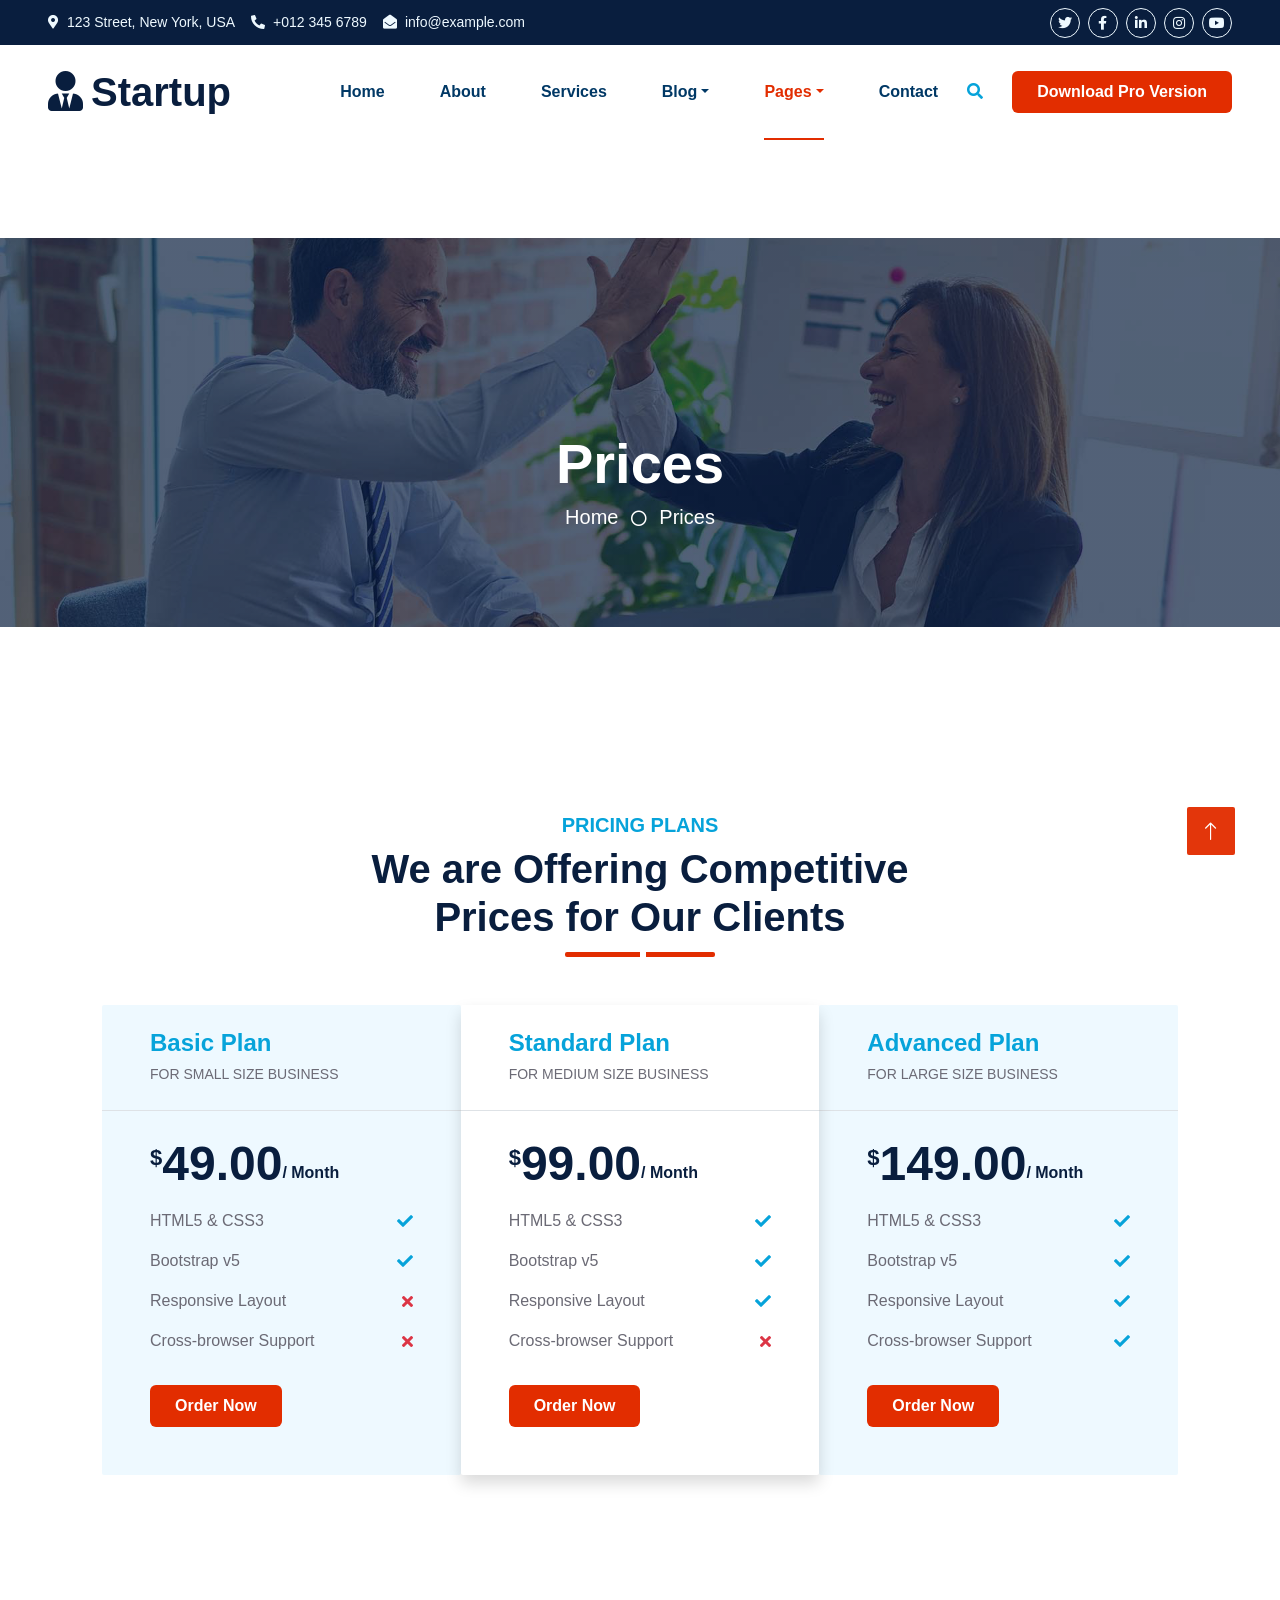
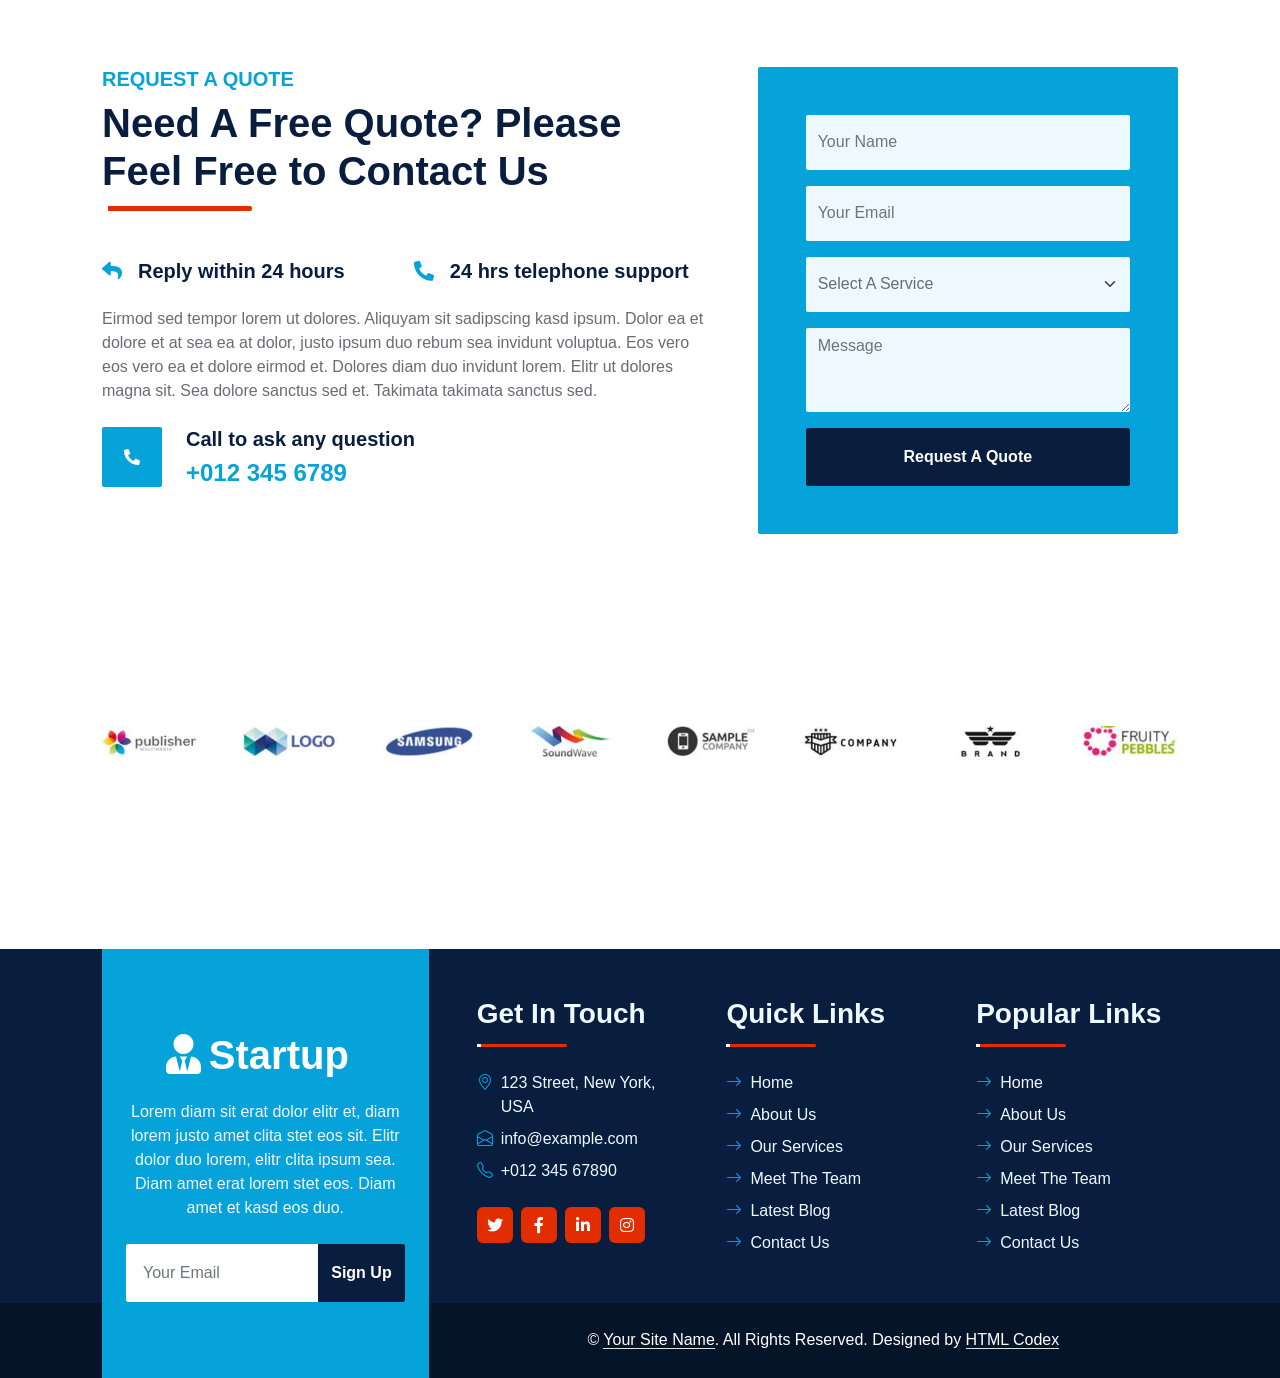
<file: Veltris_website_redesign/price.html>
<!DOCTYPE html>
<html lang="en">

<head>
    <meta charset="utf-8">
    <title>Startup - Startup Website Template</title>
    <meta content="width=device-width, initial-scale=1.0" name="viewport">
    <meta content="Free HTML Templates" name="keywords">
    <meta content="Free HTML Templates" name="description">

    <!-- Favicon -->
    <link href="img/favicon.ico" rel="icon">

    <!-- Google Web Fonts -->
    <link rel="preconnect" href="https://fonts.googleapis.com">
    <link rel="preconnect" href="https://fonts.gstatic.com" crossorigin>
    <link href="https://fonts.googleapis.com/css2?family=Nunito:wght@400;600;700;800&family=Rubik:wght@400;500;600;700&display=swap" rel="stylesheet">

    <!-- Icon Font Stylesheet -->
    <link href="https://cdnjs.cloudflare.com/ajax/libs/font-awesome/5.10.0/css/all.min.css" rel="stylesheet">
    <link href="https://cdn.jsdelivr.net/npm/bootstrap-icons@1.4.1/font/bootstrap-icons.css" rel="stylesheet">

    <!-- Libraries Stylesheet -->
    <link href="lib/owlcarousel/assets/owl.carousel.min.css" rel="stylesheet">
    <link href="lib/animate/animate.min.css" rel="stylesheet">

    <!-- Customized Bootstrap Stylesheet -->
    <link href="css/bootstrap.min.css" rel="stylesheet">

    <!-- Template Stylesheet -->
    <link href="css/style.css" rel="stylesheet">
</head>

<body>
    <!-- Spinner Start -->
    <div id="spinner" class="show bg-white position-fixed translate-middle w-100 vh-100 top-50 start-50 d-flex align-items-center justify-content-center">
        <div class="spinner"></div>
    </div>
    <!-- Spinner End -->


    <!-- Topbar Start -->
    <div class="container-fluid bg-dark px-5 d-none d-lg-block">
        <div class="row gx-0">
            <div class="col-lg-8 text-center text-lg-start mb-2 mb-lg-0">
                <div class="d-inline-flex align-items-center" style="height: 45px;">
                    <small class="me-3 text-light"><i class="fa fa-map-marker-alt me-2"></i>123 Street, New York, USA</small>
                    <small class="me-3 text-light"><i class="fa fa-phone-alt me-2"></i>+012 345 6789</small>
                    <small class="text-light"><i class="fa fa-envelope-open me-2"></i>info@example.com</small>
                </div>
            </div>
            <div class="col-lg-4 text-center text-lg-end">
                <div class="d-inline-flex align-items-center" style="height: 45px;">
                    <a class="btn btn-sm btn-outline-light btn-sm-square rounded-circle me-2" href=""><i class="fab fa-twitter fw-normal"></i></a>
                    <a class="btn btn-sm btn-outline-light btn-sm-square rounded-circle me-2" href=""><i class="fab fa-facebook-f fw-normal"></i></a>
                    <a class="btn btn-sm btn-outline-light btn-sm-square rounded-circle me-2" href=""><i class="fab fa-linkedin-in fw-normal"></i></a>
                    <a class="btn btn-sm btn-outline-light btn-sm-square rounded-circle me-2" href=""><i class="fab fa-instagram fw-normal"></i></a>
                    <a class="btn btn-sm btn-outline-light btn-sm-square rounded-circle" href=""><i class="fab fa-youtube fw-normal"></i></a>
                </div>
            </div>
        </div>
    </div>
    <!-- Topbar End -->


    <!-- Navbar Start -->
    <div class="container-fluid position-relative p-0">
        <nav class="navbar navbar-expand-lg navbar-dark px-5 py-3 py-lg-0">
            <a href="index.html" class="navbar-brand p-0">
                <h1 class="m-0"><i class="fa fa-user-tie me-2"></i>Startup</h1>
            </a>
            <button class="navbar-toggler" type="button" data-bs-toggle="collapse" data-bs-target="#navbarCollapse">
                <span class="fa fa-bars"></span>
            </button>
            <div class="collapse navbar-collapse" id="navbarCollapse">
                <div class="navbar-nav ms-auto py-0">
                    <a href="index.html" class="nav-item nav-link">Home</a>
                    <a href="about.html" class="nav-item nav-link">About</a>
                    <a href="service.html" class="nav-item nav-link">Services</a>
                    <div class="nav-item dropdown">
                        <a href="#" class="nav-link dropdown-toggle" data-bs-toggle="dropdown">Blog</a>
                        <div class="dropdown-menu m-0">
                            <a href="blog.html" class="dropdown-item">Blog Grid</a>
                            <a href="detail.html" class="dropdown-item">Blog Detail</a>
                        </div>
                    </div>
                    <div class="nav-item dropdown">
                        <a href="#" class="nav-link dropdown-toggle active" data-bs-toggle="dropdown">Pages</a>
                        <div class="dropdown-menu m-0">
                            <a href="price.html" class="dropdown-item active">Pricing Plan</a>
                            <a href="feature.html" class="dropdown-item">Our features</a>
                            <a href="team.html" class="dropdown-item">Team Members</a>
                            <a href="testimonial.html" class="dropdown-item">Testimonial</a>
                            <a href="quote.html" class="dropdown-item">Free Quote</a>
                        </div>
                    </div>
                    <a href="contact.html" class="nav-item nav-link">Contact</a>
                </div>
                <butaton type="button" class="btn text-primary ms-3" data-bs-toggle="modal" data-bs-target="#searchModal"><i class="fa fa-search"></i></butaton>
                <a href="https://htmlcodex.com/startup-company-website-template" class="btn btn-primary py-2 px-4 ms-3">Download Pro Version</a>
            </div>
        </nav>

        <div class="container-fluid bg-primary py-5 bg-header" style="margin-bottom: 90px;">
            <div class="row py-5">
                <div class="col-12 pt-lg-5 mt-lg-5 text-center">
                    <h1 class="display-4 text-white animated zoomIn">Prices</h1>
                    <a href="" class="h5 text-white">Home</a>
                    <i class="far fa-circle text-white px-2"></i>
                    <a href="" class="h5 text-white">Prices</a>
                </div>
            </div>
        </div>
    </div>
    <!-- Navbar End -->


    <!-- Full Screen Search Start -->
    <div class="modal fade" id="searchModal" tabindex="-1">
        <div class="modal-dialog modal-fullscreen">
            <div class="modal-content" style="background: rgba(9, 30, 62, .7);">
                <div class="modal-header border-0">
                    <button type="button" class="btn bg-white btn-close" data-bs-dismiss="modal" aria-label="Close"></button>
                </div>
                <div class="modal-body d-flex align-items-center justify-content-center">
                    <div class="input-group" style="max-width: 600px;">
                        <input type="text" class="form-control bg-transparent border-primary p-3" placeholder="Type search keyword">
                        <button class="btn btn-primary px-4"><i class="bi bi-search"></i></button>
                    </div>
                </div>
            </div>
        </div>
    </div>
    <!-- Full Screen Search End -->


    <!-- Pricing Plan Start -->
    <div class="container-fluid py-5 wow fadeInUp" data-wow-delay="0.1s">
        <div class="container py-5">
            <div class="section-title text-center position-relative pb-3 mb-5 mx-auto" style="max-width: 600px;">
                <h5 class="fw-bold text-primary text-uppercase">Pricing Plans</h5>
                <h1 class="mb-0">We are Offering Competitive Prices for Our Clients</h1>
            </div>
            <div class="row g-0">
                <div class="col-lg-4 wow slideInUp" data-wow-delay="0.6s">
                    <div class="bg-light rounded">
                        <div class="border-bottom py-4 px-5 mb-4">
                            <h4 class="text-primary mb-1">Basic Plan</h4>
                            <small class="text-uppercase">For Small Size Business</small>
                        </div>
                        <div class="p-5 pt-0">
                            <h1 class="display-5 mb-3">
                                <small class="align-top" style="font-size: 22px; line-height: 45px;">$</small>49.00<small
                                    class="align-bottom" style="font-size: 16px; line-height: 40px;">/ Month</small>
                            </h1>
                            <div class="d-flex justify-content-between mb-3"><span>HTML5 & CSS3</span><i class="fa fa-check text-primary pt-1"></i></div>
                            <div class="d-flex justify-content-between mb-3"><span>Bootstrap v5</span><i class="fa fa-check text-primary pt-1"></i></div>
                            <div class="d-flex justify-content-between mb-3"><span>Responsive Layout</span><i class="fa fa-times text-danger pt-1"></i></div>
                            <div class="d-flex justify-content-between mb-2"><span>Cross-browser Support</span><i class="fa fa-times text-danger pt-1"></i></div>
                            <a href="" class="btn btn-primary py-2 px-4 mt-4">Order Now</a>
                        </div>
                    </div>
                </div>
                <div class="col-lg-4 wow slideInUp" data-wow-delay="0.3s">
                    <div class="bg-white rounded shadow position-relative" style="z-index: 1;">
                        <div class="border-bottom py-4 px-5 mb-4">
                            <h4 class="text-primary mb-1">Standard Plan</h4>
                            <small class="text-uppercase">For Medium Size Business</small>
                        </div>
                        <div class="p-5 pt-0">
                            <h1 class="display-5 mb-3">
                                <small class="align-top" style="font-size: 22px; line-height: 45px;">$</small>99.00<small
                                    class="align-bottom" style="font-size: 16px; line-height: 40px;">/ Month</small>
                            </h1>
                            <div class="d-flex justify-content-between mb-3"><span>HTML5 & CSS3</span><i class="fa fa-check text-primary pt-1"></i></div>
                            <div class="d-flex justify-content-between mb-3"><span>Bootstrap v5</span><i class="fa fa-check text-primary pt-1"></i></div>
                            <div class="d-flex justify-content-between mb-3"><span>Responsive Layout</span><i class="fa fa-check text-primary pt-1"></i></div>
                            <div class="d-flex justify-content-between mb-2"><span>Cross-browser Support</span><i class="fa fa-times text-danger pt-1"></i></div>
                            <a href="" class="btn btn-primary py-2 px-4 mt-4">Order Now</a>
                        </div>
                    </div>
                </div>
                <div class="col-lg-4 wow slideInUp" data-wow-delay="0.9s">
                    <div class="bg-light rounded">
                        <div class="border-bottom py-4 px-5 mb-4">
                            <h4 class="text-primary mb-1">Advanced Plan</h4>
                            <small class="text-uppercase">For Large Size Business</small>
                        </div>
                        <div class="p-5 pt-0">
                            <h1 class="display-5 mb-3">
                                <small class="align-top" style="font-size: 22px; line-height: 45px;">$</small>149.00<small
                                    class="align-bottom" style="font-size: 16px; line-height: 40px;">/ Month</small>
                            </h1>
                            <div class="d-flex justify-content-between mb-3"><span>HTML5 & CSS3</span><i class="fa fa-check text-primary pt-1"></i></div>
                            <div class="d-flex justify-content-between mb-3"><span>Bootstrap v5</span><i class="fa fa-check text-primary pt-1"></i></div>
                            <div class="d-flex justify-content-between mb-3"><span>Responsive Layout</span><i class="fa fa-check text-primary pt-1"></i></div>
                            <div class="d-flex justify-content-between mb-2"><span>Cross-browser Support</span><i class="fa fa-check text-primary pt-1"></i></div>
                            <a href="" class="btn btn-primary py-2 px-4 mt-4">Order Now</a>
                        </div>
                    </div>
                </div>
            </div>
        </div>
    </div>
    <!-- Pricing Plan End -->


    <!-- Quote Start -->
    <div class="container-fluid py-5 wow fadeInUp" data-wow-delay="0.1s">
        <div class="container py-5">
            <div class="row g-5">
                <div class="col-lg-7">
                    <div class="section-title position-relative pb-3 mb-5">
                        <h5 class="fw-bold text-primary text-uppercase">Request A Quote</h5>
                        <h1 class="mb-0">Need A Free Quote? Please Feel Free to Contact Us</h1>
                    </div>
                    <div class="row gx-3">
                        <div class="col-sm-6 wow zoomIn" data-wow-delay="0.2s">
                            <h5 class="mb-4"><i class="fa fa-reply text-primary me-3"></i>Reply within 24 hours</h5>
                        </div>
                        <div class="col-sm-6 wow zoomIn" data-wow-delay="0.4s">
                            <h5 class="mb-4"><i class="fa fa-phone-alt text-primary me-3"></i>24 hrs telephone support</h5>
                        </div>
                    </div>
                    <p class="mb-4">Eirmod sed tempor lorem ut dolores. Aliquyam sit sadipscing kasd ipsum. Dolor ea et dolore et at sea ea at dolor, justo ipsum duo rebum sea invidunt voluptua. Eos vero eos vero ea et dolore eirmod et. Dolores diam duo invidunt lorem. Elitr ut dolores magna sit. Sea dolore sanctus sed et. Takimata takimata sanctus sed.</p>
                    <div class="d-flex align-items-center mt-2 wow zoomIn" data-wow-delay="0.6s">
                        <div class="bg-primary d-flex align-items-center justify-content-center rounded" style="width: 60px; height: 60px;">
                            <i class="fa fa-phone-alt text-white"></i>
                        </div>
                        <div class="ps-4">
                            <h5 class="mb-2">Call to ask any question</h5>
                            <h4 class="text-primary mb-0">+012 345 6789</h4>
                        </div>
                    </div>
                </div>
                <div class="col-lg-5">
                    <div class="bg-primary rounded h-100 d-flex align-items-center p-5 wow zoomIn" data-wow-delay="0.9s">
                        <form>
                            <div class="row g-3">
                                <div class="col-xl-12">
                                    <input type="text" class="form-control bg-light border-0" placeholder="Your Name" style="height: 55px;">
                                </div>
                                <div class="col-12">
                                    <input type="email" class="form-control bg-light border-0" placeholder="Your Email" style="height: 55px;">
                                </div>
                                <div class="col-12">
                                    <select class="form-select bg-light border-0" style="height: 55px;">
                                        <option selected>Select A Service</option>
                                        <option value="1">Service 1</option>
                                        <option value="2">Service 2</option>
                                        <option value="3">Service 3</option>
                                    </select>
                                </div>
                                <div class="col-12">
                                    <textarea class="form-control bg-light border-0" rows="3" placeholder="Message"></textarea>
                                </div>
                                <div class="col-12">
                                    <button class="btn btn-dark w-100 py-3" type="submit">Request A Quote</button>
                                </div>
                            </div>
                        </form>
                    </div>
                </div>
            </div>
        </div>
    </div>
    <!-- Quote End -->


    <!-- Vendor Start -->
    <div class="container-fluid py-5 wow fadeInUp" data-wow-delay="0.1s">
        <div class="container py-5 mb-5">
            <div class="bg-white">
                <div class="owl-carousel vendor-carousel">
                    <img src="img/vendor-1.jpg" alt="">
                    <img src="img/vendor-2.jpg" alt="">
                    <img src="img/vendor-3.jpg" alt="">
                    <img src="img/vendor-4.jpg" alt="">
                    <img src="img/vendor-5.jpg" alt="">
                    <img src="img/vendor-6.jpg" alt="">
                    <img src="img/vendor-7.jpg" alt="">
                    <img src="img/vendor-8.jpg" alt="">
                    <img src="img/vendor-9.jpg" alt="">
                </div>
            </div>
        </div>
    </div>
    <!-- Vendor End -->
    

    <!-- Footer Start -->
    <div class="container-fluid bg-dark text-light mt-5 wow fadeInUp" data-wow-delay="0.1s">
        <div class="container">
            <div class="row gx-5">
                <div class="col-lg-4 col-md-6 footer-about">
                    <div class="d-flex flex-column align-items-center justify-content-center text-center h-100 bg-primary p-4">
                        <a href="index.html" class="navbar-brand">
                            <h1 class="m-0 text-white"><i class="fa fa-user-tie me-2"></i>Startup</h1>
                        </a>
                        <p class="mt-3 mb-4">Lorem diam sit erat dolor elitr et, diam lorem justo amet clita stet eos sit. Elitr dolor duo lorem, elitr clita ipsum sea. Diam amet erat lorem stet eos. Diam amet et kasd eos duo.</p>
                        <form action="">
                            <div class="input-group">
                                <input type="text" class="form-control border-white p-3" placeholder="Your Email">
                                <button class="btn btn-dark">Sign Up</button>
                            </div>
                        </form>
                    </div>
                </div>
                <div class="col-lg-8 col-md-6">
                    <div class="row gx-5">
                        <div class="col-lg-4 col-md-12 pt-5 mb-5">
                            <div class="section-title section-title-sm position-relative pb-3 mb-4">
                                <h3 class="text-light mb-0">Get In Touch</h3>
                            </div>
                            <div class="d-flex mb-2">
                                <i class="bi bi-geo-alt text-primary me-2"></i>
                                <p class="mb-0">123 Street, New York, USA</p>
                            </div>
                            <div class="d-flex mb-2">
                                <i class="bi bi-envelope-open text-primary me-2"></i>
                                <p class="mb-0">info@example.com</p>
                            </div>
                            <div class="d-flex mb-2">
                                <i class="bi bi-telephone text-primary me-2"></i>
                                <p class="mb-0">+012 345 67890</p>
                            </div>
                            <div class="d-flex mt-4">
                                <a class="btn btn-primary btn-square me-2" href="#"><i class="fab fa-twitter fw-normal"></i></a>
                                <a class="btn btn-primary btn-square me-2" href="#"><i class="fab fa-facebook-f fw-normal"></i></a>
                                <a class="btn btn-primary btn-square me-2" href="#"><i class="fab fa-linkedin-in fw-normal"></i></a>
                                <a class="btn btn-primary btn-square" href="#"><i class="fab fa-instagram fw-normal"></i></a>
                            </div>
                        </div>
                        <div class="col-lg-4 col-md-12 pt-0 pt-lg-5 mb-5">
                            <div class="section-title section-title-sm position-relative pb-3 mb-4">
                                <h3 class="text-light mb-0">Quick Links</h3>
                            </div>
                            <div class="link-animated d-flex flex-column justify-content-start">
                                <a class="text-light mb-2" href="#"><i class="bi bi-arrow-right text-primary me-2"></i>Home</a>
                                <a class="text-light mb-2" href="#"><i class="bi bi-arrow-right text-primary me-2"></i>About Us</a>
                                <a class="text-light mb-2" href="#"><i class="bi bi-arrow-right text-primary me-2"></i>Our Services</a>
                                <a class="text-light mb-2" href="#"><i class="bi bi-arrow-right text-primary me-2"></i>Meet The Team</a>
                                <a class="text-light mb-2" href="#"><i class="bi bi-arrow-right text-primary me-2"></i>Latest Blog</a>
                                <a class="text-light" href="#"><i class="bi bi-arrow-right text-primary me-2"></i>Contact Us</a>
                            </div>
                        </div>
                        <div class="col-lg-4 col-md-12 pt-0 pt-lg-5 mb-5">
                            <div class="section-title section-title-sm position-relative pb-3 mb-4">
                                <h3 class="text-light mb-0">Popular Links</h3>
                            </div>
                            <div class="link-animated d-flex flex-column justify-content-start">
                                <a class="text-light mb-2" href="#"><i class="bi bi-arrow-right text-primary me-2"></i>Home</a>
                                <a class="text-light mb-2" href="#"><i class="bi bi-arrow-right text-primary me-2"></i>About Us</a>
                                <a class="text-light mb-2" href="#"><i class="bi bi-arrow-right text-primary me-2"></i>Our Services</a>
                                <a class="text-light mb-2" href="#"><i class="bi bi-arrow-right text-primary me-2"></i>Meet The Team</a>
                                <a class="text-light mb-2" href="#"><i class="bi bi-arrow-right text-primary me-2"></i>Latest Blog</a>
                                <a class="text-light" href="#"><i class="bi bi-arrow-right text-primary me-2"></i>Contact Us</a>
                            </div>
                        </div>
                    </div>
                </div>
            </div>
        </div>
    </div>
    <div class="container-fluid text-white" style="background: #061429;">
        <div class="container text-center">
            <div class="row justify-content-end">
                <div class="col-lg-8 col-md-6">
                    <div class="d-flex align-items-center justify-content-center" style="height: 75px;">
                        <p class="mb-0">&copy; <a class="text-white border-bottom" href="#">Your Site Name</a>. All Rights Reserved. 
						
						<!--/*** This template is free as long as you keep the footer author’s credit link/attribution link/backlink. If you'd like to use the template without the footer author’s credit link/attribution link/backlink, you can purchase the Credit Removal License from "https://htmlcodex.com/credit-removal". Thank you for your support. ***/-->
						Designed by <a class="text-white border-bottom" href="https://htmlcodex.com">HTML Codex</a></p>
                    </div>
                </div>
            </div>
        </div>
    </div>
    <!-- Footer End -->


    <!-- Back to Top -->
    <a href="#" class="btn btn-lg btn-primary btn-lg-square rounded back-to-top"><i class="bi bi-arrow-up"></i></a>


    <!-- JavaScript Libraries -->
    <script src="https://code.jquery.com/jquery-3.4.1.min.js"></script>
    <script src="https://cdn.jsdelivr.net/npm/bootstrap@5.0.0/dist/js/bootstrap.bundle.min.js"></script>
    <script src="lib/wow/wow.min.js"></script>
    <script src="lib/easing/easing.min.js"></script>
    <script src="lib/waypoints/waypoints.min.js"></script>
    <script src="lib/counterup/counterup.min.js"></script>
    <script src="lib/owlcarousel/owl.carousel.min.js"></script>

    <!-- Template Javascript -->
    <script src="js/main.js"></script>
</body>

</html>
</file>
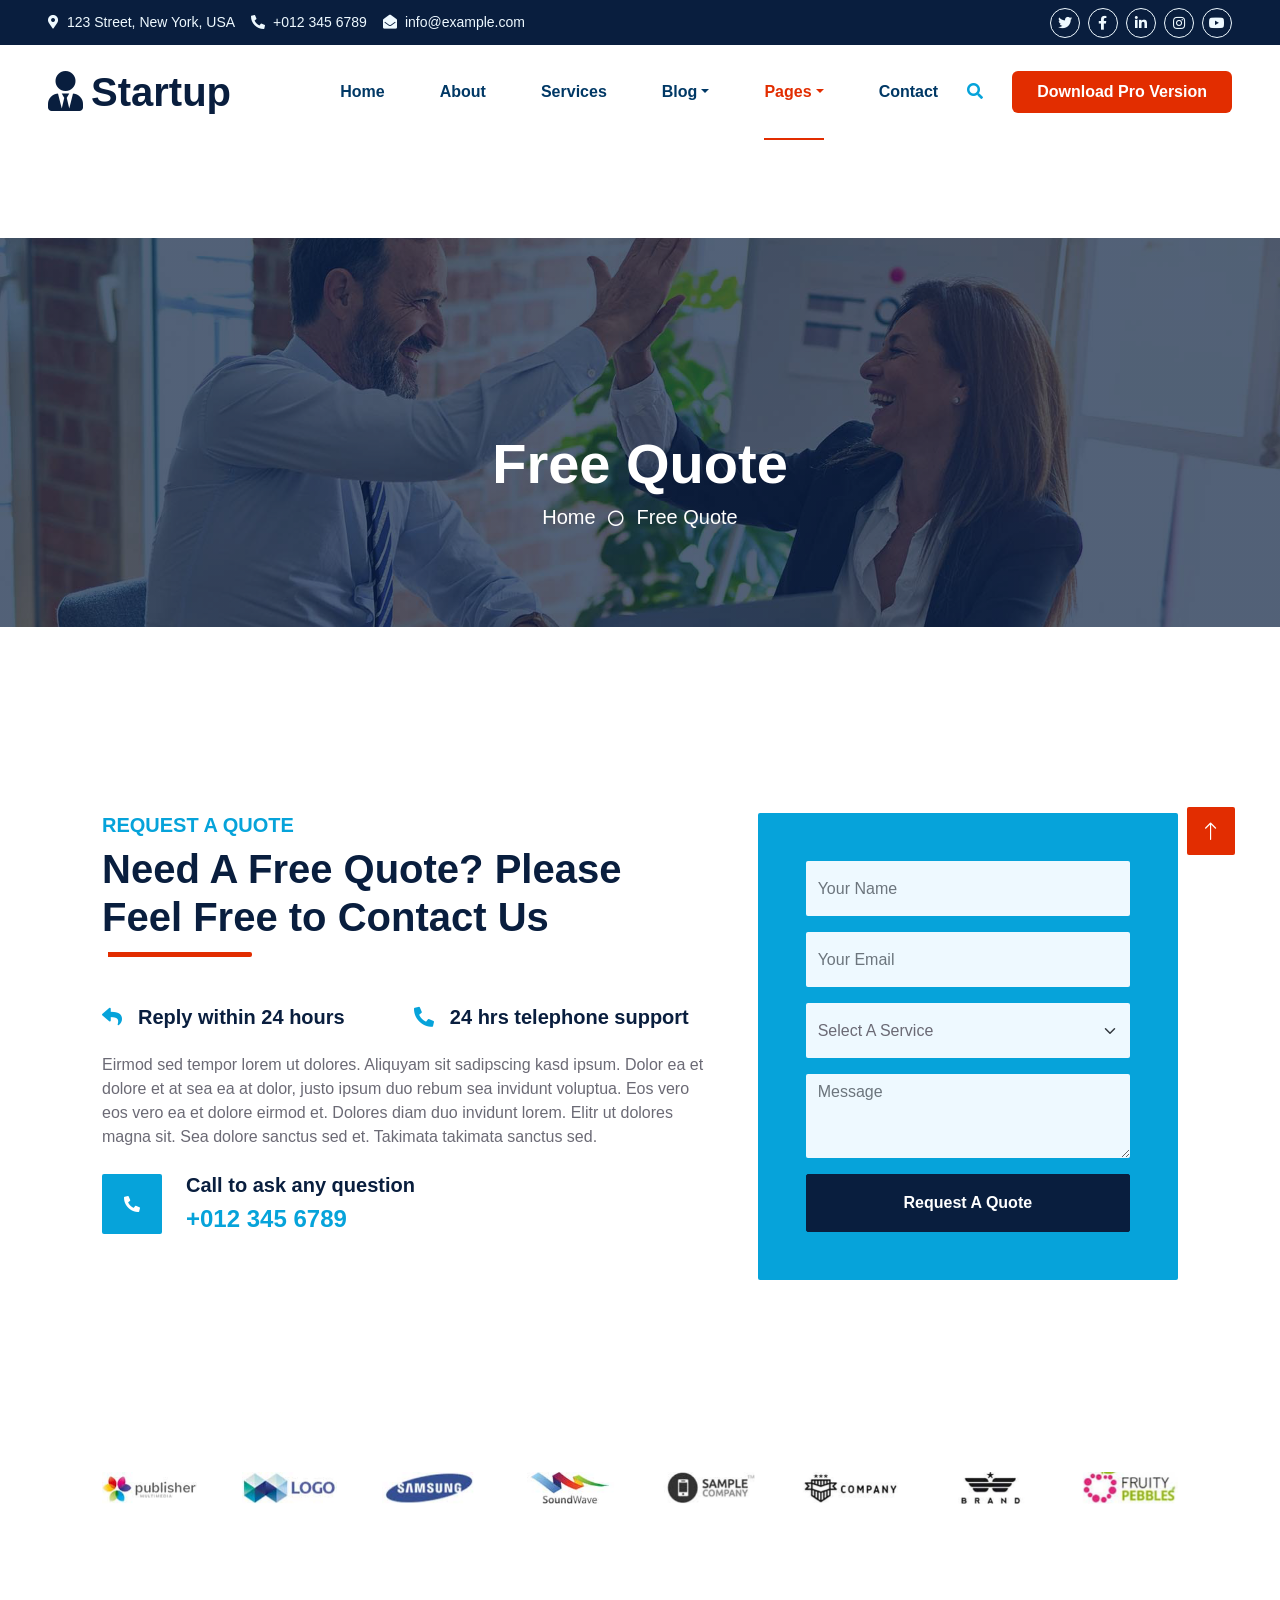
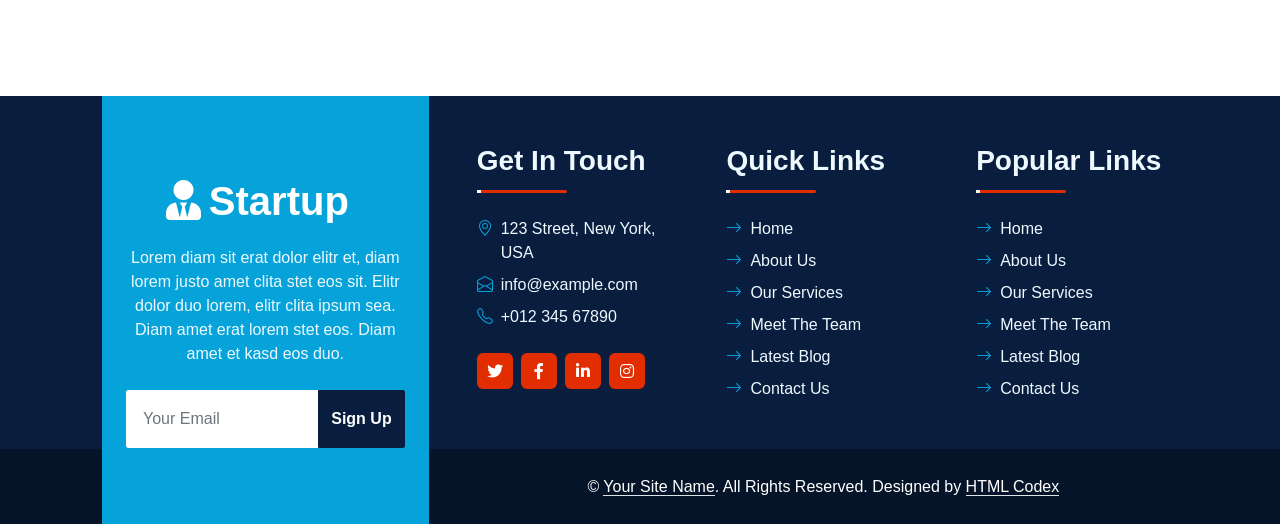
<file: Veltris_website_redesign/quote.html>
<!DOCTYPE html>
<html lang="en">

<head>
    <meta charset="utf-8">
    <title>Startup - Startup Website Template</title>
    <meta content="width=device-width, initial-scale=1.0" name="viewport">
    <meta content="Free HTML Templates" name="keywords">
    <meta content="Free HTML Templates" name="description">

    <!-- Favicon -->
    <link href="img/favicon.ico" rel="icon">

    <!-- Google Web Fonts -->
    <link rel="preconnect" href="https://fonts.googleapis.com">
    <link rel="preconnect" href="https://fonts.gstatic.com" crossorigin>
    <link href="https://fonts.googleapis.com/css2?family=Nunito:wght@400;600;700;800&family=Rubik:wght@400;500;600;700&display=swap" rel="stylesheet">

    <!-- Icon Font Stylesheet -->
    <link href="https://cdnjs.cloudflare.com/ajax/libs/font-awesome/5.10.0/css/all.min.css" rel="stylesheet">
    <link href="https://cdn.jsdelivr.net/npm/bootstrap-icons@1.4.1/font/bootstrap-icons.css" rel="stylesheet">

    <!-- Libraries Stylesheet -->
    <link href="lib/owlcarousel/assets/owl.carousel.min.css" rel="stylesheet">
    <link href="lib/animate/animate.min.css" rel="stylesheet">

    <!-- Customized Bootstrap Stylesheet -->
    <link href="css/bootstrap.min.css" rel="stylesheet">

    <!-- Template Stylesheet -->
    <link href="css/style.css" rel="stylesheet">
</head>

<body>
    <!-- Spinner Start -->
    <div id="spinner" class="show bg-white position-fixed translate-middle w-100 vh-100 top-50 start-50 d-flex align-items-center justify-content-center">
        <div class="spinner"></div>
    </div>
    <!-- Spinner End -->


    <!-- Topbar Start -->
    <div class="container-fluid bg-dark px-5 d-none d-lg-block">
        <div class="row gx-0">
            <div class="col-lg-8 text-center text-lg-start mb-2 mb-lg-0">
                <div class="d-inline-flex align-items-center" style="height: 45px;">
                    <small class="me-3 text-light"><i class="fa fa-map-marker-alt me-2"></i>123 Street, New York, USA</small>
                    <small class="me-3 text-light"><i class="fa fa-phone-alt me-2"></i>+012 345 6789</small>
                    <small class="text-light"><i class="fa fa-envelope-open me-2"></i>info@example.com</small>
                </div>
            </div>
            <div class="col-lg-4 text-center text-lg-end">
                <div class="d-inline-flex align-items-center" style="height: 45px;">
                    <a class="btn btn-sm btn-outline-light btn-sm-square rounded-circle me-2" href=""><i class="fab fa-twitter fw-normal"></i></a>
                    <a class="btn btn-sm btn-outline-light btn-sm-square rounded-circle me-2" href=""><i class="fab fa-facebook-f fw-normal"></i></a>
                    <a class="btn btn-sm btn-outline-light btn-sm-square rounded-circle me-2" href=""><i class="fab fa-linkedin-in fw-normal"></i></a>
                    <a class="btn btn-sm btn-outline-light btn-sm-square rounded-circle me-2" href=""><i class="fab fa-instagram fw-normal"></i></a>
                    <a class="btn btn-sm btn-outline-light btn-sm-square rounded-circle" href=""><i class="fab fa-youtube fw-normal"></i></a>
                </div>
            </div>
        </div>
    </div>
    <!-- Topbar End -->


    <!-- Navbar Start -->
    <div class="container-fluid position-relative p-0">
        <nav class="navbar navbar-expand-lg navbar-dark px-5 py-3 py-lg-0">
            <a href="index.html" class="navbar-brand p-0">
                <h1 class="m-0"><i class="fa fa-user-tie me-2"></i>Startup</h1>
            </a>
            <button class="navbar-toggler" type="button" data-bs-toggle="collapse" data-bs-target="#navbarCollapse">
                <span class="fa fa-bars"></span>
            </button>
            <div class="collapse navbar-collapse" id="navbarCollapse">
                <div class="navbar-nav ms-auto py-0">
                    <a href="index.html" class="nav-item nav-link">Home</a>
                    <a href="about.html" class="nav-item nav-link">About</a>
                    <a href="service.html" class="nav-item nav-link">Services</a>
                    <div class="nav-item dropdown">
                        <a href="#" class="nav-link dropdown-toggle" data-bs-toggle="dropdown">Blog</a>
                        <div class="dropdown-menu m-0">
                            <a href="blog.html" class="dropdown-item">Blog Grid</a>
                            <a href="detail.html" class="dropdown-item">Blog Detail</a>
                        </div>
                    </div>
                    <div class="nav-item dropdown">
                        <a href="#" class="nav-link dropdown-toggle active" data-bs-toggle="dropdown">Pages</a>
                        <div class="dropdown-menu m-0">
                            <a href="price.html" class="dropdown-item">Pricing Plan</a>
                            <a href="feature.html" class="dropdown-item">Our features</a>
                            <a href="team.html" class="dropdown-item">Team Members</a>
                            <a href="testimonial.html" class="dropdown-item">Testimonial</a>
                            <a href="quote.html" class="dropdown-item active">Free Quote</a>
                        </div>
                    </div>
                    <a href="contact.html" class="nav-item nav-link">Contact</a>
                </div>
                <butaton type="button" class="btn text-primary ms-3" data-bs-toggle="modal" data-bs-target="#searchModal"><i class="fa fa-search"></i></butaton>
                <a href="https://htmlcodex.com/startup-company-website-template" class="btn btn-primary py-2 px-4 ms-3">Download Pro Version</a>
            </div>
        </nav>

        <div class="container-fluid bg-primary py-5 bg-header" style="margin-bottom: 90px;">
            <div class="row py-5">
                <div class="col-12 pt-lg-5 mt-lg-5 text-center">
                    <h1 class="display-4 text-white animated zoomIn">Free Quote</h1>
                    <a href="" class="h5 text-white">Home</a>
                    <i class="far fa-circle text-white px-2"></i>
                    <a href="" class="h5 text-white">Free Quote</a>
                </div>
            </div>
        </div>
    </div>
    <!-- Navbar End -->


    <!-- Full Screen Search Start -->
    <div class="modal fade" id="searchModal" tabindex="-1">
        <div class="modal-dialog modal-fullscreen">
            <div class="modal-content" style="background: rgba(9, 30, 62, .7);">
                <div class="modal-header border-0">
                    <button type="button" class="btn bg-white btn-close" data-bs-dismiss="modal" aria-label="Close"></button>
                </div>
                <div class="modal-body d-flex align-items-center justify-content-center">
                    <div class="input-group" style="max-width: 600px;">
                        <input type="text" class="form-control bg-transparent border-primary p-3" placeholder="Type search keyword">
                        <button class="btn btn-primary px-4"><i class="bi bi-search"></i></button>
                    </div>
                </div>
            </div>
        </div>
    </div>
    <!-- Full Screen Search End -->


    <!-- Quote Start -->
    <div class="container-fluid py-5 wow fadeInUp" data-wow-delay="0.1s">
        <div class="container py-5">
            <div class="row g-5">
                <div class="col-lg-7">
                    <div class="section-title position-relative pb-3 mb-5">
                        <h5 class="fw-bold text-primary text-uppercase">Request A Quote</h5>
                        <h1 class="mb-0">Need A Free Quote? Please Feel Free to Contact Us</h1>
                    </div>
                    <div class="row gx-3">
                        <div class="col-sm-6 wow zoomIn" data-wow-delay="0.2s">
                            <h5 class="mb-4"><i class="fa fa-reply text-primary me-3"></i>Reply within 24 hours</h5>
                        </div>
                        <div class="col-sm-6 wow zoomIn" data-wow-delay="0.4s">
                            <h5 class="mb-4"><i class="fa fa-phone-alt text-primary me-3"></i>24 hrs telephone support</h5>
                        </div>
                    </div>
                    <p class="mb-4">Eirmod sed tempor lorem ut dolores. Aliquyam sit sadipscing kasd ipsum. Dolor ea et dolore et at sea ea at dolor, justo ipsum duo rebum sea invidunt voluptua. Eos vero eos vero ea et dolore eirmod et. Dolores diam duo invidunt lorem. Elitr ut dolores magna sit. Sea dolore sanctus sed et. Takimata takimata sanctus sed.</p>
                    <div class="d-flex align-items-center mt-2 wow zoomIn" data-wow-delay="0.6s">
                        <div class="bg-primary d-flex align-items-center justify-content-center rounded" style="width: 60px; height: 60px;">
                            <i class="fa fa-phone-alt text-white"></i>
                        </div>
                        <div class="ps-4">
                            <h5 class="mb-2">Call to ask any question</h5>
                            <h4 class="text-primary mb-0">+012 345 6789</h4>
                        </div>
                    </div>
                </div>
                <div class="col-lg-5">
                    <div class="bg-primary rounded h-100 d-flex align-items-center p-5 wow zoomIn" data-wow-delay="0.9s">
                        <form>
                            <div class="row g-3">
                                <div class="col-xl-12">
                                    <input type="text" class="form-control bg-light border-0" placeholder="Your Name" style="height: 55px;">
                                </div>
                                <div class="col-12">
                                    <input type="email" class="form-control bg-light border-0" placeholder="Your Email" style="height: 55px;">
                                </div>
                                <div class="col-12">
                                    <select class="form-select bg-light border-0" style="height: 55px;">
                                        <option selected>Select A Service</option>
                                        <option value="1">Service 1</option>
                                        <option value="2">Service 2</option>
                                        <option value="3">Service 3</option>
                                    </select>
                                </div>
                                <div class="col-12">
                                    <textarea class="form-control bg-light border-0" rows="3" placeholder="Message"></textarea>
                                </div>
                                <div class="col-12">
                                    <button class="btn btn-dark w-100 py-3" type="submit">Request A Quote</button>
                                </div>
                            </div>
                        </form>
                    </div>
                </div>
            </div>
        </div>
    </div>
    <!-- Quote End -->


    <!-- Vendor Start -->
    <div class="container-fluid py-5 wow fadeInUp" data-wow-delay="0.1s">
        <div class="container py-5 mb-5">
            <div class="bg-white">
                <div class="owl-carousel vendor-carousel">
                    <img src="img/vendor-1.jpg" alt="">
                    <img src="img/vendor-2.jpg" alt="">
                    <img src="img/vendor-3.jpg" alt="">
                    <img src="img/vendor-4.jpg" alt="">
                    <img src="img/vendor-5.jpg" alt="">
                    <img src="img/vendor-6.jpg" alt="">
                    <img src="img/vendor-7.jpg" alt="">
                    <img src="img/vendor-8.jpg" alt="">
                    <img src="img/vendor-9.jpg" alt="">
                </div>
            </div>
        </div>
    </div>
    <!-- Vendor End -->
    

    <!-- Footer Start -->
    <div class="container-fluid bg-dark text-light mt-5 wow fadeInUp" data-wow-delay="0.1s">
        <div class="container">
            <div class="row gx-5">
                <div class="col-lg-4 col-md-6 footer-about">
                    <div class="d-flex flex-column align-items-center justify-content-center text-center h-100 bg-primary p-4">
                        <a href="index.html" class="navbar-brand">
                            <h1 class="m-0 text-white"><i class="fa fa-user-tie me-2"></i>Startup</h1>
                        </a>
                        <p class="mt-3 mb-4">Lorem diam sit erat dolor elitr et, diam lorem justo amet clita stet eos sit. Elitr dolor duo lorem, elitr clita ipsum sea. Diam amet erat lorem stet eos. Diam amet et kasd eos duo.</p>
                        <form action="">
                            <div class="input-group">
                                <input type="text" class="form-control border-white p-3" placeholder="Your Email">
                                <button class="btn btn-dark">Sign Up</button>
                            </div>
                        </form>
                    </div>
                </div>
                <div class="col-lg-8 col-md-6">
                    <div class="row gx-5">
                        <div class="col-lg-4 col-md-12 pt-5 mb-5">
                            <div class="section-title section-title-sm position-relative pb-3 mb-4">
                                <h3 class="text-light mb-0">Get In Touch</h3>
                            </div>
                            <div class="d-flex mb-2">
                                <i class="bi bi-geo-alt text-primary me-2"></i>
                                <p class="mb-0">123 Street, New York, USA</p>
                            </div>
                            <div class="d-flex mb-2">
                                <i class="bi bi-envelope-open text-primary me-2"></i>
                                <p class="mb-0">info@example.com</p>
                            </div>
                            <div class="d-flex mb-2">
                                <i class="bi bi-telephone text-primary me-2"></i>
                                <p class="mb-0">+012 345 67890</p>
                            </div>
                            <div class="d-flex mt-4">
                                <a class="btn btn-primary btn-square me-2" href="#"><i class="fab fa-twitter fw-normal"></i></a>
                                <a class="btn btn-primary btn-square me-2" href="#"><i class="fab fa-facebook-f fw-normal"></i></a>
                                <a class="btn btn-primary btn-square me-2" href="#"><i class="fab fa-linkedin-in fw-normal"></i></a>
                                <a class="btn btn-primary btn-square" href="#"><i class="fab fa-instagram fw-normal"></i></a>
                            </div>
                        </div>
                        <div class="col-lg-4 col-md-12 pt-0 pt-lg-5 mb-5">
                            <div class="section-title section-title-sm position-relative pb-3 mb-4">
                                <h3 class="text-light mb-0">Quick Links</h3>
                            </div>
                            <div class="link-animated d-flex flex-column justify-content-start">
                                <a class="text-light mb-2" href="#"><i class="bi bi-arrow-right text-primary me-2"></i>Home</a>
                                <a class="text-light mb-2" href="#"><i class="bi bi-arrow-right text-primary me-2"></i>About Us</a>
                                <a class="text-light mb-2" href="#"><i class="bi bi-arrow-right text-primary me-2"></i>Our Services</a>
                                <a class="text-light mb-2" href="#"><i class="bi bi-arrow-right text-primary me-2"></i>Meet The Team</a>
                                <a class="text-light mb-2" href="#"><i class="bi bi-arrow-right text-primary me-2"></i>Latest Blog</a>
                                <a class="text-light" href="#"><i class="bi bi-arrow-right text-primary me-2"></i>Contact Us</a>
                            </div>
                        </div>
                        <div class="col-lg-4 col-md-12 pt-0 pt-lg-5 mb-5">
                            <div class="section-title section-title-sm position-relative pb-3 mb-4">
                                <h3 class="text-light mb-0">Popular Links</h3>
                            </div>
                            <div class="link-animated d-flex flex-column justify-content-start">
                                <a class="text-light mb-2" href="#"><i class="bi bi-arrow-right text-primary me-2"></i>Home</a>
                                <a class="text-light mb-2" href="#"><i class="bi bi-arrow-right text-primary me-2"></i>About Us</a>
                                <a class="text-light mb-2" href="#"><i class="bi bi-arrow-right text-primary me-2"></i>Our Services</a>
                                <a class="text-light mb-2" href="#"><i class="bi bi-arrow-right text-primary me-2"></i>Meet The Team</a>
                                <a class="text-light mb-2" href="#"><i class="bi bi-arrow-right text-primary me-2"></i>Latest Blog</a>
                                <a class="text-light" href="#"><i class="bi bi-arrow-right text-primary me-2"></i>Contact Us</a>
                            </div>
                        </div>
                    </div>
                </div>
            </div>
        </div>
    </div>
    <div class="container-fluid text-white" style="background: #061429;">
        <div class="container text-center">
            <div class="row justify-content-end">
                <div class="col-lg-8 col-md-6">
                    <div class="d-flex align-items-center justify-content-center" style="height: 75px;">
                        <p class="mb-0">&copy; <a class="text-white border-bottom" href="#">Your Site Name</a>. All Rights Reserved. 
						
						<!--/*** This template is free as long as you keep the footer author’s credit link/attribution link/backlink. If you'd like to use the template without the footer author’s credit link/attribution link/backlink, you can purchase the Credit Removal License from "https://htmlcodex.com/credit-removal". Thank you for your support. ***/-->
						Designed by <a class="text-white border-bottom" href="https://htmlcodex.com">HTML Codex</a></p>
                    </div>
                </div>
            </div>
        </div>
    </div>
    <!-- Footer End -->


    <!-- Back to Top -->
    <a href="#" class="btn btn-lg btn-primary btn-lg-square rounded back-to-top"><i class="bi bi-arrow-up"></i></a>


    <!-- JavaScript Libraries -->
    <script src="https://code.jquery.com/jquery-3.4.1.min.js"></script>
    <script src="https://cdn.jsdelivr.net/npm/bootstrap@5.0.0/dist/js/bootstrap.bundle.min.js"></script>
    <script src="lib/wow/wow.min.js"></script>
    <script src="lib/easing/easing.min.js"></script>
    <script src="lib/waypoints/waypoints.min.js"></script>
    <script src="lib/counterup/counterup.min.js"></script>
    <script src="lib/owlcarousel/owl.carousel.min.js"></script>

    <!-- Template Javascript -->
    <script src="js/main.js"></script>
</body>

</html>
</file>
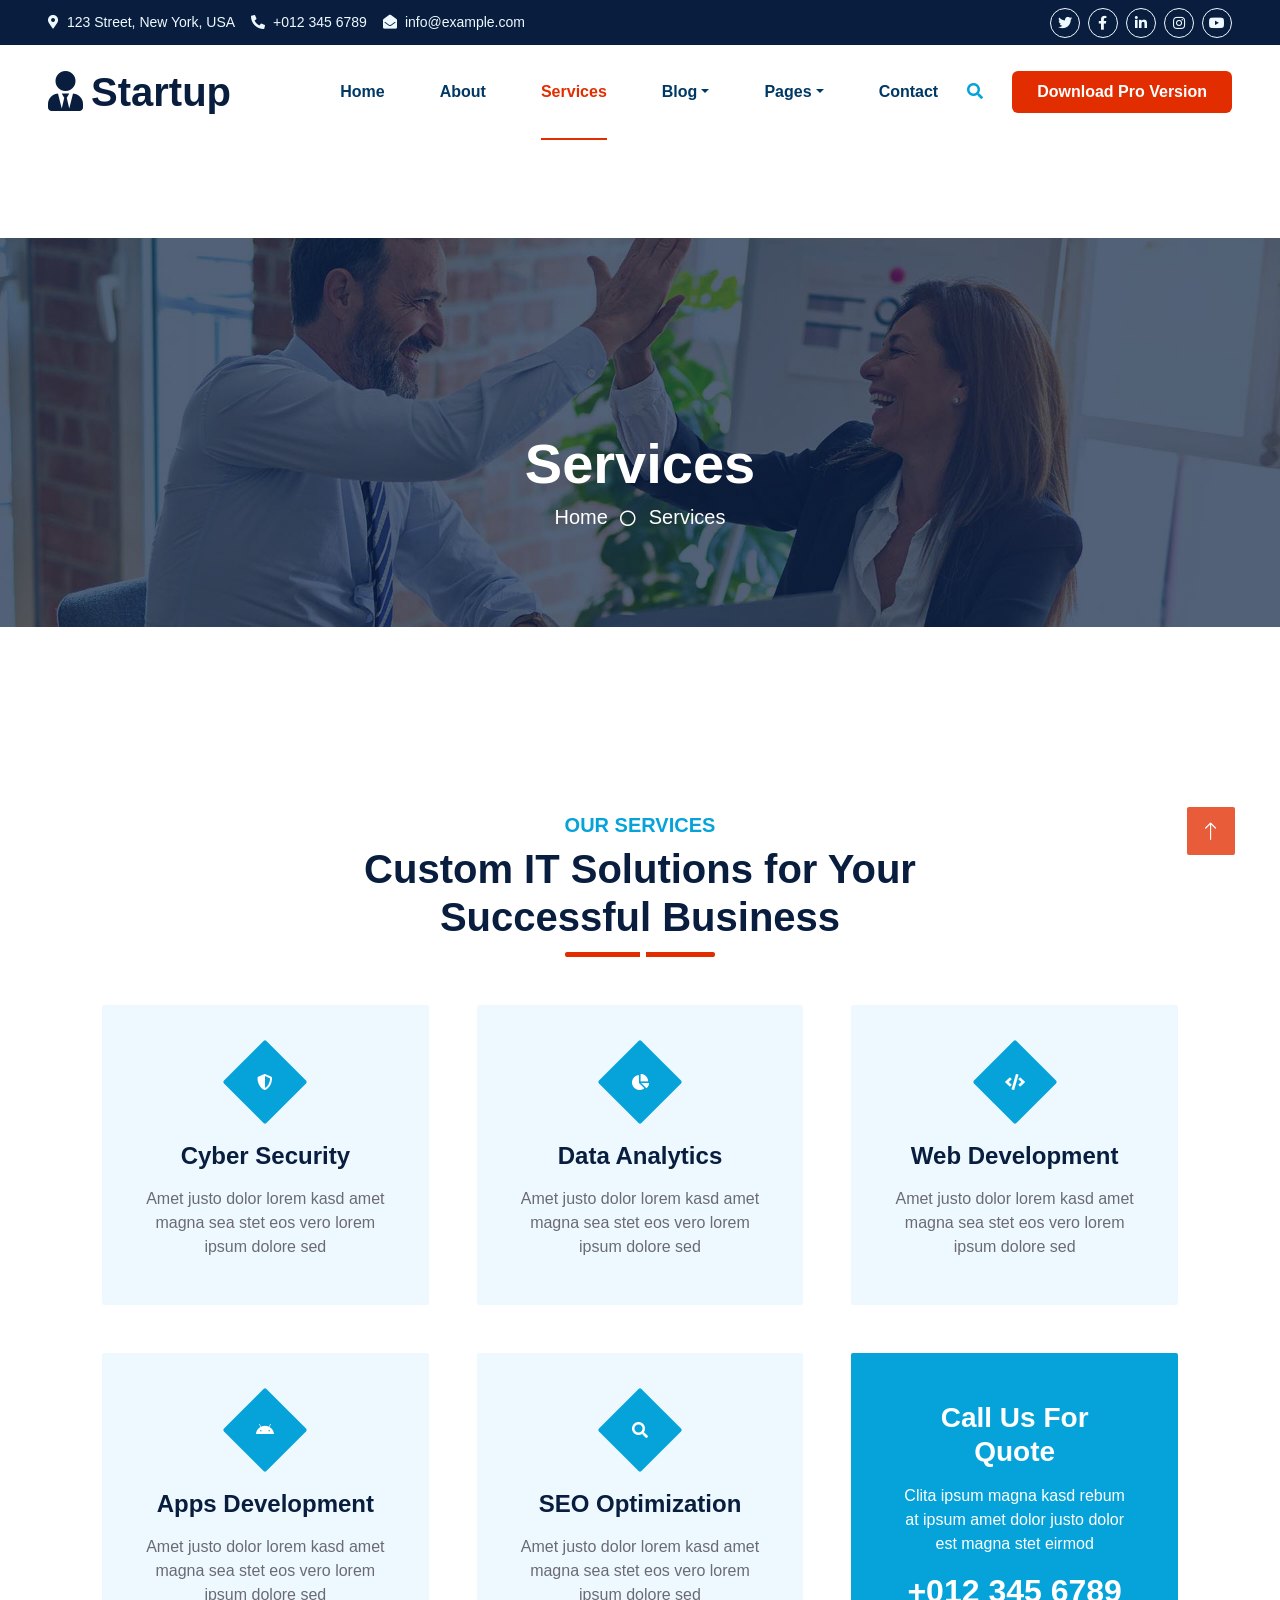
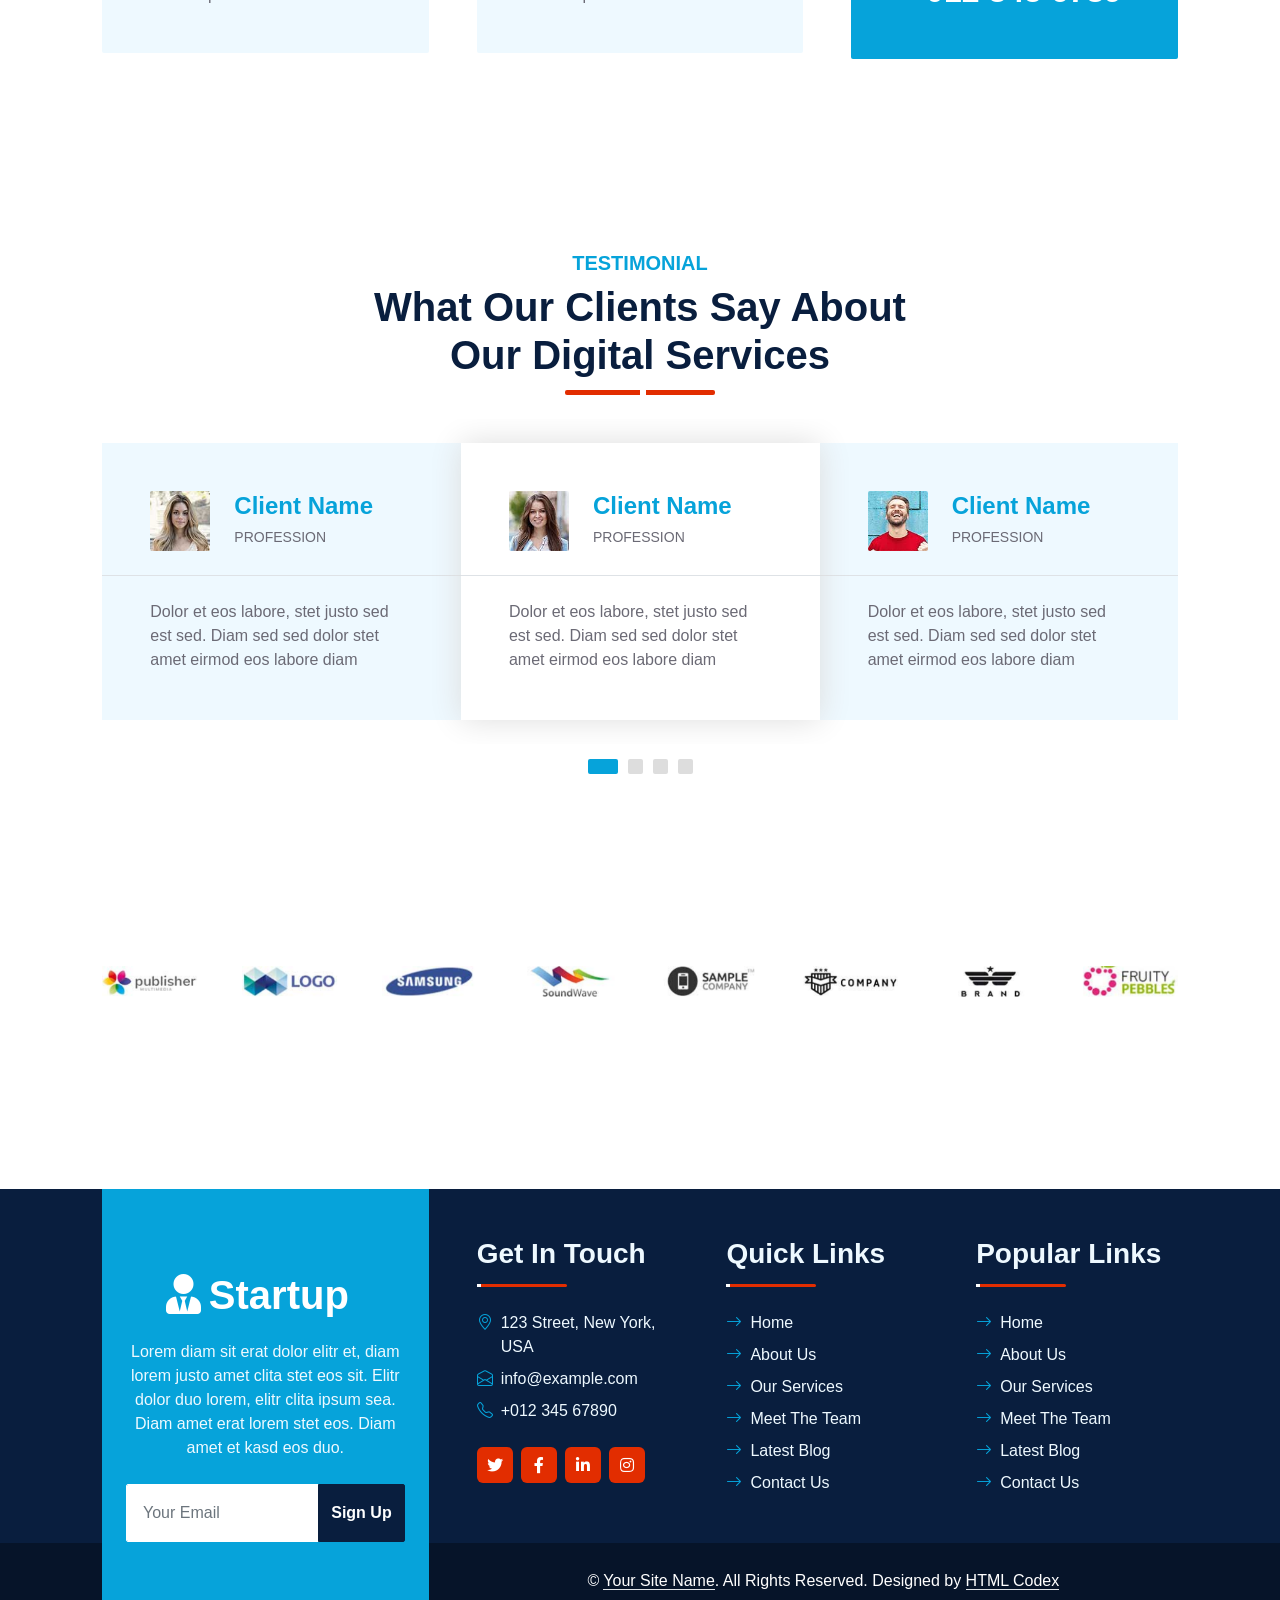
<file: Veltris_website_redesign/service.html>
<!DOCTYPE html>
<html lang="en">

<head>
    <meta charset="utf-8">
    <title>Startup - Startup Website Template</title>
    <meta content="width=device-width, initial-scale=1.0" name="viewport">
    <meta content="Free HTML Templates" name="keywords">
    <meta content="Free HTML Templates" name="description">

    <!-- Favicon -->
    <link href="img/favicon.ico" rel="icon">

    <!-- Google Web Fonts -->
    <link rel="preconnect" href="https://fonts.googleapis.com">
    <link rel="preconnect" href="https://fonts.gstatic.com" crossorigin>
    <link href="https://fonts.googleapis.com/css2?family=Nunito:wght@400;600;700;800&family=Rubik:wght@400;500;600;700&display=swap" rel="stylesheet">

    <!-- Icon Font Stylesheet -->
    <link href="https://cdnjs.cloudflare.com/ajax/libs/font-awesome/5.10.0/css/all.min.css" rel="stylesheet">
    <link href="https://cdn.jsdelivr.net/npm/bootstrap-icons@1.4.1/font/bootstrap-icons.css" rel="stylesheet">

    <!-- Libraries Stylesheet -->
    <link href="lib/owlcarousel/assets/owl.carousel.min.css" rel="stylesheet">
    <link href="lib/animate/animate.min.css" rel="stylesheet">

    <!-- Customized Bootstrap Stylesheet -->
    <link href="css/bootstrap.min.css" rel="stylesheet">

    <!-- Template Stylesheet -->
    <link href="css/style.css" rel="stylesheet">
</head>

<body>
    <!-- Spinner Start -->
    <div id="spinner" class="show bg-white position-fixed translate-middle w-100 vh-100 top-50 start-50 d-flex align-items-center justify-content-center">
        <div class="spinner"></div>
    </div>
    <!-- Spinner End -->


    <!-- Topbar Start -->
    <div class="container-fluid bg-dark px-5 d-none d-lg-block">
        <div class="row gx-0">
            <div class="col-lg-8 text-center text-lg-start mb-2 mb-lg-0">
                <div class="d-inline-flex align-items-center" style="height: 45px;">
                    <small class="me-3 text-light"><i class="fa fa-map-marker-alt me-2"></i>123 Street, New York, USA</small>
                    <small class="me-3 text-light"><i class="fa fa-phone-alt me-2"></i>+012 345 6789</small>
                    <small class="text-light"><i class="fa fa-envelope-open me-2"></i>info@example.com</small>
                </div>
            </div>
            <div class="col-lg-4 text-center text-lg-end">
                <div class="d-inline-flex align-items-center" style="height: 45px;">
                    <a class="btn btn-sm btn-outline-light btn-sm-square rounded-circle me-2" href=""><i class="fab fa-twitter fw-normal"></i></a>
                    <a class="btn btn-sm btn-outline-light btn-sm-square rounded-circle me-2" href=""><i class="fab fa-facebook-f fw-normal"></i></a>
                    <a class="btn btn-sm btn-outline-light btn-sm-square rounded-circle me-2" href=""><i class="fab fa-linkedin-in fw-normal"></i></a>
                    <a class="btn btn-sm btn-outline-light btn-sm-square rounded-circle me-2" href=""><i class="fab fa-instagram fw-normal"></i></a>
                    <a class="btn btn-sm btn-outline-light btn-sm-square rounded-circle" href=""><i class="fab fa-youtube fw-normal"></i></a>
                </div>
            </div>
        </div>
    </div>
    <!-- Topbar End -->


    <!-- Navbar Start -->
    <div class="container-fluid position-relative p-0">
        <nav class="navbar navbar-expand-lg navbar-dark px-5 py-3 py-lg-0">
            <a href="index.html" class="navbar-brand p-0">
                <h1 class="m-0"><i class="fa fa-user-tie me-2"></i>Startup</h1>
            </a>
            <button class="navbar-toggler" type="button" data-bs-toggle="collapse" data-bs-target="#navbarCollapse">
                <span class="fa fa-bars"></span>
            </button>
            <div class="collapse navbar-collapse" id="navbarCollapse">
                <div class="navbar-nav ms-auto py-0">
                    <a href="index.html" class="nav-item nav-link">Home</a>
                    <a href="about.html" class="nav-item nav-link">About</a>
                    <a href="service.html" class="nav-item nav-link active">Services</a>
                    <div class="nav-item dropdown">
                        <a href="#" class="nav-link dropdown-toggle" data-bs-toggle="dropdown">Blog</a>
                        <div class="dropdown-menu m-0">
                            <a href="blog.html" class="dropdown-item">Blog Grid</a>
                            <a href="detail.html" class="dropdown-item">Blog Detail</a>
                        </div>
                    </div>
                    <div class="nav-item dropdown">
                        <a href="#" class="nav-link dropdown-toggle" data-bs-toggle="dropdown">Pages</a>
                        <div class="dropdown-menu m-0">
                            <a href="price.html" class="dropdown-item">Pricing Plan</a>
                            <a href="feature.html" class="dropdown-item">Our features</a>
                            <a href="team.html" class="dropdown-item">Team Members</a>
                            <a href="testimonial.html" class="dropdown-item">Testimonial</a>
                            <a href="quote.html" class="dropdown-item">Free Quote</a>
                        </div>
                    </div>
                    <a href="contact.html" class="nav-item nav-link">Contact</a>
                </div>
                <butaton type="button" class="btn text-primary ms-3" data-bs-toggle="modal" data-bs-target="#searchModal"><i class="fa fa-search"></i></butaton>
                <a href="https://htmlcodex.com/startup-company-website-template" class="btn btn-primary py-2 px-4 ms-3">Download Pro Version</a>
            </div>
        </nav>

        <div class="container-fluid bg-primary py-5 bg-header" style="margin-bottom: 90px;">
            <div class="row py-5">
                <div class="col-12 pt-lg-5 mt-lg-5 text-center">
                    <h1 class="display-4 text-white animated zoomIn">Services</h1>
                    <a href="" class="h5 text-white">Home</a>
                    <i class="far fa-circle text-white px-2"></i>
                    <a href="" class="h5 text-white">Services</a>
                </div>
            </div>
        </div>
    </div>
    <!-- Navbar End -->


    <!-- Full Screen Search Start -->
    <div class="modal fade" id="searchModal" tabindex="-1">
        <div class="modal-dialog modal-fullscreen">
            <div class="modal-content" style="background: rgba(9, 30, 62, .7);">
                <div class="modal-header border-0">
                    <button type="button" class="btn bg-white btn-close" data-bs-dismiss="modal" aria-label="Close"></button>
                </div>
                <div class="modal-body d-flex align-items-center justify-content-center">
                    <div class="input-group" style="max-width: 600px;">
                        <input type="text" class="form-control bg-transparent border-primary p-3" placeholder="Type search keyword">
                        <button class="btn btn-primary px-4"><i class="bi bi-search"></i></button>
                    </div>
                </div>
            </div>
        </div>
    </div>
    <!-- Full Screen Search End -->


    <!-- Service Start -->
    <div class="container-fluid py-5 wow fadeInUp" data-wow-delay="0.1s">
        <div class="container py-5">
            <div class="section-title text-center position-relative pb-3 mb-5 mx-auto" style="max-width: 600px;">
                <h5 class="fw-bold text-primary text-uppercase">Our Services</h5>
                <h1 class="mb-0">Custom IT Solutions for Your Successful Business</h1>
            </div>
            <div class="row g-5">
                <div class="col-lg-4 col-md-6 wow zoomIn" data-wow-delay="0.3s">
                    <div class="service-item bg-light rounded d-flex flex-column align-items-center justify-content-center text-center">
                        <div class="service-icon">
                            <i class="fa fa-shield-alt text-white"></i>
                        </div>
                        <h4 class="mb-3">Cyber Security</h4>
                        <p class="m-0">Amet justo dolor lorem kasd amet magna sea stet eos vero lorem ipsum dolore sed</p>
                        <a class="btn btn-lg btn-primary rounded" href="">
                            <i class="bi bi-arrow-right"></i>
                        </a>
                    </div>
                </div>
                <div class="col-lg-4 col-md-6 wow zoomIn" data-wow-delay="0.6s">
                    <div class="service-item bg-light rounded d-flex flex-column align-items-center justify-content-center text-center">
                        <div class="service-icon">
                            <i class="fa fa-chart-pie text-white"></i>
                        </div>
                        <h4 class="mb-3">Data Analytics</h4>
                        <p class="m-0">Amet justo dolor lorem kasd amet magna sea stet eos vero lorem ipsum dolore sed</p>
                        <a class="btn btn-lg btn-primary rounded" href="">
                            <i class="bi bi-arrow-right"></i>
                        </a>
                    </div>
                </div>
                <div class="col-lg-4 col-md-6 wow zoomIn" data-wow-delay="0.9s">
                    <div class="service-item bg-light rounded d-flex flex-column align-items-center justify-content-center text-center">
                        <div class="service-icon">
                            <i class="fa fa-code text-white"></i>
                        </div>
                        <h4 class="mb-3">Web Development</h4>
                        <p class="m-0">Amet justo dolor lorem kasd amet magna sea stet eos vero lorem ipsum dolore sed</p>
                        <a class="btn btn-lg btn-primary rounded" href="">
                            <i class="bi bi-arrow-right"></i>
                        </a>
                    </div>
                </div>
                <div class="col-lg-4 col-md-6 wow zoomIn" data-wow-delay="0.3s">
                    <div class="service-item bg-light rounded d-flex flex-column align-items-center justify-content-center text-center">
                        <div class="service-icon">
                            <i class="fab fa-android text-white"></i>
                        </div>
                        <h4 class="mb-3">Apps Development</h4>
                        <p class="m-0">Amet justo dolor lorem kasd amet magna sea stet eos vero lorem ipsum dolore sed</p>
                        <a class="btn btn-lg btn-primary rounded" href="">
                            <i class="bi bi-arrow-right"></i>
                        </a>
                    </div>
                </div>
                <div class="col-lg-4 col-md-6 wow zoomIn" data-wow-delay="0.6s">
                    <div class="service-item bg-light rounded d-flex flex-column align-items-center justify-content-center text-center">
                        <div class="service-icon">
                            <i class="fa fa-search text-white"></i>
                        </div>
                        <h4 class="mb-3">SEO Optimization</h4>
                        <p class="m-0">Amet justo dolor lorem kasd amet magna sea stet eos vero lorem ipsum dolore sed</p>
                        <a class="btn btn-lg btn-primary rounded" href="">
                            <i class="bi bi-arrow-right"></i>
                        </a>
                    </div>
                </div>
                <div class="col-lg-4 col-md-6 wow zoomIn" data-wow-delay="0.9s">
                    <div class="position-relative bg-primary rounded h-100 d-flex flex-column align-items-center justify-content-center text-center p-5">
                        <h3 class="text-white mb-3">Call Us For Quote</h3>
                        <p class="text-white mb-3">Clita ipsum magna kasd rebum at ipsum amet dolor justo dolor est magna stet eirmod</p>
                        <h2 class="text-white mb-0">+012 345 6789</h2>
                    </div>
                </div>
            </div>
        </div>
    </div>
    <!-- Service End -->


    <!-- Testimonial Start -->
    <div class="container-fluid py-5 wow fadeInUp" data-wow-delay="0.1s">
        <div class="container py-5">
            <div class="section-title text-center position-relative pb-3 mb-4 mx-auto" style="max-width: 600px;">
                <h5 class="fw-bold text-primary text-uppercase">Testimonial</h5>
                <h1 class="mb-0">What Our Clients Say About Our Digital Services</h1>
            </div>
            <div class="owl-carousel testimonial-carousel wow fadeInUp" data-wow-delay="0.6s">
                <div class="testimonial-item bg-light my-4">
                    <div class="d-flex align-items-center border-bottom pt-5 pb-4 px-5">
                        <img class="img-fluid rounded" src="img/testimonial-1.jpg" style="width: 60px; height: 60px;" >
                        <div class="ps-4">
                            <h4 class="text-primary mb-1">Client Name</h4>
                            <small class="text-uppercase">Profession</small>
                        </div>
                    </div>
                    <div class="pt-4 pb-5 px-5">
                        Dolor et eos labore, stet justo sed est sed. Diam sed sed dolor stet amet eirmod eos labore diam
                    </div>
                </div>
                <div class="testimonial-item bg-light my-4">
                    <div class="d-flex align-items-center border-bottom pt-5 pb-4 px-5">
                        <img class="img-fluid rounded" src="img/testimonial-2.jpg" style="width: 60px; height: 60px;" >
                        <div class="ps-4">
                            <h4 class="text-primary mb-1">Client Name</h4>
                            <small class="text-uppercase">Profession</small>
                        </div>
                    </div>
                    <div class="pt-4 pb-5 px-5">
                        Dolor et eos labore, stet justo sed est sed. Diam sed sed dolor stet amet eirmod eos labore diam
                    </div>
                </div>
                <div class="testimonial-item bg-light my-4">
                    <div class="d-flex align-items-center border-bottom pt-5 pb-4 px-5">
                        <img class="img-fluid rounded" src="img/testimonial-3.jpg" style="width: 60px; height: 60px;" >
                        <div class="ps-4">
                            <h4 class="text-primary mb-1">Client Name</h4>
                            <small class="text-uppercase">Profession</small>
                        </div>
                    </div>
                    <div class="pt-4 pb-5 px-5">
                        Dolor et eos labore, stet justo sed est sed. Diam sed sed dolor stet amet eirmod eos labore diam
                    </div>
                </div>
                <div class="testimonial-item bg-light my-4">
                    <div class="d-flex align-items-center border-bottom pt-5 pb-4 px-5">
                        <img class="img-fluid rounded" src="img/testimonial-4.jpg" style="width: 60px; height: 60px;" >
                        <div class="ps-4">
                            <h4 class="text-primary mb-1">Client Name</h4>
                            <small class="text-uppercase">Profession</small>
                        </div>
                    </div>
                    <div class="pt-4 pb-5 px-5">
                        Dolor et eos labore, stet justo sed est sed. Diam sed sed dolor stet amet eirmod eos labore diam
                    </div>
                </div>
            </div>
        </div>
    </div>
    <!-- Testimonial End -->


    <!-- Vendor Start -->
    <div class="container-fluid py-5 wow fadeInUp" data-wow-delay="0.1s">
        <div class="container py-5 mb-5">
            <div class="bg-white">
                <div class="owl-carousel vendor-carousel">
                    <img src="img/vendor-1.jpg" alt="">
                    <img src="img/vendor-2.jpg" alt="">
                    <img src="img/vendor-3.jpg" alt="">
                    <img src="img/vendor-4.jpg" alt="">
                    <img src="img/vendor-5.jpg" alt="">
                    <img src="img/vendor-6.jpg" alt="">
                    <img src="img/vendor-7.jpg" alt="">
                    <img src="img/vendor-8.jpg" alt="">
                    <img src="img/vendor-9.jpg" alt="">
                </div>
            </div>
        </div>
    </div>
    <!-- Vendor End -->
    

    <!-- Footer Start -->
    <div class="container-fluid bg-dark text-light mt-5 wow fadeInUp" data-wow-delay="0.1s">
        <div class="container">
            <div class="row gx-5">
                <div class="col-lg-4 col-md-6 footer-about">
                    <div class="d-flex flex-column align-items-center justify-content-center text-center h-100 bg-primary p-4">
                        <a href="index.html" class="navbar-brand">
                            <h1 class="m-0 text-white"><i class="fa fa-user-tie me-2"></i>Startup</h1>
                        </a>
                        <p class="mt-3 mb-4">Lorem diam sit erat dolor elitr et, diam lorem justo amet clita stet eos sit. Elitr dolor duo lorem, elitr clita ipsum sea. Diam amet erat lorem stet eos. Diam amet et kasd eos duo.</p>
                        <form action="">
                            <div class="input-group">
                                <input type="text" class="form-control border-white p-3" placeholder="Your Email">
                                <button class="btn btn-dark">Sign Up</button>
                            </div>
                        </form>
                    </div>
                </div>
                <div class="col-lg-8 col-md-6">
                    <div class="row gx-5">
                        <div class="col-lg-4 col-md-12 pt-5 mb-5">
                            <div class="section-title section-title-sm position-relative pb-3 mb-4">
                                <h3 class="text-light mb-0">Get In Touch</h3>
                            </div>
                            <div class="d-flex mb-2">
                                <i class="bi bi-geo-alt text-primary me-2"></i>
                                <p class="mb-0">123 Street, New York, USA</p>
                            </div>
                            <div class="d-flex mb-2">
                                <i class="bi bi-envelope-open text-primary me-2"></i>
                                <p class="mb-0">info@example.com</p>
                            </div>
                            <div class="d-flex mb-2">
                                <i class="bi bi-telephone text-primary me-2"></i>
                                <p class="mb-0">+012 345 67890</p>
                            </div>
                            <div class="d-flex mt-4">
                                <a class="btn btn-primary btn-square me-2" href="#"><i class="fab fa-twitter fw-normal"></i></a>
                                <a class="btn btn-primary btn-square me-2" href="#"><i class="fab fa-facebook-f fw-normal"></i></a>
                                <a class="btn btn-primary btn-square me-2" href="#"><i class="fab fa-linkedin-in fw-normal"></i></a>
                                <a class="btn btn-primary btn-square" href="#"><i class="fab fa-instagram fw-normal"></i></a>
                            </div>
                        </div>
                        <div class="col-lg-4 col-md-12 pt-0 pt-lg-5 mb-5">
                            <div class="section-title section-title-sm position-relative pb-3 mb-4">
                                <h3 class="text-light mb-0">Quick Links</h3>
                            </div>
                            <div class="link-animated d-flex flex-column justify-content-start">
                                <a class="text-light mb-2" href="#"><i class="bi bi-arrow-right text-primary me-2"></i>Home</a>
                                <a class="text-light mb-2" href="#"><i class="bi bi-arrow-right text-primary me-2"></i>About Us</a>
                                <a class="text-light mb-2" href="#"><i class="bi bi-arrow-right text-primary me-2"></i>Our Services</a>
                                <a class="text-light mb-2" href="#"><i class="bi bi-arrow-right text-primary me-2"></i>Meet The Team</a>
                                <a class="text-light mb-2" href="#"><i class="bi bi-arrow-right text-primary me-2"></i>Latest Blog</a>
                                <a class="text-light" href="#"><i class="bi bi-arrow-right text-primary me-2"></i>Contact Us</a>
                            </div>
                        </div>
                        <div class="col-lg-4 col-md-12 pt-0 pt-lg-5 mb-5">
                            <div class="section-title section-title-sm position-relative pb-3 mb-4">
                                <h3 class="text-light mb-0">Popular Links</h3>
                            </div>
                            <div class="link-animated d-flex flex-column justify-content-start">
                                <a class="text-light mb-2" href="#"><i class="bi bi-arrow-right text-primary me-2"></i>Home</a>
                                <a class="text-light mb-2" href="#"><i class="bi bi-arrow-right text-primary me-2"></i>About Us</a>
                                <a class="text-light mb-2" href="#"><i class="bi bi-arrow-right text-primary me-2"></i>Our Services</a>
                                <a class="text-light mb-2" href="#"><i class="bi bi-arrow-right text-primary me-2"></i>Meet The Team</a>
                                <a class="text-light mb-2" href="#"><i class="bi bi-arrow-right text-primary me-2"></i>Latest Blog</a>
                                <a class="text-light" href="#"><i class="bi bi-arrow-right text-primary me-2"></i>Contact Us</a>
                            </div>
                        </div>
                    </div>
                </div>
            </div>
        </div>
    </div>
    <div class="container-fluid text-white" style="background: #061429;">
        <div class="container text-center">
            <div class="row justify-content-end">
                <div class="col-lg-8 col-md-6">
                    <div class="d-flex align-items-center justify-content-center" style="height: 75px;">
                        <p class="mb-0">&copy; <a class="text-white border-bottom" href="#">Your Site Name</a>. All Rights Reserved. 
						
						<!--/*** This template is free as long as you keep the footer author’s credit link/attribution link/backlink. If you'd like to use the template without the footer author’s credit link/attribution link/backlink, you can purchase the Credit Removal License from "https://htmlcodex.com/credit-removal". Thank you for your support. ***/-->
						Designed by <a class="text-white border-bottom" href="https://htmlcodex.com">HTML Codex</a></p>
                    </div>
                </div>
            </div>
        </div>
    </div>
    <!-- Footer End -->


    <!-- Back to Top -->
    <a href="#" class="btn btn-lg btn-primary btn-lg-square rounded back-to-top"><i class="bi bi-arrow-up"></i></a>


    <!-- JavaScript Libraries -->
    <script src="https://code.jquery.com/jquery-3.4.1.min.js"></script>
    <script src="https://cdn.jsdelivr.net/npm/bootstrap@5.0.0/dist/js/bootstrap.bundle.min.js"></script>
    <script src="lib/wow/wow.min.js"></script>
    <script src="lib/easing/easing.min.js"></script>
    <script src="lib/waypoints/waypoints.min.js"></script>
    <script src="lib/counterup/counterup.min.js"></script>
    <script src="lib/owlcarousel/owl.carousel.min.js"></script>

    <!-- Template Javascript -->
    <script src="js/main.js"></script>
</body>

</html>
</file>
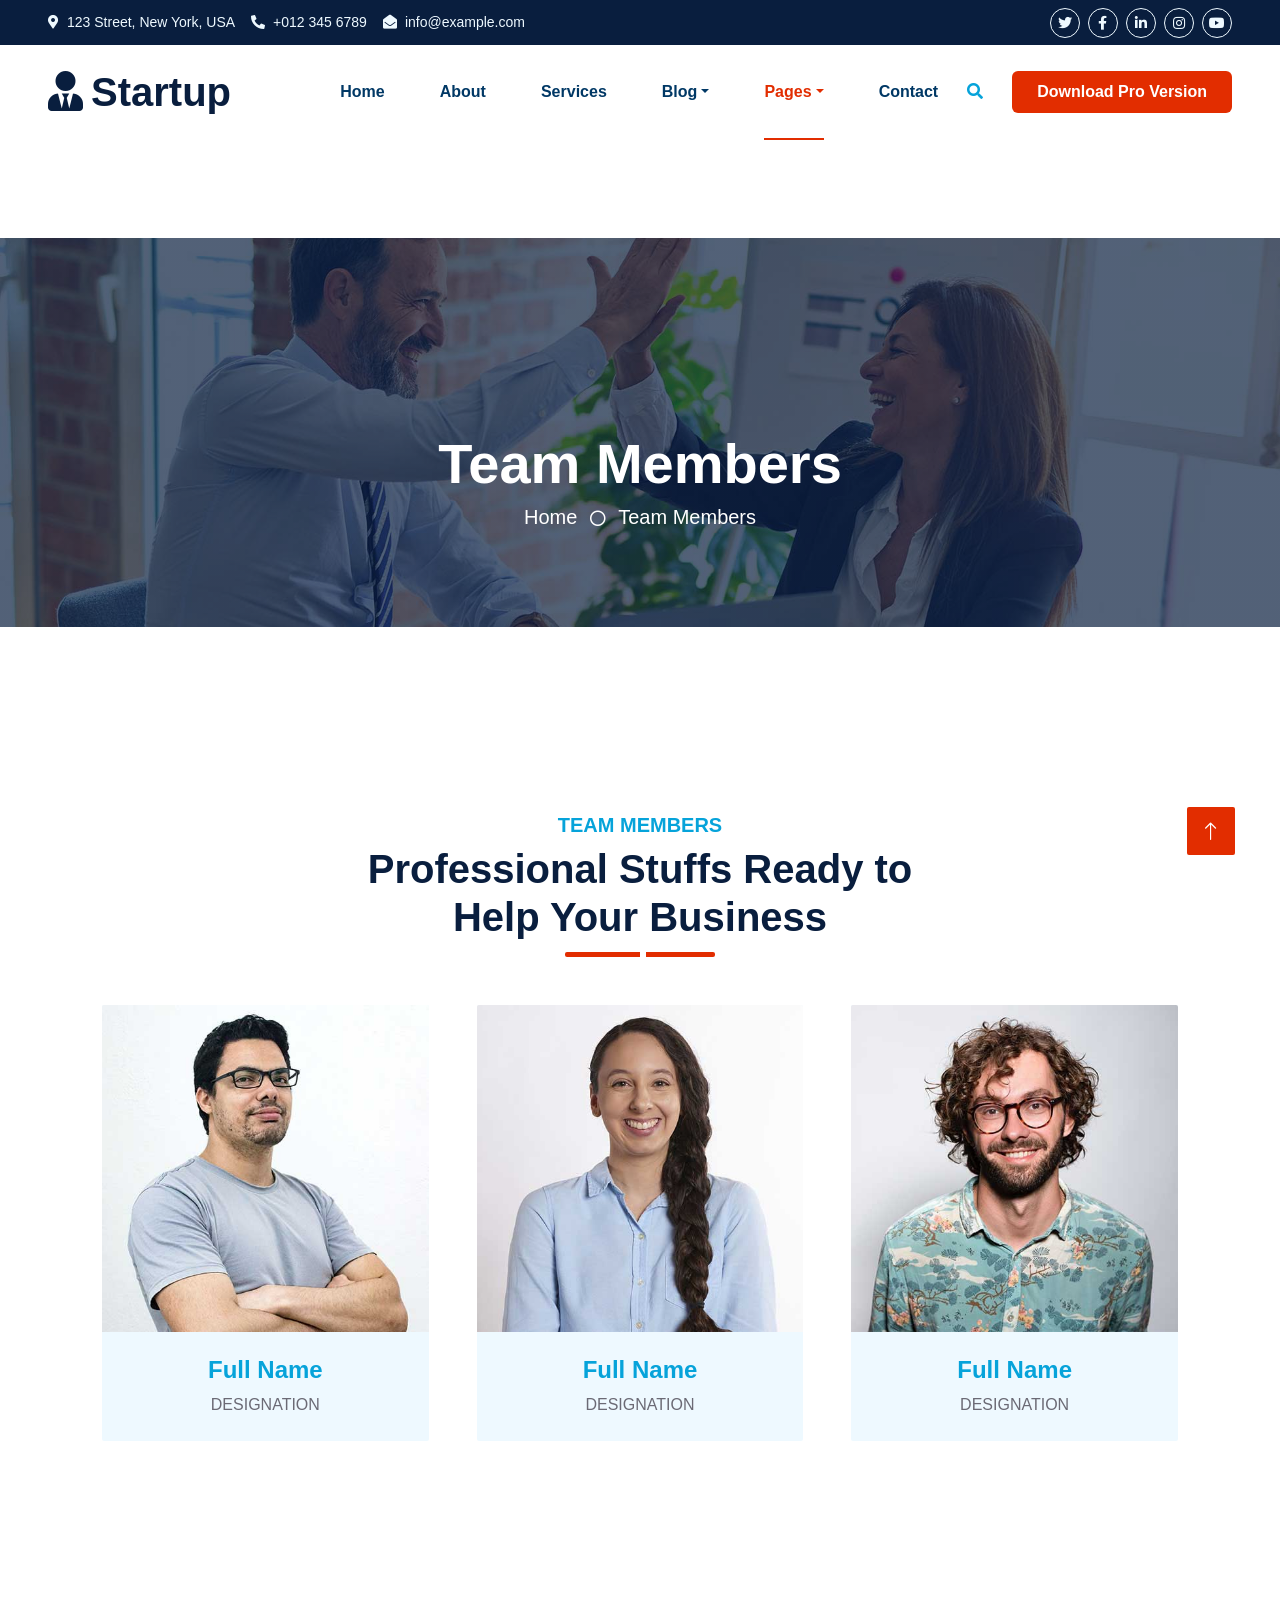
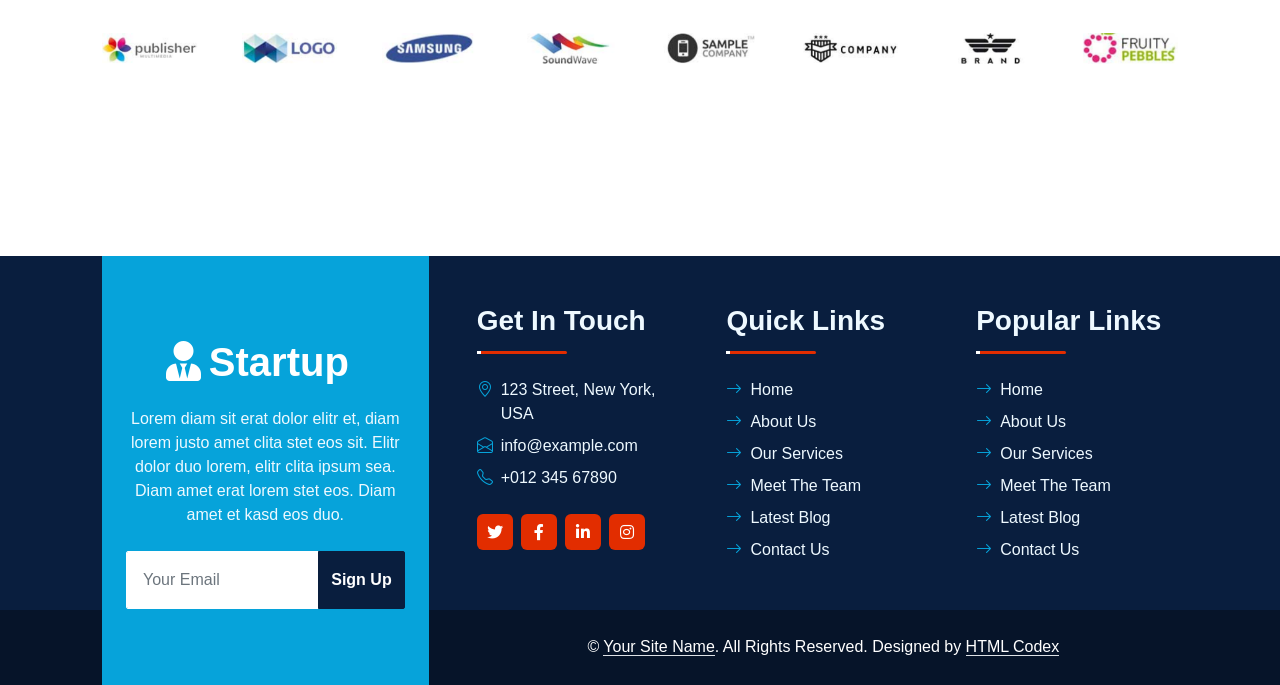
<file: Veltris_website_redesign/team.html>
<!DOCTYPE html>
<html lang="en">

<head>
    <meta charset="utf-8">
    <title>Startup - Startup Website Template</title>
    <meta content="width=device-width, initial-scale=1.0" name="viewport">
    <meta content="Free HTML Templates" name="keywords">
    <meta content="Free HTML Templates" name="description">

    <!-- Favicon -->
    <link href="img/favicon.ico" rel="icon">

    <!-- Google Web Fonts -->
    <link rel="preconnect" href="https://fonts.googleapis.com">
    <link rel="preconnect" href="https://fonts.gstatic.com" crossorigin>
    <link href="https://fonts.googleapis.com/css2?family=Nunito:wght@400;600;700;800&family=Rubik:wght@400;500;600;700&display=swap" rel="stylesheet">

    <!-- Icon Font Stylesheet -->
    <link href="https://cdnjs.cloudflare.com/ajax/libs/font-awesome/5.10.0/css/all.min.css" rel="stylesheet">
    <link href="https://cdn.jsdelivr.net/npm/bootstrap-icons@1.4.1/font/bootstrap-icons.css" rel="stylesheet">

    <!-- Libraries Stylesheet -->
    <link href="lib/owlcarousel/assets/owl.carousel.min.css" rel="stylesheet">
    <link href="lib/animate/animate.min.css" rel="stylesheet">

    <!-- Customized Bootstrap Stylesheet -->
    <link href="css/bootstrap.min.css" rel="stylesheet">

    <!-- Template Stylesheet -->
    <link href="css/style.css" rel="stylesheet">
</head>

<body>
    <!-- Spinner Start -->
    <div id="spinner" class="show bg-white position-fixed translate-middle w-100 vh-100 top-50 start-50 d-flex align-items-center justify-content-center">
        <div class="spinner"></div>
    </div>
    <!-- Spinner End -->


    <!-- Topbar Start -->
    <div class="container-fluid bg-dark px-5 d-none d-lg-block">
        <div class="row gx-0">
            <div class="col-lg-8 text-center text-lg-start mb-2 mb-lg-0">
                <div class="d-inline-flex align-items-center" style="height: 45px;">
                    <small class="me-3 text-light"><i class="fa fa-map-marker-alt me-2"></i>123 Street, New York, USA</small>
                    <small class="me-3 text-light"><i class="fa fa-phone-alt me-2"></i>+012 345 6789</small>
                    <small class="text-light"><i class="fa fa-envelope-open me-2"></i>info@example.com</small>
                </div>
            </div>
            <div class="col-lg-4 text-center text-lg-end">
                <div class="d-inline-flex align-items-center" style="height: 45px;">
                    <a class="btn btn-sm btn-outline-light btn-sm-square rounded-circle me-2" href=""><i class="fab fa-twitter fw-normal"></i></a>
                    <a class="btn btn-sm btn-outline-light btn-sm-square rounded-circle me-2" href=""><i class="fab fa-facebook-f fw-normal"></i></a>
                    <a class="btn btn-sm btn-outline-light btn-sm-square rounded-circle me-2" href=""><i class="fab fa-linkedin-in fw-normal"></i></a>
                    <a class="btn btn-sm btn-outline-light btn-sm-square rounded-circle me-2" href=""><i class="fab fa-instagram fw-normal"></i></a>
                    <a class="btn btn-sm btn-outline-light btn-sm-square rounded-circle" href=""><i class="fab fa-youtube fw-normal"></i></a>
                </div>
            </div>
        </div>
    </div>
    <!-- Topbar End -->


    <!-- Navbar Start -->
    <div class="container-fluid position-relative p-0">
        <nav class="navbar navbar-expand-lg navbar-dark px-5 py-3 py-lg-0">
            <a href="index.html" class="navbar-brand p-0">
                <h1 class="m-0"><i class="fa fa-user-tie me-2"></i>Startup</h1>
            </a>
            <button class="navbar-toggler" type="button" data-bs-toggle="collapse" data-bs-target="#navbarCollapse">
                <span class="fa fa-bars"></span>
            </button>
            <div class="collapse navbar-collapse" id="navbarCollapse">
                <div class="navbar-nav ms-auto py-0">
                    <a href="index.html" class="nav-item nav-link">Home</a>
                    <a href="about.html" class="nav-item nav-link">About</a>
                    <a href="service.html" class="nav-item nav-link">Services</a>
                    <div class="nav-item dropdown">
                        <a href="#" class="nav-link dropdown-toggle" data-bs-toggle="dropdown">Blog</a>
                        <div class="dropdown-menu m-0">
                            <a href="blog.html" class="dropdown-item">Blog Grid</a>
                            <a href="detail.html" class="dropdown-item">Blog Detail</a>
                        </div>
                    </div>
                    <div class="nav-item dropdown">
                        <a href="#" class="nav-link dropdown-toggle active" data-bs-toggle="dropdown">Pages</a>
                        <div class="dropdown-menu m-0">
                            <a href="price.html" class="dropdown-item">Pricing Plan</a>
                            <a href="feature.html" class="dropdown-item">Our features</a>
                            <a href="team.html" class="dropdown-item active">Team Members</a>
                            <a href="testimonial.html" class="dropdown-item">Testimonial</a>
                            <a href="quote.html" class="dropdown-item">Free Quote</a>
                        </div>
                    </div>
                    <a href="contact.html" class="nav-item nav-link">Contact</a>
                </div>
                <butaton type="button" class="btn text-primary ms-3" data-bs-toggle="modal" data-bs-target="#searchModal"><i class="fa fa-search"></i></butaton>
                <a href="https://htmlcodex.com/startup-company-website-template" class="btn btn-primary py-2 px-4 ms-3">Download Pro Version</a>
            </div>
        </nav>

        <div class="container-fluid bg-primary py-5 bg-header" style="margin-bottom: 90px;">
            <div class="row py-5">
                <div class="col-12 pt-lg-5 mt-lg-5 text-center">
                    <h1 class="display-4 text-white animated zoomIn">Team Members</h1>
                    <a href="" class="h5 text-white">Home</a>
                    <i class="far fa-circle text-white px-2"></i>
                    <a href="" class="h5 text-white">Team Members</a>
                </div>
            </div>
        </div>
    </div>
    <!-- Navbar End -->


    <!-- Full Screen Search Start -->
    <div class="modal fade" id="searchModal" tabindex="-1">
        <div class="modal-dialog modal-fullscreen">
            <div class="modal-content" style="background: rgba(9, 30, 62, .7);">
                <div class="modal-header border-0">
                    <button type="button" class="btn bg-white btn-close" data-bs-dismiss="modal" aria-label="Close"></button>
                </div>
                <div class="modal-body d-flex align-items-center justify-content-center">
                    <div class="input-group" style="max-width: 600px;">
                        <input type="text" class="form-control bg-transparent border-primary p-3" placeholder="Type search keyword">
                        <button class="btn btn-primary px-4"><i class="bi bi-search"></i></button>
                    </div>
                </div>
            </div>
        </div>
    </div>
    <!-- Full Screen Search End -->


    <!-- Team Start -->
    <div class="container-fluid py-5 wow fadeInUp" data-wow-delay="0.1s">
        <div class="container py-5">
            <div class="section-title text-center position-relative pb-3 mb-5 mx-auto" style="max-width: 600px;">
                <h5 class="fw-bold text-primary text-uppercase">Team Members</h5>
                <h1 class="mb-0">Professional Stuffs Ready to Help Your Business</h1>
            </div>
            <div class="row g-5">
                <div class="col-lg-4 wow slideInUp" data-wow-delay="0.3s">
                    <div class="team-item bg-light rounded overflow-hidden">
                        <div class="team-img position-relative overflow-hidden">
                            <img class="img-fluid w-100" src="img/team-1.jpg" alt="">
                            <div class="team-social">
                                <a class="btn btn-lg btn-primary btn-lg-square rounded" href=""><i class="fab fa-twitter fw-normal"></i></a>
                                <a class="btn btn-lg btn-primary btn-lg-square rounded" href=""><i class="fab fa-facebook-f fw-normal"></i></a>
                                <a class="btn btn-lg btn-primary btn-lg-square rounded" href=""><i class="fab fa-instagram fw-normal"></i></a>
                                <a class="btn btn-lg btn-primary btn-lg-square rounded" href=""><i class="fab fa-linkedin-in fw-normal"></i></a>
                            </div>
                        </div>
                        <div class="text-center py-4">
                            <h4 class="text-primary">Full Name</h4>
                            <p class="text-uppercase m-0">Designation</p>
                        </div>
                    </div>
                </div>
                <div class="col-lg-4 wow slideInUp" data-wow-delay="0.6s">
                    <div class="team-item bg-light rounded overflow-hidden">
                        <div class="team-img position-relative overflow-hidden">
                            <img class="img-fluid w-100" src="img/team-2.jpg" alt="">
                            <div class="team-social">
                                <a class="btn btn-lg btn-primary btn-lg-square rounded" href=""><i class="fab fa-twitter fw-normal"></i></a>
                                <a class="btn btn-lg btn-primary btn-lg-square rounded" href=""><i class="fab fa-facebook-f fw-normal"></i></a>
                                <a class="btn btn-lg btn-primary btn-lg-square rounded" href=""><i class="fab fa-instagram fw-normal"></i></a>
                                <a class="btn btn-lg btn-primary btn-lg-square rounded" href=""><i class="fab fa-linkedin-in fw-normal"></i></a>
                            </div>
                        </div>
                        <div class="text-center py-4">
                            <h4 class="text-primary">Full Name</h4>
                            <p class="text-uppercase m-0">Designation</p>
                        </div>
                    </div>
                </div>
                <div class="col-lg-4 wow slideInUp" data-wow-delay="0.9s">
                    <div class="team-item bg-light rounded overflow-hidden">
                        <div class="team-img position-relative overflow-hidden">
                            <img class="img-fluid w-100" src="img/team-3.jpg" alt="">
                            <div class="team-social">
                                <a class="btn btn-lg btn-primary btn-lg-square rounded" href=""><i class="fab fa-twitter fw-normal"></i></a>
                                <a class="btn btn-lg btn-primary btn-lg-square rounded" href=""><i class="fab fa-facebook-f fw-normal"></i></a>
                                <a class="btn btn-lg btn-primary btn-lg-square rounded" href=""><i class="fab fa-instagram fw-normal"></i></a>
                                <a class="btn btn-lg btn-primary btn-lg-square rounded" href=""><i class="fab fa-linkedin-in fw-normal"></i></a>
                            </div>
                        </div>
                        <div class="text-center py-4">
                            <h4 class="text-primary">Full Name</h4>
                            <p class="text-uppercase m-0">Designation</p>
                        </div>
                    </div>
                </div>
            </div>
        </div>
    </div>
    <!-- Team End -->


    <!-- Vendor Start -->
    <div class="container-fluid py-5 wow fadeInUp" data-wow-delay="0.1s">
        <div class="container py-5 mb-5">
            <div class="bg-white">
                <div class="owl-carousel vendor-carousel">
                    <img src="img/vendor-1.jpg" alt="">
                    <img src="img/vendor-2.jpg" alt="">
                    <img src="img/vendor-3.jpg" alt="">
                    <img src="img/vendor-4.jpg" alt="">
                    <img src="img/vendor-5.jpg" alt="">
                    <img src="img/vendor-6.jpg" alt="">
                    <img src="img/vendor-7.jpg" alt="">
                    <img src="img/vendor-8.jpg" alt="">
                    <img src="img/vendor-9.jpg" alt="">
                </div>
            </div>
        </div>
    </div>
    <!-- Vendor End -->
    

    <!-- Footer Start -->
    <div class="container-fluid bg-dark text-light mt-5 wow fadeInUp" data-wow-delay="0.1s">
        <div class="container">
            <div class="row gx-5">
                <div class="col-lg-4 col-md-6 footer-about">
                    <div class="d-flex flex-column align-items-center justify-content-center text-center h-100 bg-primary p-4">
                        <a href="index.html" class="navbar-brand">
                            <h1 class="m-0 text-white"><i class="fa fa-user-tie me-2"></i>Startup</h1>
                        </a>
                        <p class="mt-3 mb-4">Lorem diam sit erat dolor elitr et, diam lorem justo amet clita stet eos sit. Elitr dolor duo lorem, elitr clita ipsum sea. Diam amet erat lorem stet eos. Diam amet et kasd eos duo.</p>
                        <form action="">
                            <div class="input-group">
                                <input type="text" class="form-control border-white p-3" placeholder="Your Email">
                                <button class="btn btn-dark">Sign Up</button>
                            </div>
                        </form>
                    </div>
                </div>
                <div class="col-lg-8 col-md-6">
                    <div class="row gx-5">
                        <div class="col-lg-4 col-md-12 pt-5 mb-5">
                            <div class="section-title section-title-sm position-relative pb-3 mb-4">
                                <h3 class="text-light mb-0">Get In Touch</h3>
                            </div>
                            <div class="d-flex mb-2">
                                <i class="bi bi-geo-alt text-primary me-2"></i>
                                <p class="mb-0">123 Street, New York, USA</p>
                            </div>
                            <div class="d-flex mb-2">
                                <i class="bi bi-envelope-open text-primary me-2"></i>
                                <p class="mb-0">info@example.com</p>
                            </div>
                            <div class="d-flex mb-2">
                                <i class="bi bi-telephone text-primary me-2"></i>
                                <p class="mb-0">+012 345 67890</p>
                            </div>
                            <div class="d-flex mt-4">
                                <a class="btn btn-primary btn-square me-2" href="#"><i class="fab fa-twitter fw-normal"></i></a>
                                <a class="btn btn-primary btn-square me-2" href="#"><i class="fab fa-facebook-f fw-normal"></i></a>
                                <a class="btn btn-primary btn-square me-2" href="#"><i class="fab fa-linkedin-in fw-normal"></i></a>
                                <a class="btn btn-primary btn-square" href="#"><i class="fab fa-instagram fw-normal"></i></a>
                            </div>
                        </div>
                        <div class="col-lg-4 col-md-12 pt-0 pt-lg-5 mb-5">
                            <div class="section-title section-title-sm position-relative pb-3 mb-4">
                                <h3 class="text-light mb-0">Quick Links</h3>
                            </div>
                            <div class="link-animated d-flex flex-column justify-content-start">
                                <a class="text-light mb-2" href="#"><i class="bi bi-arrow-right text-primary me-2"></i>Home</a>
                                <a class="text-light mb-2" href="#"><i class="bi bi-arrow-right text-primary me-2"></i>About Us</a>
                                <a class="text-light mb-2" href="#"><i class="bi bi-arrow-right text-primary me-2"></i>Our Services</a>
                                <a class="text-light mb-2" href="#"><i class="bi bi-arrow-right text-primary me-2"></i>Meet The Team</a>
                                <a class="text-light mb-2" href="#"><i class="bi bi-arrow-right text-primary me-2"></i>Latest Blog</a>
                                <a class="text-light" href="#"><i class="bi bi-arrow-right text-primary me-2"></i>Contact Us</a>
                            </div>
                        </div>
                        <div class="col-lg-4 col-md-12 pt-0 pt-lg-5 mb-5">
                            <div class="section-title section-title-sm position-relative pb-3 mb-4">
                                <h3 class="text-light mb-0">Popular Links</h3>
                            </div>
                            <div class="link-animated d-flex flex-column justify-content-start">
                                <a class="text-light mb-2" href="#"><i class="bi bi-arrow-right text-primary me-2"></i>Home</a>
                                <a class="text-light mb-2" href="#"><i class="bi bi-arrow-right text-primary me-2"></i>About Us</a>
                                <a class="text-light mb-2" href="#"><i class="bi bi-arrow-right text-primary me-2"></i>Our Services</a>
                                <a class="text-light mb-2" href="#"><i class="bi bi-arrow-right text-primary me-2"></i>Meet The Team</a>
                                <a class="text-light mb-2" href="#"><i class="bi bi-arrow-right text-primary me-2"></i>Latest Blog</a>
                                <a class="text-light" href="#"><i class="bi bi-arrow-right text-primary me-2"></i>Contact Us</a>
                            </div>
                        </div>
                    </div>
                </div>
            </div>
        </div>
    </div>
    <div class="container-fluid text-white" style="background: #061429;">
        <div class="container text-center">
            <div class="row justify-content-end">
                <div class="col-lg-8 col-md-6">
                    <div class="d-flex align-items-center justify-content-center" style="height: 75px;">
                        <p class="mb-0">&copy; <a class="text-white border-bottom" href="#">Your Site Name</a>. All Rights Reserved. 
						
						<!--/*** This template is free as long as you keep the footer author’s credit link/attribution link/backlink. If you'd like to use the template without the footer author’s credit link/attribution link/backlink, you can purchase the Credit Removal License from "https://htmlcodex.com/credit-removal". Thank you for your support. ***/-->
						Designed by <a class="text-white border-bottom" href="https://htmlcodex.com">HTML Codex</a></p>
                    </div>
                </div>
            </div>
        </div>
    </div>
    <!-- Footer End -->


    <!-- Back to Top -->
    <a href="#" class="btn btn-lg btn-primary btn-lg-square rounded back-to-top"><i class="bi bi-arrow-up"></i></a>


    <!-- JavaScript Libraries -->
    <script src="https://code.jquery.com/jquery-3.4.1.min.js"></script>
    <script src="https://cdn.jsdelivr.net/npm/bootstrap@5.0.0/dist/js/bootstrap.bundle.min.js"></script>
    <script src="lib/wow/wow.min.js"></script>
    <script src="lib/easing/easing.min.js"></script>
    <script src="lib/waypoints/waypoints.min.js"></script>
    <script src="lib/counterup/counterup.min.js"></script>
    <script src="lib/owlcarousel/owl.carousel.min.js"></script>

    <!-- Template Javascript -->
    <script src="js/main.js"></script>
</body>

</html>
</file>
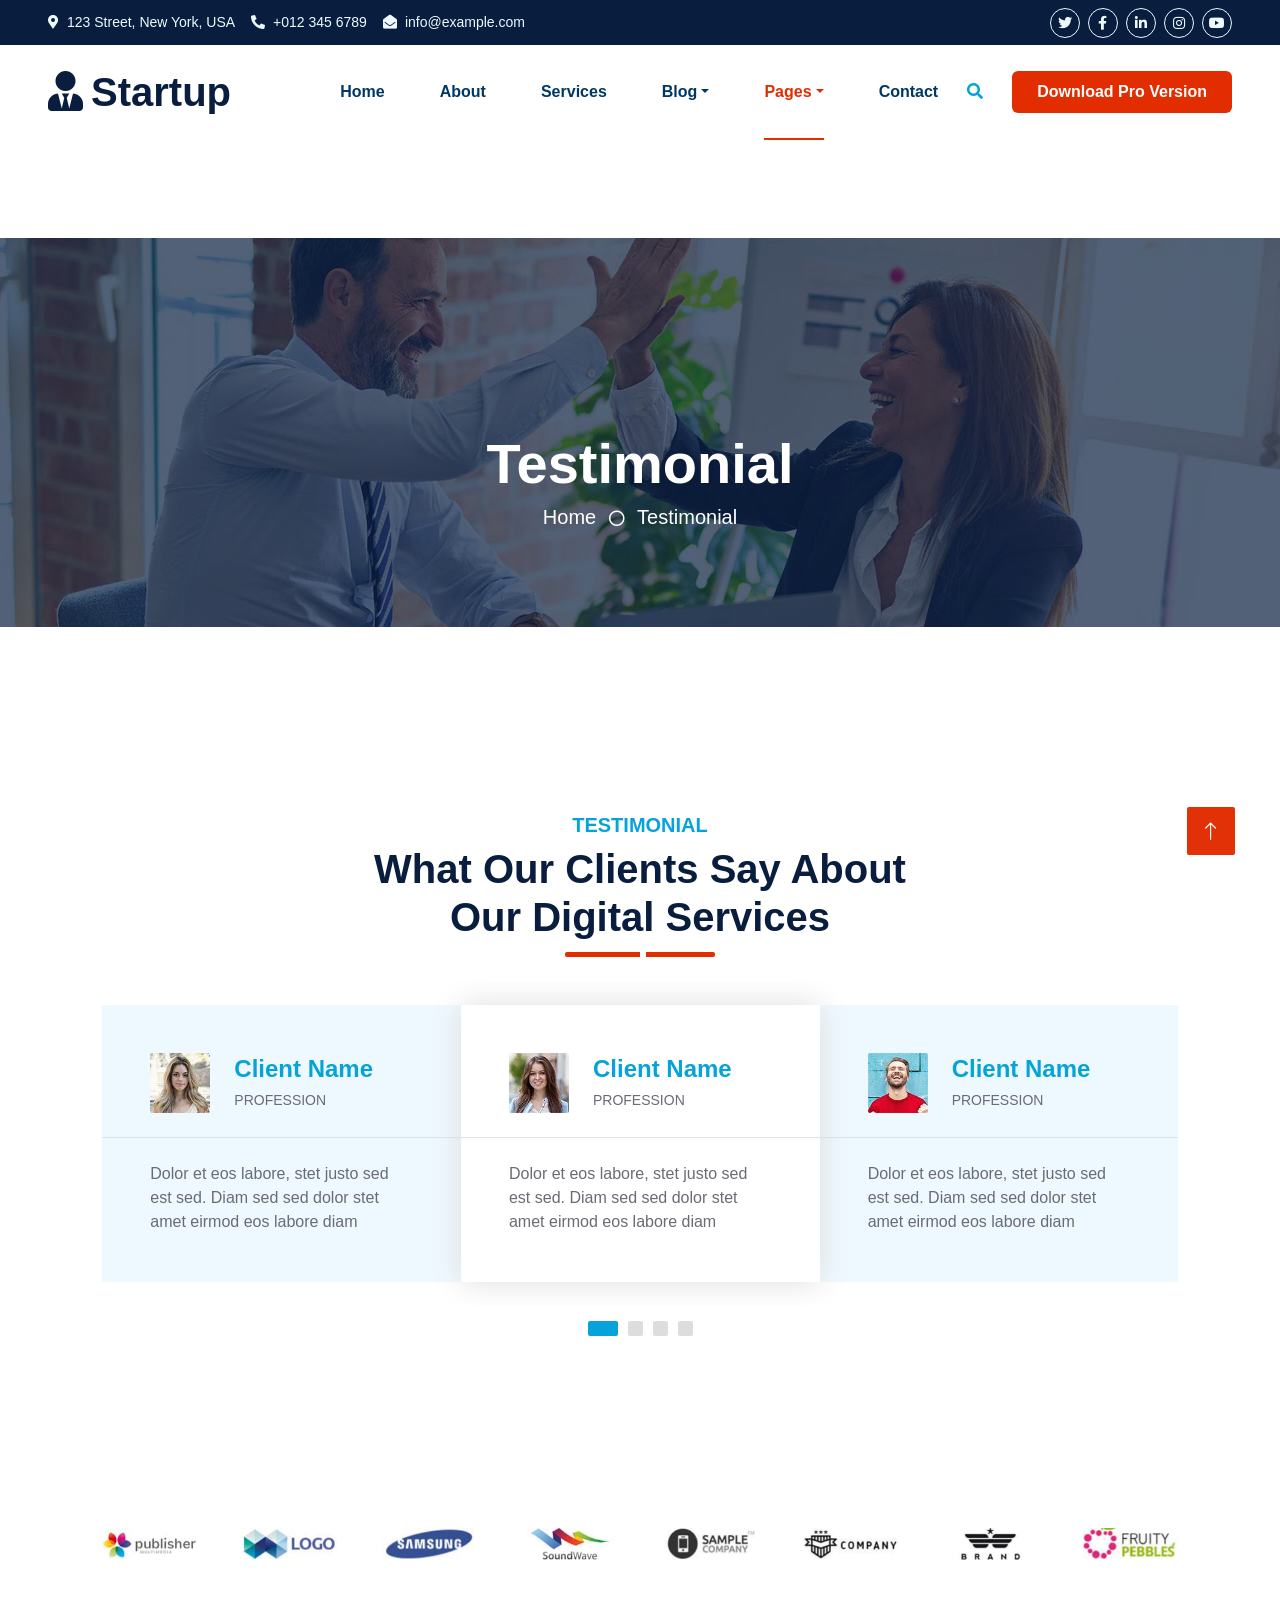
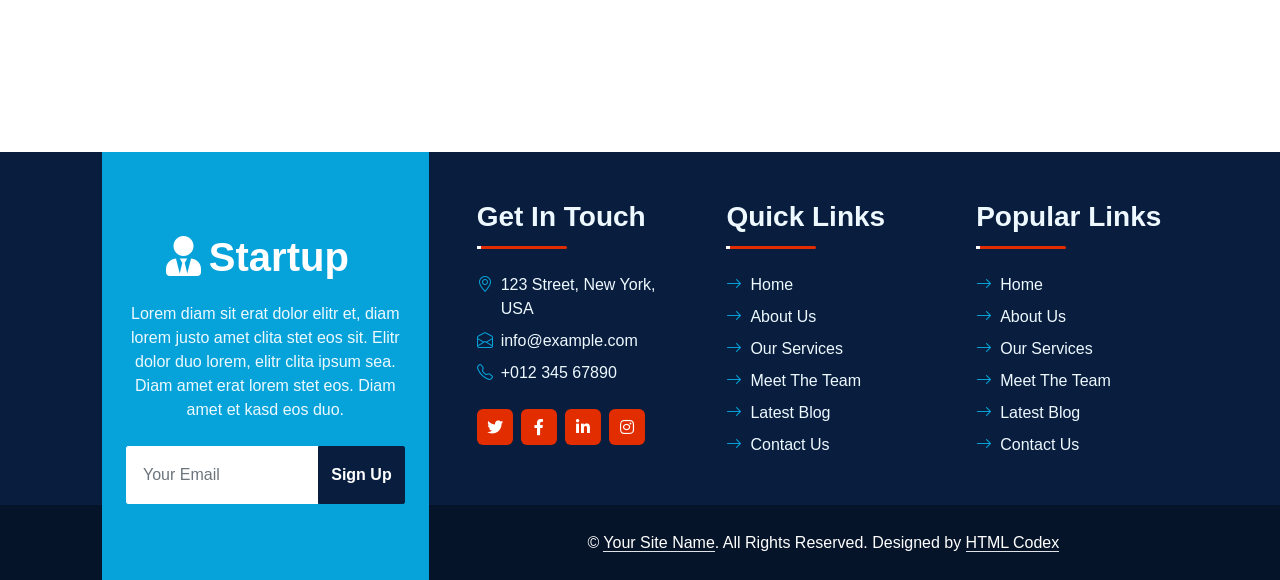
<file: Veltris_website_redesign/testimonial.html>
<!DOCTYPE html>
<html lang="en">

<head>
    <meta charset="utf-8">
    <title>Startup - Startup Website Template</title>
    <meta content="width=device-width, initial-scale=1.0" name="viewport">
    <meta content="Free HTML Templates" name="keywords">
    <meta content="Free HTML Templates" name="description">

    <!-- Favicon -->
    <link href="img/favicon.ico" rel="icon">

    <!-- Google Web Fonts -->
    <link rel="preconnect" href="https://fonts.googleapis.com">
    <link rel="preconnect" href="https://fonts.gstatic.com" crossorigin>
    <link href="https://fonts.googleapis.com/css2?family=Nunito:wght@400;600;700;800&family=Rubik:wght@400;500;600;700&display=swap" rel="stylesheet">

    <!-- Icon Font Stylesheet -->
    <link href="https://cdnjs.cloudflare.com/ajax/libs/font-awesome/5.10.0/css/all.min.css" rel="stylesheet">
    <link href="https://cdn.jsdelivr.net/npm/bootstrap-icons@1.4.1/font/bootstrap-icons.css" rel="stylesheet">

    <!-- Libraries Stylesheet -->
    <link href="lib/owlcarousel/assets/owl.carousel.min.css" rel="stylesheet">
    <link href="lib/animate/animate.min.css" rel="stylesheet">

    <!-- Customized Bootstrap Stylesheet -->
    <link href="css/bootstrap.min.css" rel="stylesheet">

    <!-- Template Stylesheet -->
    <link href="css/style.css" rel="stylesheet">
</head>

<body>
    <!-- Spinner Start -->
    <div id="spinner" class="show bg-white position-fixed translate-middle w-100 vh-100 top-50 start-50 d-flex align-items-center justify-content-center">
        <div class="spinner"></div>
    </div>
    <!-- Spinner End -->


    <!-- Topbar Start -->
    <div class="container-fluid bg-dark px-5 d-none d-lg-block">
        <div class="row gx-0">
            <div class="col-lg-8 text-center text-lg-start mb-2 mb-lg-0">
                <div class="d-inline-flex align-items-center" style="height: 45px;">
                    <small class="me-3 text-light"><i class="fa fa-map-marker-alt me-2"></i>123 Street, New York, USA</small>
                    <small class="me-3 text-light"><i class="fa fa-phone-alt me-2"></i>+012 345 6789</small>
                    <small class="text-light"><i class="fa fa-envelope-open me-2"></i>info@example.com</small>
                </div>
            </div>
            <div class="col-lg-4 text-center text-lg-end">
                <div class="d-inline-flex align-items-center" style="height: 45px;">
                    <a class="btn btn-sm btn-outline-light btn-sm-square rounded-circle me-2" href=""><i class="fab fa-twitter fw-normal"></i></a>
                    <a class="btn btn-sm btn-outline-light btn-sm-square rounded-circle me-2" href=""><i class="fab fa-facebook-f fw-normal"></i></a>
                    <a class="btn btn-sm btn-outline-light btn-sm-square rounded-circle me-2" href=""><i class="fab fa-linkedin-in fw-normal"></i></a>
                    <a class="btn btn-sm btn-outline-light btn-sm-square rounded-circle me-2" href=""><i class="fab fa-instagram fw-normal"></i></a>
                    <a class="btn btn-sm btn-outline-light btn-sm-square rounded-circle" href=""><i class="fab fa-youtube fw-normal"></i></a>
                </div>
            </div>
        </div>
    </div>
    <!-- Topbar End -->


    <!-- Navbar Start -->
    <div class="container-fluid position-relative p-0">
        <nav class="navbar navbar-expand-lg navbar-dark px-5 py-3 py-lg-0">
            <a href="index.html" class="navbar-brand p-0">
                <h1 class="m-0"><i class="fa fa-user-tie me-2"></i>Startup</h1>
            </a>
            <button class="navbar-toggler" type="button" data-bs-toggle="collapse" data-bs-target="#navbarCollapse">
                <span class="fa fa-bars"></span>
            </button>
            <div class="collapse navbar-collapse" id="navbarCollapse">
                <div class="navbar-nav ms-auto py-0">
                    <a href="index.html" class="nav-item nav-link">Home</a>
                    <a href="about.html" class="nav-item nav-link">About</a>
                    <a href="service.html" class="nav-item nav-link">Services</a>
                    <div class="nav-item dropdown">
                        <a href="#" class="nav-link dropdown-toggle" data-bs-toggle="dropdown">Blog</a>
                        <div class="dropdown-menu m-0">
                            <a href="blog.html" class="dropdown-item">Blog Grid</a>
                            <a href="detail.html" class="dropdown-item">Blog Detail</a>
                        </div>
                    </div>
                    <div class="nav-item dropdown">
                        <a href="#" class="nav-link dropdown-toggle active" data-bs-toggle="dropdown">Pages</a>
                        <div class="dropdown-menu m-0">
                            <a href="price.html" class="dropdown-item">Pricing Plan</a>
                            <a href="feature.html" class="dropdown-item">Our features</a>
                            <a href="team.html" class="dropdown-item">Team Members</a>
                            <a href="testimonial.html" class="dropdown-item active">Testimonial</a>
                            <a href="quote.html" class="dropdown-item">Free Quote</a>
                        </div>
                    </div>
                    <a href="contact.html" class="nav-item nav-link">Contact</a>
                </div>
                <butaton type="button" class="btn text-primary ms-3" data-bs-toggle="modal" data-bs-target="#searchModal"><i class="fa fa-search"></i></butaton>
                <a href="https://htmlcodex.com/startup-company-website-template" class="btn btn-primary py-2 px-4 ms-3">Download Pro Version</a>
            </div>
        </nav>

        <div class="container-fluid bg-primary py-5 bg-header" style="margin-bottom: 90px;">
            <div class="row py-5">
                <div class="col-12 pt-lg-5 mt-lg-5 text-center">
                    <h1 class="display-4 text-white animated zoomIn">Testimonial</h1>
                    <a href="" class="h5 text-white">Home</a>
                    <i class="far fa-circle text-white px-2"></i>
                    <a href="" class="h5 text-white">Testimonial</a>
                </div>
            </div>
        </div>
    </div>
    <!-- Navbar End -->


    <!-- Full Screen Search Start -->
    <div class="modal fade" id="searchModal" tabindex="-1">
        <div class="modal-dialog modal-fullscreen">
            <div class="modal-content" style="background: rgba(9, 30, 62, .7);">
                <div class="modal-header border-0">
                    <button type="button" class="btn bg-white btn-close" data-bs-dismiss="modal" aria-label="Close"></button>
                </div>
                <div class="modal-body d-flex align-items-center justify-content-center">
                    <div class="input-group" style="max-width: 600px;">
                        <input type="text" class="form-control bg-transparent border-primary p-3" placeholder="Type search keyword">
                        <button class="btn btn-primary px-4"><i class="bi bi-search"></i></button>
                    </div>
                </div>
            </div>
        </div>
    </div>
    <!-- Full Screen Search End -->


    <!-- Testimonial Start -->
    <div class="container-fluid py-5 wow fadeInUp" data-wow-delay="0.1s">
        <div class="container py-5">
            <div class="section-title text-center position-relative pb-3 mb-4 mx-auto" style="max-width: 600px;">
                <h5 class="fw-bold text-primary text-uppercase">Testimonial</h5>
                <h1 class="mb-0">What Our Clients Say About Our Digital Services</h1>
            </div>
            <div class="owl-carousel testimonial-carousel wow fadeInUp" data-wow-delay="0.6s">
                <div class="testimonial-item bg-light my-4">
                    <div class="d-flex align-items-center border-bottom pt-5 pb-4 px-5">
                        <img class="img-fluid rounded" src="img/testimonial-1.jpg" style="width: 60px; height: 60px;" >
                        <div class="ps-4">
                            <h4 class="text-primary mb-1">Client Name</h4>
                            <small class="text-uppercase">Profession</small>
                        </div>
                    </div>
                    <div class="pt-4 pb-5 px-5">
                        Dolor et eos labore, stet justo sed est sed. Diam sed sed dolor stet amet eirmod eos labore diam
                    </div>
                </div>
                <div class="testimonial-item bg-light my-4">
                    <div class="d-flex align-items-center border-bottom pt-5 pb-4 px-5">
                        <img class="img-fluid rounded" src="img/testimonial-2.jpg" style="width: 60px; height: 60px;" >
                        <div class="ps-4">
                            <h4 class="text-primary mb-1">Client Name</h4>
                            <small class="text-uppercase">Profession</small>
                        </div>
                    </div>
                    <div class="pt-4 pb-5 px-5">
                        Dolor et eos labore, stet justo sed est sed. Diam sed sed dolor stet amet eirmod eos labore diam
                    </div>
                </div>
                <div class="testimonial-item bg-light my-4">
                    <div class="d-flex align-items-center border-bottom pt-5 pb-4 px-5">
                        <img class="img-fluid rounded" src="img/testimonial-3.jpg" style="width: 60px; height: 60px;" >
                        <div class="ps-4">
                            <h4 class="text-primary mb-1">Client Name</h4>
                            <small class="text-uppercase">Profession</small>
                        </div>
                    </div>
                    <div class="pt-4 pb-5 px-5">
                        Dolor et eos labore, stet justo sed est sed. Diam sed sed dolor stet amet eirmod eos labore diam
                    </div>
                </div>
                <div class="testimonial-item bg-light my-4">
                    <div class="d-flex align-items-center border-bottom pt-5 pb-4 px-5">
                        <img class="img-fluid rounded" src="img/testimonial-4.jpg" style="width: 60px; height: 60px;" >
                        <div class="ps-4">
                            <h4 class="text-primary mb-1">Client Name</h4>
                            <small class="text-uppercase">Profession</small>
                        </div>
                    </div>
                    <div class="pt-4 pb-5 px-5">
                        Dolor et eos labore, stet justo sed est sed. Diam sed sed dolor stet amet eirmod eos labore diam
                    </div>
                </div>
            </div>
        </div>
    </div>
    <!-- Testimonial End -->


    <!-- Vendor Start -->
    <div class="container-fluid py-5 wow fadeInUp" data-wow-delay="0.1s">
        <div class="container py-5 mb-5">
            <div class="bg-white">
                <div class="owl-carousel vendor-carousel">
                    <img src="img/vendor-1.jpg" alt="">
                    <img src="img/vendor-2.jpg" alt="">
                    <img src="img/vendor-3.jpg" alt="">
                    <img src="img/vendor-4.jpg" alt="">
                    <img src="img/vendor-5.jpg" alt="">
                    <img src="img/vendor-6.jpg" alt="">
                    <img src="img/vendor-7.jpg" alt="">
                    <img src="img/vendor-8.jpg" alt="">
                    <img src="img/vendor-9.jpg" alt="">
                </div>
            </div>
        </div>
    </div>
    <!-- Vendor End -->
    

    <!-- Footer Start -->
    <div class="container-fluid bg-dark text-light mt-5 wow fadeInUp" data-wow-delay="0.1s">
        <div class="container">
            <div class="row gx-5">
                <div class="col-lg-4 col-md-6 footer-about">
                    <div class="d-flex flex-column align-items-center justify-content-center text-center h-100 bg-primary p-4">
                        <a href="index.html" class="navbar-brand">
                            <h1 class="m-0 text-white"><i class="fa fa-user-tie me-2"></i>Startup</h1>
                        </a>
                        <p class="mt-3 mb-4">Lorem diam sit erat dolor elitr et, diam lorem justo amet clita stet eos sit. Elitr dolor duo lorem, elitr clita ipsum sea. Diam amet erat lorem stet eos. Diam amet et kasd eos duo.</p>
                        <form action="">
                            <div class="input-group">
                                <input type="text" class="form-control border-white p-3" placeholder="Your Email">
                                <button class="btn btn-dark">Sign Up</button>
                            </div>
                        </form>
                    </div>
                </div>
                <div class="col-lg-8 col-md-6">
                    <div class="row gx-5">
                        <div class="col-lg-4 col-md-12 pt-5 mb-5">
                            <div class="section-title section-title-sm position-relative pb-3 mb-4">
                                <h3 class="text-light mb-0">Get In Touch</h3>
                            </div>
                            <div class="d-flex mb-2">
                                <i class="bi bi-geo-alt text-primary me-2"></i>
                                <p class="mb-0">123 Street, New York, USA</p>
                            </div>
                            <div class="d-flex mb-2">
                                <i class="bi bi-envelope-open text-primary me-2"></i>
                                <p class="mb-0">info@example.com</p>
                            </div>
                            <div class="d-flex mb-2">
                                <i class="bi bi-telephone text-primary me-2"></i>
                                <p class="mb-0">+012 345 67890</p>
                            </div>
                            <div class="d-flex mt-4">
                                <a class="btn btn-primary btn-square me-2" href="#"><i class="fab fa-twitter fw-normal"></i></a>
                                <a class="btn btn-primary btn-square me-2" href="#"><i class="fab fa-facebook-f fw-normal"></i></a>
                                <a class="btn btn-primary btn-square me-2" href="#"><i class="fab fa-linkedin-in fw-normal"></i></a>
                                <a class="btn btn-primary btn-square" href="#"><i class="fab fa-instagram fw-normal"></i></a>
                            </div>
                        </div>
                        <div class="col-lg-4 col-md-12 pt-0 pt-lg-5 mb-5">
                            <div class="section-title section-title-sm position-relative pb-3 mb-4">
                                <h3 class="text-light mb-0">Quick Links</h3>
                            </div>
                            <div class="link-animated d-flex flex-column justify-content-start">
                                <a class="text-light mb-2" href="#"><i class="bi bi-arrow-right text-primary me-2"></i>Home</a>
                                <a class="text-light mb-2" href="#"><i class="bi bi-arrow-right text-primary me-2"></i>About Us</a>
                                <a class="text-light mb-2" href="#"><i class="bi bi-arrow-right text-primary me-2"></i>Our Services</a>
                                <a class="text-light mb-2" href="#"><i class="bi bi-arrow-right text-primary me-2"></i>Meet The Team</a>
                                <a class="text-light mb-2" href="#"><i class="bi bi-arrow-right text-primary me-2"></i>Latest Blog</a>
                                <a class="text-light" href="#"><i class="bi bi-arrow-right text-primary me-2"></i>Contact Us</a>
                            </div>
                        </div>
                        <div class="col-lg-4 col-md-12 pt-0 pt-lg-5 mb-5">
                            <div class="section-title section-title-sm position-relative pb-3 mb-4">
                                <h3 class="text-light mb-0">Popular Links</h3>
                            </div>
                            <div class="link-animated d-flex flex-column justify-content-start">
                                <a class="text-light mb-2" href="#"><i class="bi bi-arrow-right text-primary me-2"></i>Home</a>
                                <a class="text-light mb-2" href="#"><i class="bi bi-arrow-right text-primary me-2"></i>About Us</a>
                                <a class="text-light mb-2" href="#"><i class="bi bi-arrow-right text-primary me-2"></i>Our Services</a>
                                <a class="text-light mb-2" href="#"><i class="bi bi-arrow-right text-primary me-2"></i>Meet The Team</a>
                                <a class="text-light mb-2" href="#"><i class="bi bi-arrow-right text-primary me-2"></i>Latest Blog</a>
                                <a class="text-light" href="#"><i class="bi bi-arrow-right text-primary me-2"></i>Contact Us</a>
                            </div>
                        </div>
                    </div>
                </div>
            </div>
        </div>
    </div>
    <div class="container-fluid text-white" style="background: #061429;">
        <div class="container text-center">
            <div class="row justify-content-end">
                <div class="col-lg-8 col-md-6">
                    <div class="d-flex align-items-center justify-content-center" style="height: 75px;">
                        <p class="mb-0">&copy; <a class="text-white border-bottom" href="#">Your Site Name</a>. All Rights Reserved. 
						
						<!--/*** This template is free as long as you keep the footer author’s credit link/attribution link/backlink. If you'd like to use the template without the footer author’s credit link/attribution link/backlink, you can purchase the Credit Removal License from "https://htmlcodex.com/credit-removal". Thank you for your support. ***/-->
						Designed by <a class="text-white border-bottom" href="https://htmlcodex.com">HTML Codex</a></p>
                    </div>
                </div>
            </div>
        </div>
    </div>
    <!-- Footer End -->


    <!-- Back to Top -->
    <a href="#" class="btn btn-lg btn-primary btn-lg-square rounded back-to-top"><i class="bi bi-arrow-up"></i></a>


    <!-- JavaScript Libraries -->
    <script src="https://code.jquery.com/jquery-3.4.1.min.js"></script>
    <script src="https://cdn.jsdelivr.net/npm/bootstrap@5.0.0/dist/js/bootstrap.bundle.min.js"></script>
    <script src="lib/wow/wow.min.js"></script>
    <script src="lib/easing/easing.min.js"></script>
    <script src="lib/waypoints/waypoints.min.js"></script>
    <script src="lib/counterup/counterup.min.js"></script>
    <script src="lib/owlcarousel/owl.carousel.min.js"></script>

    <!-- Template Javascript -->
    <script src="js/main.js"></script>
</body>

</html>
</file>
<file: Veltris_website_redesign/css/style.css>
/********** Template CSS **********/
:root {
    --primary: #06A3DA;
    --secondary: #34AD54;
    --light: #EEF9FF;
    --dark: #091E3E;
}
body{
    font-family: "Open Sans", sans-serif !important;
}

/*** Spinner ***/
.spinner {
    width: 40px;
    height: 40px;
    background: var(--primary);
    margin: 100px auto;
    -webkit-animation: sk-rotateplane 1.2s infinite ease-in-out;
    animation: sk-rotateplane 1.2s infinite ease-in-out;
}

@-webkit-keyframes sk-rotateplane {
    0% {
        -webkit-transform: perspective(120px)
    }
    50% {
        -webkit-transform: perspective(120px) rotateY(180deg)
    }
    100% {
        -webkit-transform: perspective(120px) rotateY(180deg) rotateX(180deg)
    }
}

@keyframes sk-rotateplane {
    0% {
        transform: perspective(120px) rotateX(0deg) rotateY(0deg);
        -webkit-transform: perspective(120px) rotateX(0deg) rotateY(0deg)
    }
    50% {
        transform: perspective(120px) rotateX(-180.1deg) rotateY(0deg);
        -webkit-transform: perspective(120px) rotateX(-180.1deg) rotateY(0deg)
    }
    100% {
        transform: perspective(120px) rotateX(-180deg) rotateY(-179.9deg);
        -webkit-transform: perspective(120px) rotateX(-180deg) rotateY(-179.9deg);
    }
}

#spinner {
    opacity: 0;
    visibility: hidden;
    transition: opacity .5s ease-out, visibility 0s linear .5s;
    z-index: 99999;
}

#spinner.show {
    transition: opacity .5s ease-out, visibility 0s linear 0s;
    visibility: visible;
    opacity: 1;
}


/*** Heading ***/
h1,
h2,
.fw-bold {
    font-weight: 600 !important;
}

h3,
h4,
.fw-semi-bold {
    font-weight: 700 !important;
}

h5,
h6,
.fw-medium {
    font-weight: 600 !important;
}


/*** Button ***/
.btn {
    font-family: 'Open Sans', sans-serif;
    font-weight: 600;
    transition: .5s;
}

.btn-primary,
.btn-secondary {
    color: #FFFFFF;
    box-shadow: inset 0 0 0 50px transparent;
    background: #e22d00!important;
    border-color:  #ffffff00!important;
    border-radius: 6px;
}

.btn-primary:hover {
    color: #e22d00;
    box-shadow: inset 0 0 0 50px transparent;
    background: #ffffff!important;
    border-color:  #e22d00!important;
    border-radius: 6px;
}

/*.btn-secondary:hover {
    box-shadow: inset 0 0 0 0 var(--secondary);
}*/

.btn-square {
    width: 36px;
    height: 36px;
}

.btn-sm-square {
    width: 30px;
    height: 30px;
}

.btn-lg-square {
    width: 48px;
    height: 48px;
}

.btn-square,
.btn-sm-square,
.btn-lg-square {
    padding-left: 0;
    padding-right: 0;
    text-align: center;
}


/* Sticky Banner */
.top-banner {
  position: sticky;
  top: 0;
  z-index: 999;
  background: #0b3b75;
  padding: 12px 20px;
  width: 100%;
  animation: slideDown 0.6s ease;
}

/* Slide animation */
@keyframes slideDown {
  from {
    transform: translateY(-100%);
    opacity: 0;
  }
  to {
    transform: translateY(0);
    opacity: 1;
  }
}

/* Layout */
.banner-content {
  max-width: 1380px;
  margin: auto;
  display: flex;
  align-items: center;
  justify-content: space-between;
  gap: 20px;
}

/* Text */
.banner-content p {
  color: #cfe3ff;
  font-size: 15px;
  line-height: 1.5;
}

.banner-content strong {
  color: #fff;
}

/* Actions (button + close) */
.banner-actions {
  display: flex;
  align-items: center;
  gap: 15px;
}

/* Button */
.banner-btn {
  background: #19b5d1;
  color: #ffffff;
  padding: 10px 18px;
  border-radius: 8px;
  text-decoration: none;
  font-size: 14px;
  transition: 0.3s;
  white-space: nowrap;
  font-weight: 700;
}

.banner-btn:hover {
  background: #14a2bc;
  color: #fff;
}

/* Close Button */
.close-btn {
  color: #fff;
  font-size: 18px;
  cursor: pointer;
  opacity: 0.7;
  transition: 0.3s;
}

.close-btn:hover {
  opacity: 1;
}



/* Responsive */
@media (max-width: 768px) {
  .banner-content {
    flex-direction: column;
    text-align: center;
  }

  .banner-actions {
    justify-content: center;
  }
}





/*** Navbar ***/
.navbar-dark .navbar-nav .nav-link {
    font-family: 'Open Sans', sans-serif;
    position: relative;
    margin-left: 55px;
    padding: 35px 0;
    color: #003865;
    font-size: 16px;
    font-weight: 600;
    outline: none;
    transition: .5s;
}

.sticky-top.navbar-dark .navbar-nav .nav-link {
    padding: 20px 0;
    color: #003865;
}
.navbar-dark .navbar-nav .nav-link {
    color: #003865;
}
.navbar-dark .navbar-nav .show>.nav-link, .navbar-dark .navbar-nav .nav-link.active{
    color: #e22d00;
}

.navbar-dark .navbar-nav .nav-link:hover,
.navbar-dark .navbar-nav .nav-link.active {
    color: #e22d00;
}

.navbar-dark .navbar-brand img {
    width: 182px;
}

.navbar-dark .navbar-toggler {
    color: var(--primary) !important;
    border-color: var(--primary) !important;
}


@media (max-width: 991.98px) {
    .sticky-top.navbar-dark {
        position: relative;
        background: #FFFFFF;
    }

    .navbar-dark .navbar-nav .nav-link,
    .navbar-dark .navbar-nav .nav-link.show,
    .sticky-top.navbar-dark .navbar-nav .nav-link {
        padding: 10px 0;
        color: var(--dark);
    }

    .navbar-dark .navbar-brand h1 {
        color: var(--primary);
    }

}

@media (min-width: 992px) {
    .navbar-dark {
        position: relative;
        width: 100%;
        top: 0;
        left: 0;
        background: #FFFFFF;
        border-bottom: 1px solid rgba(256, 256, 256, .1);
        z-index: 999;
                
    }
    .navbar-dark .navbar-brand img {
    width: 300px;
}
    .sticky-top.navbar-dark {
        position: fixed;
        background: #FFFFFF;
    }

    .navbar-dark .navbar-nav .nav-link::before {
        position: absolute;
        content: "";
        width: 0;
        height: 2px;
        bottom: -1px;
        left: 50%;
        background: #e22d00;
        transition: .5s;
    }

    .navbar-dark .navbar-nav .nav-link:hover::before,
    .navbar-dark .navbar-nav .nav-link.active::before {
        width: 100%;
        left: 0;
    }

    .navbar-dark .navbar-nav .nav-link.nav-contact::before {
        display: none;
    }

    .sticky-top.navbar-dark .navbar-brand h1 {
        color: var(--primary);
    }
}


/*** Carousel ***/
.carousel-caption {
    top: 0;
    left: 0;
    right: 0;
    bottom: 0;
    background: rgba(9, 30, 62, .7);
    z-index: 1;
}

 .carousel-caption h5 {
        font-size: 14px;
        font-weight: 500 !important;
    }

    .carousel-caption h1 {
        font-size: 50px;
        font-weight: 800 !important;
    }

    .carousel-caption h1 span{
        color: #00b5e2;
    }

@media (max-width: 576px) {
    .carousel-caption h5 {
        font-size: 14px;
        font-weight: 500 !important;
    }

    .carousel-caption h1 {
        font-size: 30px;
        font-weight: 600 !important;
    }
}

.carousel-control-prev,
.carousel-control-next {
    width: 10%;
}

.carousel-control-prev-icon,
.carousel-control-next-icon {
    width: 3rem;
    height: 3rem;
}

/*** Recognised Start ***/
/* SECTION */
.awards {
  padding: 20px 20px;
  background: #ffffff;
  text-align: center;
  font-family: 'Open Sans', sans-serif;
}
.award-img img{
    width: 182px;
}
/* Container */
.container {
  max-width: 1100px;
  margin: auto;
}

/* Heading */
.awards h2 {
  font-size: 40px;
  color: #0b3b75;
  margin-bottom: 10px;
}

.awards h2::before {
    position: absolute;
    content: "";
    width: 150px;
    height: 5px;
    left: 0;
    bottom: 0;
    background: var(--primary);
    border-radius: 2px;
}

.subtitle {
  color: #6c7a89;
  margin-bottom: 40px;
}

/* Grid */
.awards-grid {
  display: grid;
  grid-template-columns: repeat(2, 1fr);
  gap: 30px;
}

/* Card */
.award-card {
  background: #EEF9FF;
  padding: 30px;
  border-radius: 16px;
  transition: 0.3s;
}

/* Hover Effect */
.award-card:hover {
  transform: translateY(-8px);
  box-shadow: 0 5px 15px rgba(0,0,0,0.1);
}

/* Image */
.award-card img {
  width: 260px;
  margin-bottom: 15px;
}

/* Text */
.award-card h3 {
  font-size: 26px;
  color: 003865;
}

.award-card p {
  font-size: 18px;
  color: #e22d00;
}

/* 📱 Mobile */
@media (max-width: 768px) {
  .awards-grid {
    grid-template-columns: 1fr;
  }
}
/*** Recognised Start ***/









/*** Section Title ***/
.section-title::before {
    position: absolute;
    content: "";
    width: 150px;
    height: 5px;
    left: 0;
    bottom: 0;
    background: #e22d00;
    border-radius: 2px;
}

.section-title.text-center::before {
    left: 50%;
    margin-left: -75px;
}

.section-title.section-title-sm::before {
    width: 90px;
    height: 3px;
}
.section-title h1 strong{
color: #e22d00;
}

.section-title::after {
    position: absolute;
    content: "";
    width: 6px;
    height: 5px;
    bottom: 0px;
    background: #FFFFFF;
    -webkit-animation: section-title-run 5s infinite linear;
    animation: section-title-run 5s infinite linear;
}

.section-title.section-title-sm::after {
    width: 4px;
    height: 3px;
}

.section-title.text-center::after {
    -webkit-animation: section-title-run-center 5s infinite linear;
    animation: section-title-run-center 5s infinite linear;
}

.section-title.section-title-sm::after {
    -webkit-animation: section-title-run-sm 5s infinite linear;
    animation: section-title-run-sm 5s infinite linear;
}

@-webkit-keyframes section-title-run {
    0% {left: 0; } 50% { left : 145px; } 100% { left: 0; }
}

@-webkit-keyframes section-title-run-center {
    0% { left: 50%; margin-left: -75px; } 50% { left : 50%; margin-left: 45px; } 100% { left: 50%; margin-left: -75px; }
}

@-webkit-keyframes section-title-run-sm {
    0% {left: 0; } 50% { left : 85px; } 100% { left: 0; }
}



/* Fun Facts */

.fun-facts {
	margin-top: 140px;
	background-image: url(../img/fun-facts-bg.jpg);
	background-position: center center;
	background-repeat: no-repeat;
	background-size: cover;
	background-attachment: fixed;
	padding: 140px 0px;
	color: #fff;
}

.fun-facts span {
	text-transform: uppercase;
	font-size: 15px;
	color: #fff;
	letter-spacing: 1px;
	margin-bottom: 10px;
	display: block;
}

.fun-facts h2 {
	font-size: 35px;
	font-weight: 600;
	margin-bottom: 35px;
    color: #ffffff!important;
}

.fun-facts h2 strong {
    color: #00b5e2!important;
}

.fun-facts em {
	font-style: normal;
	color: #a4c639;
}

.fun-facts p {
	color: #fff;
	margin-bottom: 40px;
}

.fun-facts .left-content {
	margin-right: 45px;
}

.count-area-content {
	text-align: center;
	background-color: rgba(250,250,250,0.1);
	padding: 25px 30px 35px 30px;
	margin: 15px 0px;
}

.count-digit {
    margin: 5px 0px;
    color: #00b5e2;
    font-weight: 700;
    font-size: 36px;
}
.count-title {
    font-size: 16px;
    font-weight: 600;
    color: #fff;
    letter-spacing: 0.5px;
}








/*** Service ***/
.service-item {
    position: relative;
    height: 300px;
    padding: 0 30px;
    transition: .5s;
}

.service-item .service-icon {
    margin-bottom: 30px;
    width: 60px;
    height: 60px;
    display: flex;
    align-items: center;
    justify-content: center;
    background: var(--primary);
    border-radius: 2px;
    transform: rotate(-45deg);
}

.service-item .service-icon i {
    transform: rotate(45deg);
}

.service-item a.btn {
    position: absolute;
    width: 60px;
    bottom: -48px;
    left: 50%;
    margin-left: -30px;
    opacity: 0;
}

.service-item:hover a.btn {
    bottom: -24px;
    opacity: 1;
}


/*** Testimonial ***/
.testimonial-carousel .owl-dots {
    margin-top: 15px;
    display: flex;
    align-items: flex-end;
    justify-content: center;
}

.testimonial-carousel .owl-dot {
    position: relative;
    display: inline-block;
    margin: 0 5px;
    width: 15px;
    height: 15px;
    background: #DDDDDD;
    border-radius: 2px;
    transition: .5s;
}

.testimonial-carousel .owl-dot.active {
    width: 30px;
    background: var(--primary);
}

.testimonial-carousel .owl-item.center {
    position: relative;
    z-index: 1;
}

.testimonial-carousel .owl-item .testimonial-item {
    transition: .5s;
}

.testimonial-carousel .owl-item.center .testimonial-item {
    background: #FFFFFF !important;
    box-shadow: 0 0 30px #DDDDDD;
}


/*** Team ***/
.team-item {
    transition: .5s;
}

.team-social {
    position: absolute;
    width: 100%;
    height: 100%;
    top: 0;
    left: 0;
    display: flex;
    align-items: center;
    justify-content: center;
    transition: .5s;
}

.team-social a.btn {
    position: relative;
    margin: 0 3px;
    margin-top: 100px;
    opacity: 0;
}

.team-item:hover {
    box-shadow: 0 0 30px #DDDDDD;
}

.team-item:hover .team-social {
    background: rgba(9, 30, 62, .7);
}

.team-item:hover .team-social a.btn:first-child {
    opacity: 1;
    margin-top: 0;
    transition: .3s 0s;
}

.team-item:hover .team-social a.btn:nth-child(2) {
    opacity: 1;
    margin-top: 0;
    transition: .3s .05s;
}

.team-item:hover .team-social a.btn:nth-child(3) {
    opacity: 1;
    margin-top: 0;
    transition: .3s .1s;
}

.team-item:hover .team-social a.btn:nth-child(4) {
    opacity: 1;
    margin-top: 0;
    transition: .3s .15s;
}

.team-item .team-img img,
.blog-item .blog-img img  {
    transition: .5s;
}

.team-item:hover .team-img img,
.blog-item:hover .blog-img img {
    transform: scale(1.15);
}


/*** Miscellaneous ***/
@media (min-width: 991.98px) {
    .facts {
        position: relative;
        margin-top: -75px;
        z-index: 1;
    }
}

.back-to-top {
    position: fixed;
    display: none;
    right: 45px;
    bottom: 45px;
    z-index: 99;
}

.bg-header {
    background: linear-gradient(rgba(9, 30, 62, .7), rgba(9, 30, 62, .7)), url(../img/carousel-1.jpg) center center no-repeat;
    background-size: cover;
    margin-top: 98px;
}

.link-animated a {
    transition: .5s;
}

.link-animated a:hover {
    padding-left: 10px;
}

@media (min-width: 767.98px) {
    .footer-about {
        margin-bottom: -75px;
    }
}
</file>
